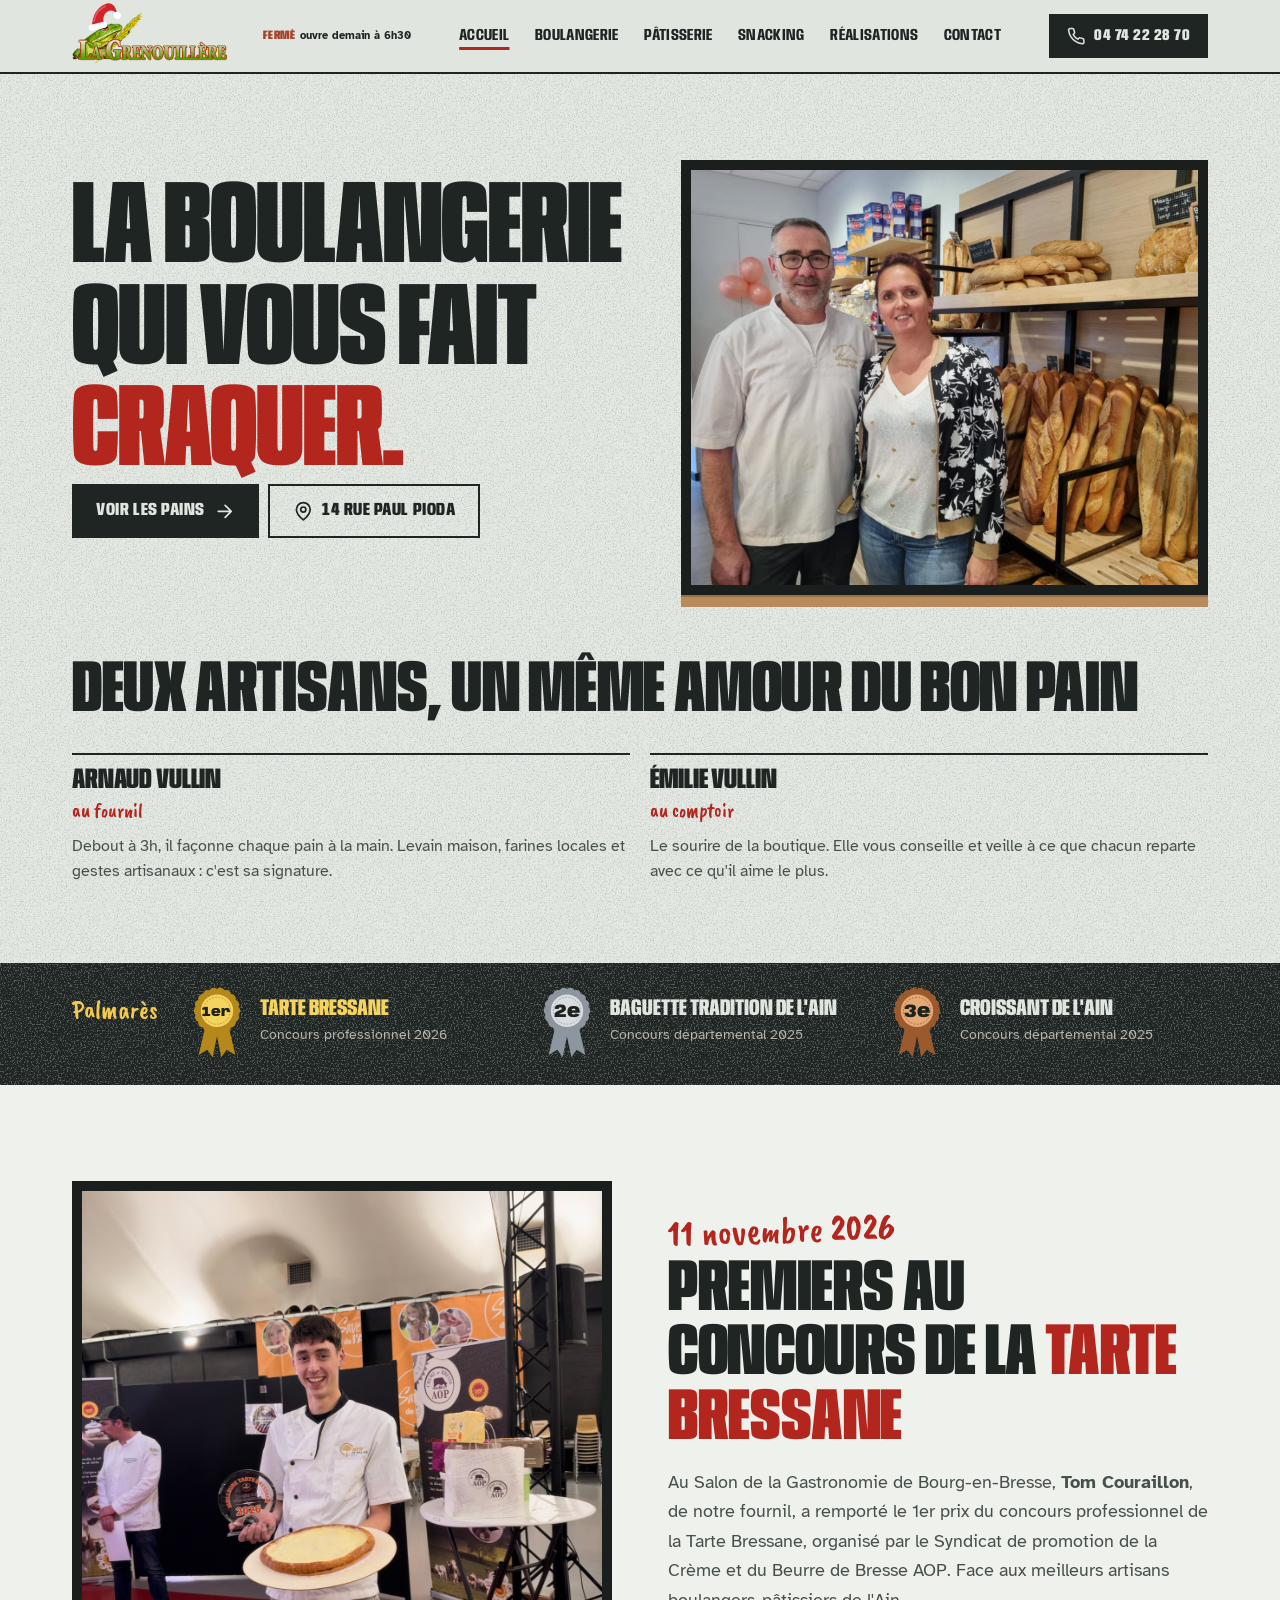
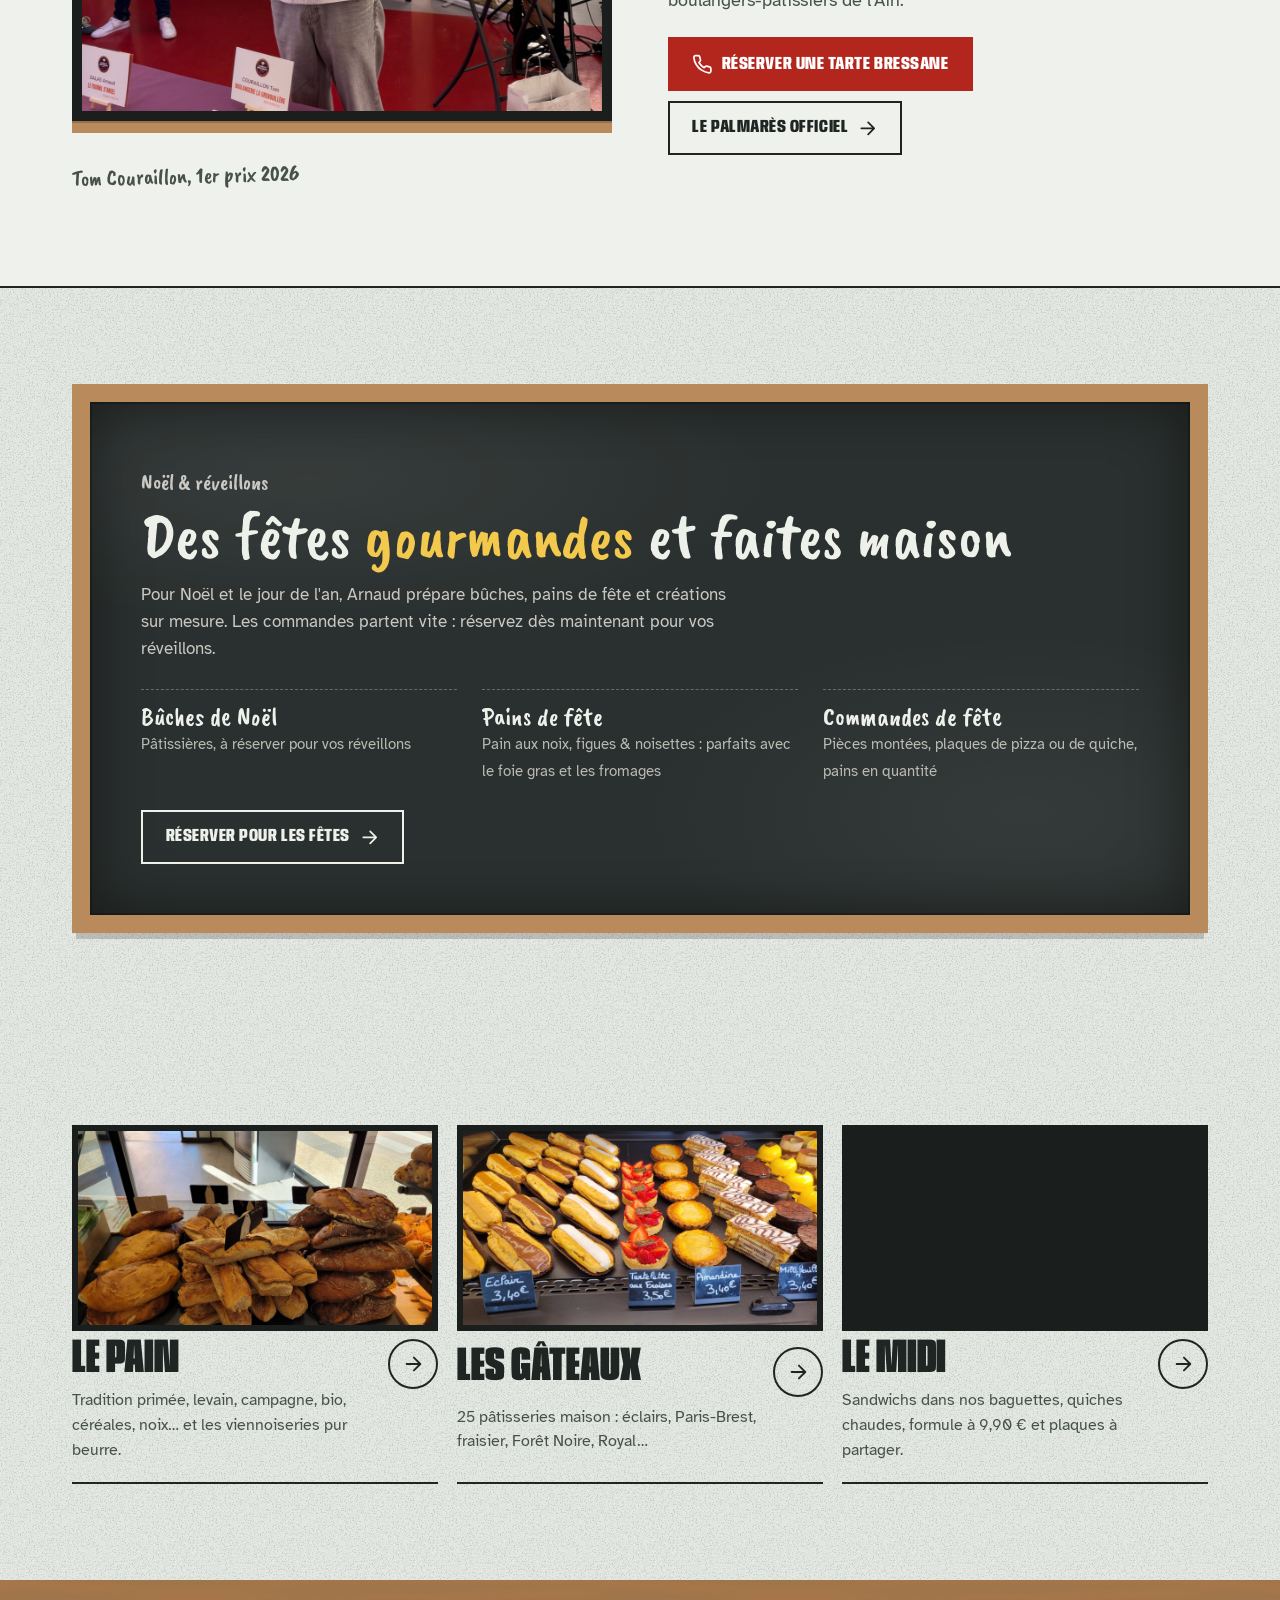
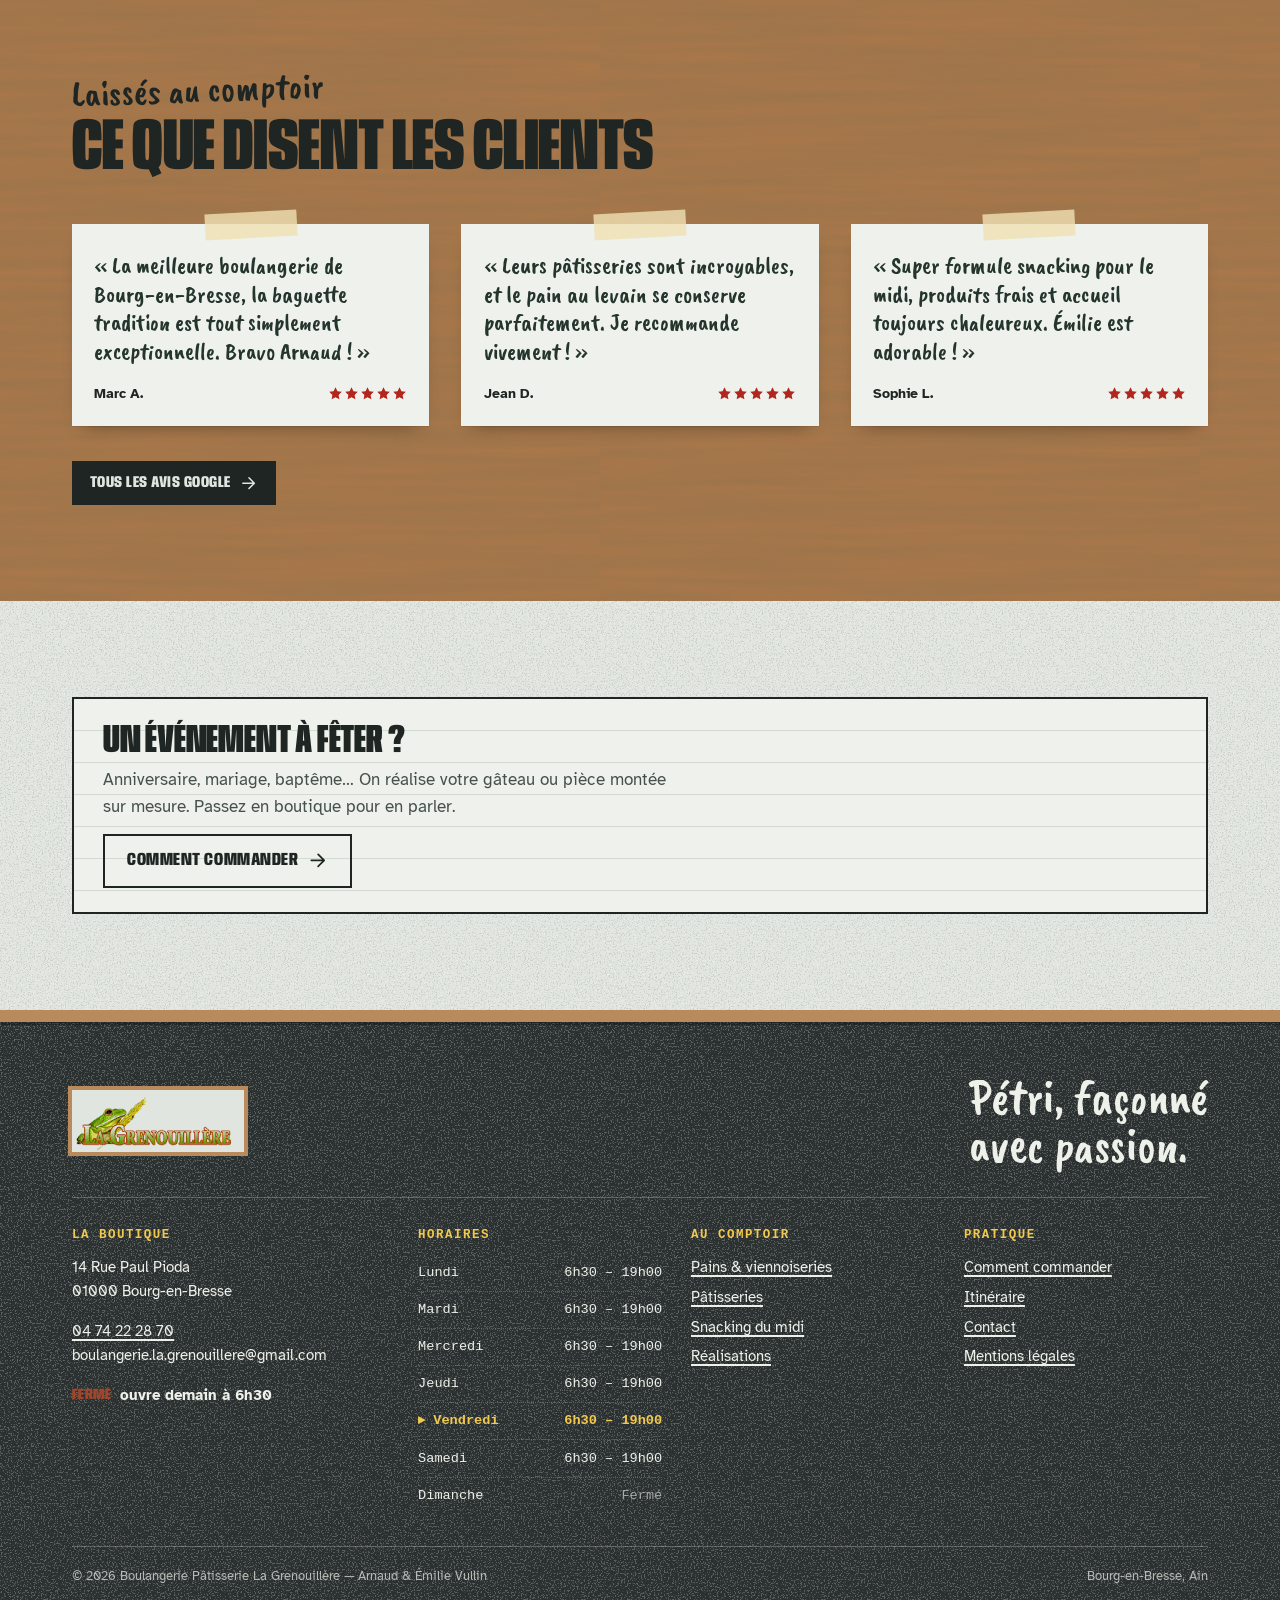
<file: index.html>
<!DOCTYPE html>
<html lang="fr" class="sans-js">

<head>
  <meta charset="UTF-8">
  <meta name="viewport" content="width=device-width, initial-scale=1, viewport-fit=cover">
  <title>Boulangerie Pâtisserie La Grenouillère — Artisan boulanger à Bourg-en-Bresse</title>
  <meta name="description"
    content="Boulangerie pâtisserie artisanale à Bourg-en-Bresse, tenue par Arnaud et Émilie Vullin. 1er prix du concours de la Tarte Bressane 2026, 2ème Baguette Tradition et 3ème Croissant de l'Ain 2025.">
  <meta name="robots" content="index, follow">
  <link rel="canonical" href="https://boulangerie-bourgenbresse.fr/">
  <meta name="theme-color" content="#F2ECE0">
  <meta name="format-detection" content="telephone=no">
  <link rel="icon" href="images/logo-grenouille.png" type="image/png">
  <link rel="apple-touch-icon" href="images/logo-grenouille.png">
  <meta property="og:title" content="Boulangerie Pâtisserie La Grenouillère — Artisan boulanger à Bourg-en-Bresse">
  <meta property="og:description"
    content="Boulangerie pâtisserie artisanale à Bourg-en-Bresse, tenue par Arnaud et Émilie Vullin. 1er prix du concours de la Tarte Bressane 2026, 2ème Baguette Tradition et 3ème Croissant de l'Ain 2025.">
  <meta property="og:type" content="website">
  <meta property="og:url" content="https://boulangerie-bourgenbresse.fr/">
  <meta property="og:image" content="https://boulangerie-bourgenbresse.fr/images/patron.png">
  <meta property="og:locale" content="fr_FR">
  <meta name="twitter:card" content="summary_large_image">
  <link rel="preconnect" href="https://fonts.googleapis.com">
  <link rel="preconnect" href="https://fonts.gstatic.com" crossorigin>
  <link rel="stylesheet"
    href="https://fonts.googleapis.com/css2?family=Anybody:wdth,wght@50..150,700..900&family=Atkinson+Hyperlegible:ital,wght@0,400;0,700;1,400&family=Caveat+Brush&display=swap">
  <link rel="preload" as="image" href="images/patron.png" fetchpriority="high">
  <link rel="stylesheet" href="style.css">
  <script src="js/saisons.js"></script>
  <script type="application/ld+json">
{
  "@context": "https://schema.org",
  "@type": "Bakery",
  "name": "Boulangerie Pâtisserie La Grenouillère",
  "description": "Boulangerie pâtisserie artisanale tenue par Arnaud et Émilie Vullin à Bourg-en-Bresse. 1er prix du concours de la Tarte Bressane 2026, 2ème Baguette Tradition et 3ème Croissant de l'Ain 2025.",
  "url": "https://boulangerie-bourgenbresse.fr/",
  "telephone": "+33474222870",
  "email": "boulangerie.la.grenouillere@gmail.com",
  "image": "https://boulangerie-bourgenbresse.fr/images/patron.png",
  "logo": "https://boulangerie-bourgenbresse.fr/images/logo-grenouille.png",
  "priceRange": "€",
  "servesCuisine": ["Boulangerie", "Pâtisserie française"],
  "address": { "@type": "PostalAddress", "streetAddress": "14 Rue Paul Pioda", "addressLocality": "Bourg-en-Bresse", "postalCode": "01000", "addressRegion": "Ain", "addressCountry": "FR" },
  "geo": { "@type": "GeoCoordinates", "latitude": 46.2059, "longitude": 5.2263 },
  "openingHoursSpecification": [{ "@type": "OpeningHoursSpecification", "dayOfWeek": ["Monday","Tuesday","Wednesday","Thursday","Friday","Saturday"], "opens": "06:30", "closes": "19:00" }],
  "award": ["1er prix du concours professionnel de la Tarte Bressane 2026", "2ème Baguette Tradition de l'Ain 2025", "3ème Croissant de l'Ain 2025"]
}
</script>
</head>

<body>
  <svg width="0" height="0" style="position:absolute" aria-hidden="true">
    <symbol id="i-phone" viewBox="0 0 24 24">
      <path
        d="M22 16.9v3a2 2 0 0 1-2.2 2 19.8 19.8 0 0 1-8.6-3.1 19.5 19.5 0 0 1-6-6A19.8 19.8 0 0 1 2.1 4.2 2 2 0 0 1 4.1 2h3a2 2 0 0 1 2 1.7c.1 1 .4 1.9.7 2.8a2 2 0 0 1-.5 2.1L8.1 9.9a16 16 0 0 0 6 6l1.3-1.3a2 2 0 0 1 2.1-.4c.9.3 1.8.6 2.8.7a2 2 0 0 1 1.7 2z" />
    </symbol>
    <symbol id="i-pin" viewBox="0 0 24 24">
      <path d="M20 10c0 6-8 12-8 12s-8-6-8-12a8 8 0 0 1 16 0z" />
      <circle cx="12" cy="10" r="3" />
    </symbol>
    <symbol id="i-nav" viewBox="0 0 24 24">
      <path d="M3 11 22 2l-9 19-2-8-8-2z" />
    </symbol>
    <symbol id="i-mail" viewBox="0 0 24 24">
      <rect x="2" y="4" width="20" height="16" rx="2" />
      <path d="m22 7-10 6L2 7" />
    </symbol>
    <symbol id="i-fleche" viewBox="0 0 24 24">
      <path d="M5 12h14M13 5l7 7-7 7" />
    </symbol>
    <symbol id="i-etoile" viewBox="0 0 24 24">
      <path d="m12 2 3.1 6.3 6.9 1-5 4.9 1.2 6.8-6.2-3.2-6.2 3.2L7 14.2 2 9.3l6.9-1z" />
    </symbol>
    <symbol id="i-insta" viewBox="0 0 24 24">
      <rect x="2" y="2" width="20" height="20" rx="5" />
      <circle cx="12" cy="12" r="4" />
      <path d="M17.5 6.5h.01" />
    </symbol>
    <symbol id="i-fb" viewBox="0 0 24 24">
      <path d="M18 2h-3a5 5 0 0 0-5 5v3H7v4h3v8h4v-8h3l1-4h-4V7a1 1 0 0 1 1-1h3z" />
    </symbol>
    <symbol id="i-info" viewBox="0 0 24 24">
      <circle cx="12" cy="12" r="10" />
      <path d="M12 16v-4M12 8h.01" />
    </symbol>
    <symbol id="i-camera" viewBox="0 0 24 24">
      <path d="M14.5 4h-5L7 7H4a2 2 0 0 0-2 2v9a2 2 0 0 0 2 2h16a2 2 0 0 0 2-2V9a2 2 0 0 0-2-2h-3z" />
      <circle cx="12" cy="13" r="3.5" />
    </symbol>
    <symbol id="i-croix" viewBox="0 0 24 24">
      <path d="M18 6 6 18M6 6l12 12" />
    </symbol>
    <symbol id="i-crayon" viewBox="0 0 24 24">
      <path d="M17 3a2.8 2.8 0 1 1 4 4L7.5 20.5 2 22l1.5-5.5z" />
    </symbol>
  </svg>
  <a class="lien-evitement" href="#contenu">Aller au contenu</a>

  <header class="entete">
    <div class="conteneur entete__inner">
      <a class="logo" href="index.html" aria-label="La Grenouillère, retour à l'accueil">
        <span class="logo__image"><img src="images/logo-grenouille.png" alt="" width="225" height="225"></span>
        <span class="logo__texte">Boulangerie · Pâtisserie</span>
      </a>
      <div class="statut entete__statut" data-statut role="status">
        <span class="statut__mot">Lun – Sam</span>
        <span class="statut__texte">6h30 – 19h00</span>
      </div>
      <nav class="nav" aria-label="Navigation principale">
        <ul>
          <li><a href="index.html" aria-current="page">Accueil</a></li>
          <li><a href="boulangerie.html">Boulangerie</a></li>
          <li><a href="patisserie.html">Pâtisserie</a></li>
          <li><a href="snacking.html">Snacking</a></li>
          <li><a href="realisations.html">Réalisations</a></li>
          <li><a href="contact.html">Contact</a></li>
        </ul>
      </nav>
      <a class="bouton bouton--plein bouton--petit entete__cta" href="tel:+33474222870"><svg class="icone "
          aria-hidden="true">
          <use href="#i-phone" />
        </svg> 04 74 22 28 70</a>
      <button class="burger" type="button" aria-label="Ouvrir le menu" aria-expanded="false"
        aria-controls="menu-mobile"><span
          class="burger__traits"><span></span><span></span><span></span></span>Menu</button>
    </div>
  </header>

  <div class="menu-mobile" id="menu-mobile" aria-hidden="true">
    <nav aria-label="Navigation mobile">
      <ul>
        <li><a class="menu-mobile__lien" href="index.html" aria-current="page">Accueil</a></li>
        <li><a class="menu-mobile__lien" href="boulangerie.html">Boulangerie</a></li>
        <li><a class="menu-mobile__lien" href="patisserie.html">Pâtisserie</a></li>
        <li><a class="menu-mobile__lien" href="snacking.html">Snacking</a></li>
        <li><a class="menu-mobile__lien" href="realisations.html">Réalisations</a></li>
        <li><a class="menu-mobile__lien" href="contact.html">Contact</a></li>
      </ul>
    </nav>
    <div class="menu-mobile__bas">
      <span class="statut" data-statut><span class="statut__mot">Lun – Sam</span><span class="statut__texte">6h30 –
          19h00</span></span>
      <span>14 Rue Paul Pioda, 01000 Bourg-en-Bresse</span>
      <a class="bouton bouton--accent" href="tel:+33474222870"><svg class="icone " aria-hidden="true">
          <use href="#i-phone" />
        </svg> Appeler la boulangerie</a>
      <a class="menu-mobile__instagram" href="https://www.instagram.com/boulangerie_la_grenouillere/" target="_blank" rel="noopener noreferrer" aria-label="Suivez-nous sur Instagram">
        <svg class="icone" aria-hidden="true"><use href="#i-insta" /></svg> Instagram
      </a>
    </div>
  </div>

  <main id="contenu">

    <section class="heros" aria-label="Bienvenue">
      <div class="conteneur">
        <div class="heros__grille">
          <div>
            <h1>La boulangerie qui vous fait <span class="rouge">craquer.</span></h1>
            <div class="heros__actions">
              <a class="bouton bouton--plein" href="boulangerie.html">Voir les pains<svg class="icone "
                  aria-hidden="true">
                  <use href="#i-fleche" />
                </svg></a>
              <a class="bouton bouton--contour"
                href="https://www.google.com/maps/dir/?api=1&destination=14+Rue+Paul+Pioda+01000+Bourg-en-Bresse"
                target="_blank" rel="noopener"><svg class="icone " aria-hidden="true">
                  <use href="#i-pin" />
                </svg> 14 rue Paul Pioda</a>
            </div>
          </div>
          <div class="heros__photo">
            <div class="cadre">
              <img src="images/patron.png"
                alt="Arnaud et Émilie Vullin dans leur boutique, devant les étagères de baguettes" width="1600"
                height="1200" fetchpriority="high" decoding="async">
            </div>
          </div>
          <div class="revele">
            <h2 class="titre" id="equipe-titre">Deux artisans, un même amour du
              bon pain</h2>
            <div class="duo">
              <div class="personne">
                <h3>Arnaud Vullin</h3>
                <span class="personne__role">au fournil</span>
                <p>Debout à 3h, il façonne chaque pain à la main. Levain maison, farines locales et gestes artisanaux :
                  c'est sa signature.</p>
              </div>
              <div class="personne">
                <h3>Émilie Vullin</h3>
                <span class="personne__role">au comptoir</span>
                <p>Le sourire de la boutique. Elle vous conseille et veille à ce que chacun reparte avec ce qu'il aime
                  le plus.</p>
              </div>
            </div>
          </div>
        </div>
      </div>
    </section>

    <section class="palmares" aria-label="Nos récompenses">
      <div class="conteneur palmares__inner">
        <p class="palmares__titre">Palmarès</p>
        <div class="palmares__item palmares__item--or"><svg class="rosette" viewBox="0 0 100 130" aria-hidden="true">
            <path d="M30 66 16 126l16-10 10 14 12-58z" fill="#B4881A" />
            <path d="M70 66l14 60-16-10-10 14-12-58z" fill="#B4881A" />
            <g fill="#B4881A">
              <circle cx="84.0" cy="44.0" r="9" />
              <circle cx="81.9" cy="55.6" r="9" />
              <circle cx="76.0" cy="65.9" r="9" />
              <circle cx="67.0" cy="73.4" r="9" />
              <circle cx="55.9" cy="77.5" r="9" />
              <circle cx="44.1" cy="77.5" r="9" />
              <circle cx="33.0" cy="73.4" r="9" />
              <circle cx="24.0" cy="65.9" r="9" />
              <circle cx="18.1" cy="55.6" r="9" />
              <circle cx="16.0" cy="44.0" r="9" />
              <circle cx="18.1" cy="32.4" r="9" />
              <circle cx="24.0" cy="22.1" r="9" />
              <circle cx="33.0" cy="14.6" r="9" />
              <circle cx="44.1" cy="10.5" r="9" />
              <circle cx="55.9" cy="10.5" r="9" />
              <circle cx="67.0" cy="14.6" r="9" />
              <circle cx="76.0" cy="22.1" r="9" />
              <circle cx="81.9" cy="32.4" r="9" />
            </g>
            <circle cx="50" cy="44" r="36" fill="#B4881A" />
            <circle cx="50" cy="44" r="30" fill="#F4D35E" />
            <circle cx="50" cy="44" r="25" fill="none" stroke="#B4881A" stroke-width="1.5" stroke-dasharray="3 3" />
            <text x="50" y="53" text-anchor="middle" font-family="Anybody, Arial Narrow, sans-serif" font-weight="900"
              font-size="25" fill="#1B231C">1er</text>
          </svg>
          <div><strong>Tarte Bressane</strong><span>Concours professionnel 2026</span></div>
        </div>
        <div class="palmares__item"><svg class="rosette" viewBox="0 0 100 130" aria-hidden="true">
            <path d="M30 66 16 126l16-10 10 14 12-58z" fill="#8D959E" />
            <path d="M70 66l14 60-16-10-10 14-12-58z" fill="#8D959E" />
            <g fill="#8D959E">
              <circle cx="84.0" cy="44.0" r="9" />
              <circle cx="81.9" cy="55.6" r="9" />
              <circle cx="76.0" cy="65.9" r="9" />
              <circle cx="67.0" cy="73.4" r="9" />
              <circle cx="55.9" cy="77.5" r="9" />
              <circle cx="44.1" cy="77.5" r="9" />
              <circle cx="33.0" cy="73.4" r="9" />
              <circle cx="24.0" cy="65.9" r="9" />
              <circle cx="18.1" cy="55.6" r="9" />
              <circle cx="16.0" cy="44.0" r="9" />
              <circle cx="18.1" cy="32.4" r="9" />
              <circle cx="24.0" cy="22.1" r="9" />
              <circle cx="33.0" cy="14.6" r="9" />
              <circle cx="44.1" cy="10.5" r="9" />
              <circle cx="55.9" cy="10.5" r="9" />
              <circle cx="67.0" cy="14.6" r="9" />
              <circle cx="76.0" cy="22.1" r="9" />
              <circle cx="81.9" cy="32.4" r="9" />
            </g>
            <circle cx="50" cy="44" r="36" fill="#8D959E" />
            <circle cx="50" cy="44" r="30" fill="#D9DDE2" />
            <circle cx="50" cy="44" r="25" fill="none" stroke="#8D959E" stroke-width="1.5" stroke-dasharray="3 3" />
            <text x="50" y="56" text-anchor="middle" font-family="Anybody, Arial Narrow, sans-serif" font-weight="900"
              font-size="34" fill="#1B231C">2e</text>
          </svg>
          <div><strong>Baguette Tradition de l'Ain</strong><span>Concours départemental 2025</span></div>
        </div>
        <div class="palmares__item"><svg class="rosette" viewBox="0 0 100 130" aria-hidden="true">
            <path d="M30 66 16 126l16-10 10 14 12-58z" fill="#9A5A2E" />
            <path d="M70 66l14 60-16-10-10 14-12-58z" fill="#9A5A2E" />
            <g fill="#9A5A2E">
              <circle cx="84.0" cy="44.0" r="9" />
              <circle cx="81.9" cy="55.6" r="9" />
              <circle cx="76.0" cy="65.9" r="9" />
              <circle cx="67.0" cy="73.4" r="9" />
              <circle cx="55.9" cy="77.5" r="9" />
              <circle cx="44.1" cy="77.5" r="9" />
              <circle cx="33.0" cy="73.4" r="9" />
              <circle cx="24.0" cy="65.9" r="9" />
              <circle cx="18.1" cy="55.6" r="9" />
              <circle cx="16.0" cy="44.0" r="9" />
              <circle cx="18.1" cy="32.4" r="9" />
              <circle cx="24.0" cy="22.1" r="9" />
              <circle cx="33.0" cy="14.6" r="9" />
              <circle cx="44.1" cy="10.5" r="9" />
              <circle cx="55.9" cy="10.5" r="9" />
              <circle cx="67.0" cy="14.6" r="9" />
              <circle cx="76.0" cy="22.1" r="9" />
              <circle cx="81.9" cy="32.4" r="9" />
            </g>
            <circle cx="50" cy="44" r="36" fill="#9A5A2E" />
            <circle cx="50" cy="44" r="30" fill="#E4A974" />
            <circle cx="50" cy="44" r="25" fill="none" stroke="#9A5A2E" stroke-width="1.5" stroke-dasharray="3 3" />
            <text x="50" y="56" text-anchor="middle" font-family="Anybody, Arial Narrow, sans-serif" font-weight="900"
              font-size="34" fill="#1B231C">3e</text>
          </svg>
          <div><strong>Croissant de l'Ain</strong><span>Concours départemental 2025</span></div>
        </div>
      </div>
    </section>

    <section class="section victoire" aria-labelledby="victoire-titre">
      <div class="conteneur victoire__grille">
        <figure class="victoire__photo revele" style="margin:0">
          <div class="cadre"><img src="images/tarte-bressane-primee.jpg"
              alt="Tom Couraillon présente sa tarte bressane et son trophée du concours 2026" width="1200" height="1600"
              loading="lazy" decoding="async"></div>
          <figcaption class="legende-main">Tom Couraillon, 1er prix 2026</figcaption>
        </figure>
        <div class="revele">
          <h2 class="titre" id="victoire-titre"><span class="craie">11 novembre 2026</span>Premiers au concours de la
            <span class="rouge">tarte bressane</span>
          </h2>
          <p class="chapo">Au Salon de la Gastronomie de Bourg-en-Bresse, <strong>Tom Couraillon</strong>, de notre
            fournil, a remporté le 1er prix du concours professionnel de la Tarte Bressane, organisé par le Syndicat de
            promotion de la Crème et du Beurre de Bresse AOP. Face aux meilleurs artisans boulangers-pâtissiers de
            l'Ain.</p>
          <div class="heros__actions" style="margin-top:1.4rem">
            <a class="bouton bouton--accent" href="tel:+33474222870"><svg class="icone " aria-hidden="true">
                <use href="#i-phone" />
              </svg> Réserver une tarte bressane</a>
            <a class="bouton bouton--contour" href="https://aoc-creme-beurre-bresse.fr/concours-tarte-bressane-2026/"
              target="_blank" rel="noopener">Le palmarès officiel <svg class="icone " aria-hidden="true">
                <use href="#i-fleche" />
              </svg></a>
          </div>
        </div>
      </div>
    </section>

    <section class="section" id="vedette-saison" hidden aria-labelledby="vedette-titre">
      <div class="conteneur">
        <div class="ardoise revele">
          <p class="ardoise__surtitre" data-v="surtitre"></p>
          <h2 class="ardoise__titre" id="vedette-titre" data-v="titre"></h2>
          <p data-v="texte"></p>
          <ul class="ardoise__liste" data-v="produits"></ul>
          <a class="bouton bouton--craie" data-v="cta" href="contact.html"><span></span> <svg class="icone "
              aria-hidden="true">
              <use href="#i-fleche" />
            </svg></a>
        </div>
      </div>
    </section>

    <section class="section" aria-labelledby="rayons-titre">
      <div class="conteneur">
        <h2 class="visually-hidden" id="rayons-titre">Nos rayons</h2>
        <nav class="rayons" aria-label="Nos rayons">
          <a class="rayon revele" href="boulangerie.html"><span class="rayon__photo"><img src="images/vitrine-pain.jpg"
                alt="" width="1600" height="1200" loading="lazy" decoding="async"></span><span class="rayon__nom">Le
              pain</span><span class="rayon__desc">Tradition primée, levain, campagne, bio, céréales, noix… et les
              viennoiseries pur beurre.</span><span class="rayon__fleche"><svg class="icone " aria-hidden="true">
                <use href="#i-fleche" />
              </svg></span></a>
          <a class="rayon revele" href="patisserie.html"><span class="rayon__photo"><img
                src="images/vitrine-patisserie.jpg" alt="" width="1600" height="1200" loading="lazy"
                decoding="async"></span><span class="rayon__nom">Les gâteaux</span><span class="rayon__desc">25
              pâtisseries maison : éclairs, Paris-Brest, fraisier, Forêt Noire, Royal…</span><span
              class="rayon__fleche"><svg class="icone " aria-hidden="true">
                <use href="#i-fleche" />
              </svg></span></a>
          <a class="rayon revele" href="snacking.html"><span class="rayon__photo"><img src="images/vitrine-snacking.jpg"
                alt="" width="1600" height="1200" loading="lazy" decoding="async"></span><span class="rayon__nom">Le
              midi</span><span class="rayon__desc">Sandwichs dans nos baguettes, quiches chaudes, formule à 9,90&nbsp;€
              et plaques à partager.</span><span class="rayon__fleche"><svg class="icone " aria-hidden="true">
                <use href="#i-fleche" />
              </svg></span></a>
        </nav>
      </div>
    </section>

    <section class="section section--kraft" aria-labelledby="avis-titre">
      <div class="conteneur">
        <div class="entete-section revele">
          <h2 class="titre" id="avis-titre"><span class="craie" style="color:var(--encre)">Laissés au comptoir</span>Ce
            que disent les clients</h2>
        </div>
        <div class="mots">
          <figure class="mot revele">
            <blockquote>« La meilleure boulangerie de Bourg-en-Bresse, la baguette tradition est tout simplement
              exceptionnelle. Bravo Arnaud ! »</blockquote>
            <figcaption>Marc A. <span class="etoiles" role="img" aria-label="5 étoiles sur 5"><svg
                  class="icone icone--plein" aria-hidden="true">
                  <use href="#i-etoile" />
                </svg><svg class="icone icone--plein" aria-hidden="true">
                  <use href="#i-etoile" />
                </svg><svg class="icone icone--plein" aria-hidden="true">
                  <use href="#i-etoile" />
                </svg><svg class="icone icone--plein" aria-hidden="true">
                  <use href="#i-etoile" />
                </svg><svg class="icone icone--plein" aria-hidden="true">
                  <use href="#i-etoile" />
                </svg></span></figcaption>
          </figure>
          <figure class="mot revele">
            <blockquote>« Leurs pâtisseries sont incroyables, et le pain au levain se conserve parfaitement. Je
              recommande vivement ! »</blockquote>
            <figcaption>Jean D. <span class="etoiles" role="img" aria-label="5 étoiles sur 5"><svg
                  class="icone icone--plein" aria-hidden="true">
                  <use href="#i-etoile" />
                </svg><svg class="icone icone--plein" aria-hidden="true">
                  <use href="#i-etoile" />
                </svg><svg class="icone icone--plein" aria-hidden="true">
                  <use href="#i-etoile" />
                </svg><svg class="icone icone--plein" aria-hidden="true">
                  <use href="#i-etoile" />
                </svg><svg class="icone icone--plein" aria-hidden="true">
                  <use href="#i-etoile" />
                </svg></span></figcaption>
          </figure>
          <figure class="mot revele">
            <blockquote>« Super formule snacking pour le midi, produits frais et accueil toujours chaleureux. Émilie est
              adorable ! »</blockquote>
            <figcaption>Sophie L. <span class="etoiles" role="img" aria-label="5 étoiles sur 5"><svg
                  class="icone icone--plein" aria-hidden="true">
                  <use href="#i-etoile" />
                </svg><svg class="icone icone--plein" aria-hidden="true">
                  <use href="#i-etoile" />
                </svg><svg class="icone icone--plein" aria-hidden="true">
                  <use href="#i-etoile" />
                </svg><svg class="icone icone--plein" aria-hidden="true">
                  <use href="#i-etoile" />
                </svg><svg class="icone icone--plein" aria-hidden="true">
                  <use href="#i-etoile" />
                </svg></span></figcaption>
          </figure>
        </div>
        <div class="avis-google"><a class="bouton bouton--plein bouton--petit"
            href="https://www.google.com/maps/search/?api=1&query=Boulangerie+La+Grenouill%C3%A8re+14+Rue+Paul+Pioda+01000+Bourg-en-Bresse"
            target="_blank" rel="noopener">Tous les avis Google <svg class="icone " aria-hidden="true">
              <use href="#i-fleche" />
            </svg></a></div>
      </div>
    </section>

    <section class="section">
      <div class="conteneur">
        <div class="bon revele">
          <h2>Un événement à fêter ?</h2>
          <p>Anniversaire, mariage, baptême… On réalise votre gâteau ou pièce montée sur mesure. Passez en boutique
            pour en parler.</p>
          <div class="bon__actions">
            <a class="bouton bouton--contour" href="contact.html#commander">Comment commander <svg class="icone "
                aria-hidden="true">
                <use href="#i-fleche" />
              </svg></a>
          </div>
        </div>
      </div>
    </section>
  </main>

  <footer class="pied">
    <div class="conteneur">
      <div class="pied__haut">
        <span class="logo__image"><img src="images/logo-grenouille.png" alt="" width="225" height="225"
            loading="lazy"></span>
        <p class="pied__devise">Pétri, façonné<br>avec passion.</p>
      </div>
      <div class="pied__grille">
        <div>
          <h4>La boutique</h4>
          <p>14 Rue Paul Pioda<br>01000 Bourg-en-Bresse</p>
          <p><a href="tel:+33474222870">04 74 22 28 70</a><br><span
              style="overflow-wrap:anywhere">boulangerie.la.grenouillere@gmail.com</span></p>
          <span class="statut" data-statut><span class="statut__mot">Lun – Sam</span><span class="statut__texte">6h30 –
              19h00</span></span>
        </div>
        <div>
          <h4>Horaires</h4>
          <table class="horaires">
            <caption class="visually-hidden">Horaires d'ouverture</caption>
            <tbody>
              <tr data-jour="1">
                <td>Lundi</td>
                <td>6h30 – 19h00</td>
              </tr>
              <tr data-jour="2">
                <td>Mardi</td>
                <td>6h30 – 19h00</td>
              </tr>
              <tr data-jour="3">
                <td>Mercredi</td>
                <td>6h30 – 19h00</td>
              </tr>
              <tr data-jour="4">
                <td>Jeudi</td>
                <td>6h30 – 19h00</td>
              </tr>
              <tr data-jour="5">
                <td>Vendredi</td>
                <td>6h30 – 19h00</td>
              </tr>
              <tr data-jour="6">
                <td>Samedi</td>
                <td>6h30 – 19h00</td>
              </tr>
              <tr data-jour="0">
                <td>Dimanche</td>
                <td class="ferme">Fermé</td>
              </tr>
            </tbody>
          </table>
        </div>
        <div>
          <h4>Au comptoir</h4>
          <ul>
            <li><a href="boulangerie.html">Pains & viennoiseries</a></li>
            <li><a href="patisserie.html">Pâtisseries</a></li>
            <li><a href="snacking.html">Snacking du midi</a></li>
            <li><a href="realisations.html">Réalisations</a></li>
          </ul>
        </div>
        <div>
          <h4>Pratique</h4>
          <ul>
            <li><a href="contact.html#commander">Comment commander</a></li>
            <li><a href="https://www.google.com/maps/dir/?api=1&destination=14+Rue+Paul+Pioda+01000+Bourg-en-Bresse"
                target="_blank" rel="noopener">Itinéraire</a></li>
            <li><a href="contact.html">Contact</a></li>
            <li><a href="mentions-legales.html">Mentions légales</a></li>
          </ul>
        </div>
      </div>
      <div class="pied__bas">
        <span>© <span data-annee>2026</span> Boulangerie Pâtisserie La Grenouillère — Arnaud &amp; Émilie Vullin</span>
        <span>Bourg-en-Bresse, Ain</span>
      </div>
    </div>
  </footer>

  <nav class="barre-mobile" aria-label="Actions rapides">
    <a href="https://www.google.com/maps/dir/?api=1&destination=14+Rue+Paul+Pioda+01000+Bourg-en-Bresse" target="_blank"
      rel="noopener"><svg class="icone " aria-hidden="true">
        <use href="#i-nav" />
      </svg>Y aller</a>
    <a href="contact.html"><svg class="icone " aria-hidden="true">
        <use href="#i-pin" />
      </svg>Contact</a>
    <a class="barre-mobile__principal" href="tel:+33474222870"><svg class="icone " aria-hidden="true">
        <use href="#i-phone" />
      </svg>Appeler</a>
  </nav>

  <script src="js/main.js" defer></script>
</body>

</html>
</file>
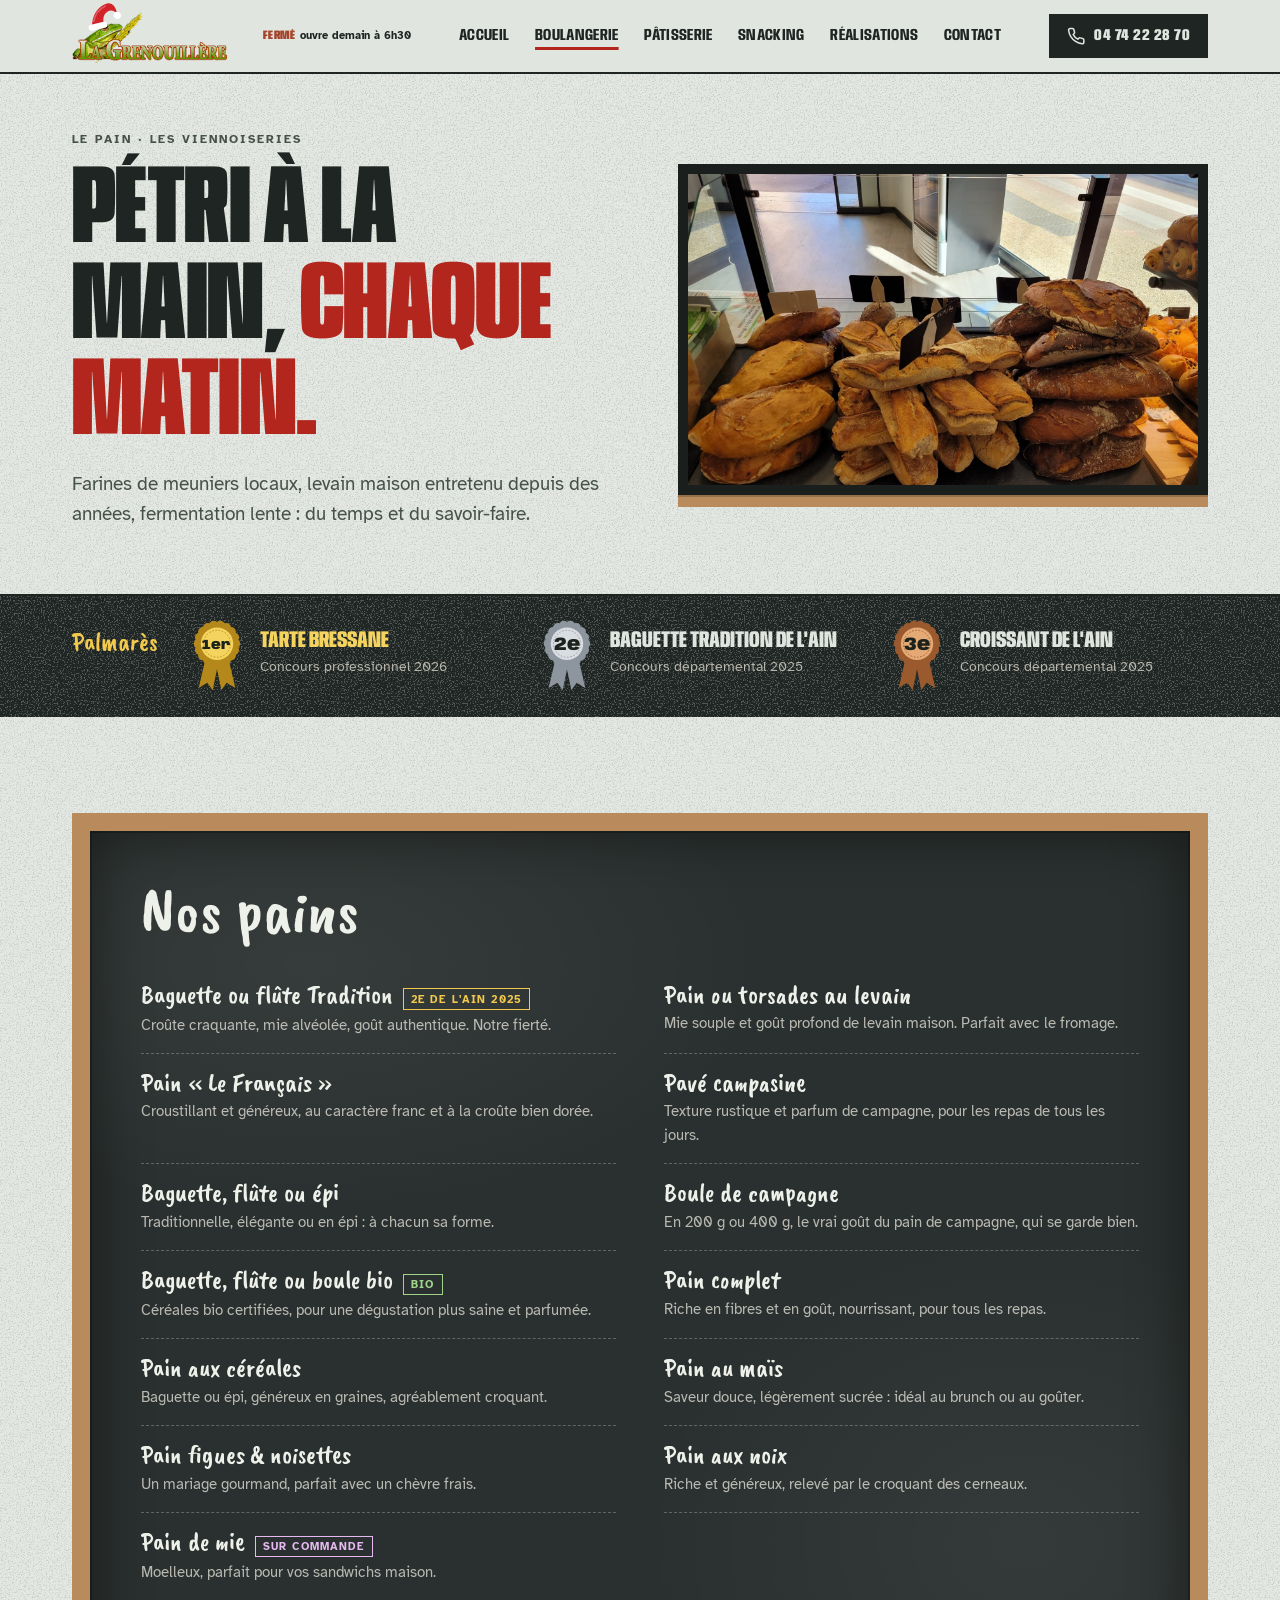
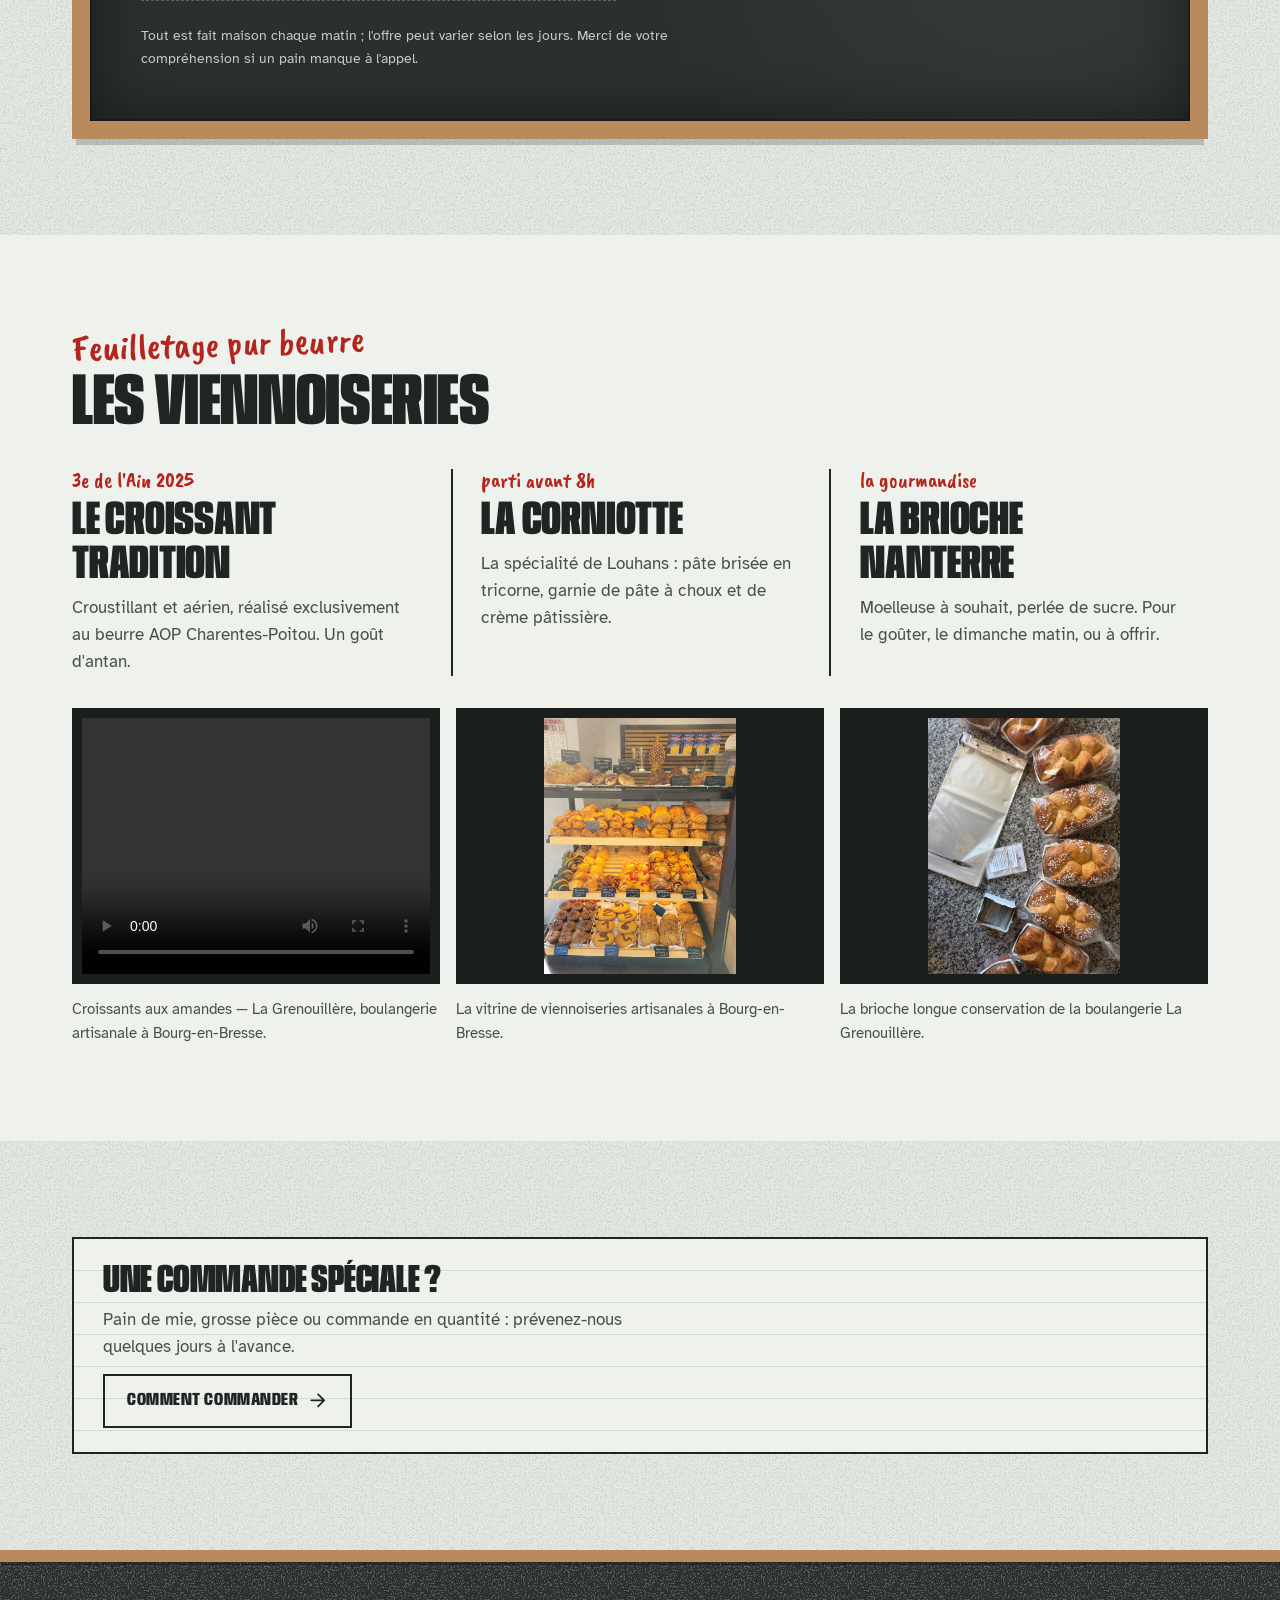
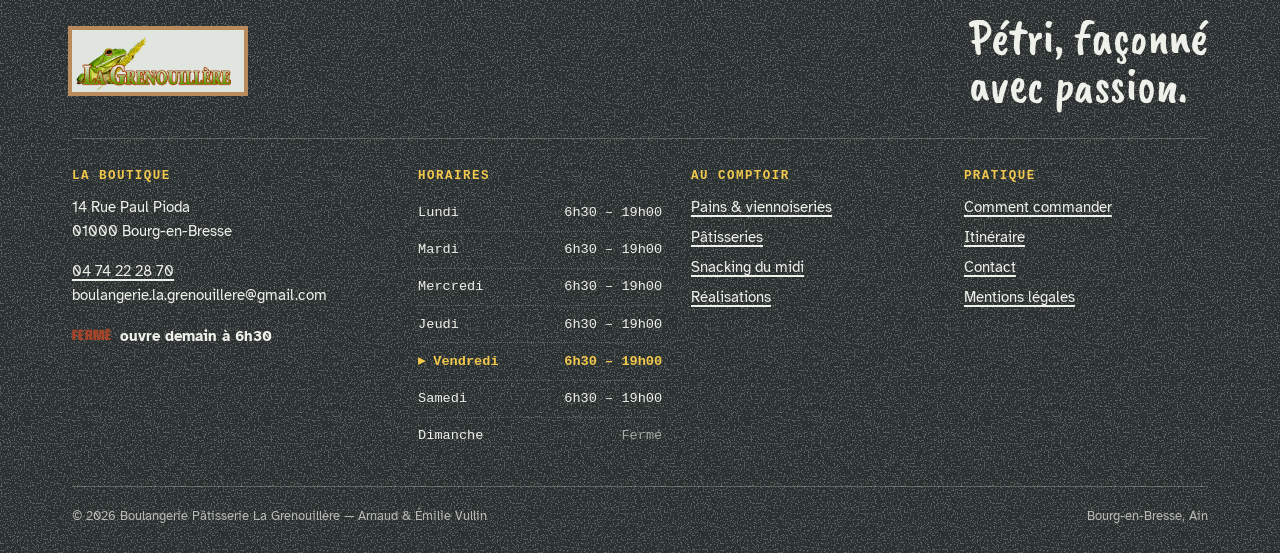
<file: boulangerie.html>
<!DOCTYPE html>
<html lang="fr" class="sans-js">

<head>
  <meta charset="UTF-8">
  <meta name="viewport" content="width=device-width, initial-scale=1, viewport-fit=cover">
  <title>Nos pains & viennoiseries — La Grenouillère, Bourg-en-Bresse</title>
  <meta name="description"
    content="Boulangerie artisanale à Bourg-en-Bresse : baguette tradition primée, pains au levain et viennoiseries pur beurre, croissants aux amandes et brioche longue conservation.">
  <meta name="robots" content="index, follow">
  <link rel="canonical" href="https://boulangerie-bourgenbresse.fr/boulangerie.html">
  <meta name="theme-color" content="#F2ECE0">
  <meta name="format-detection" content="telephone=no">
  <link rel="icon" href="images/logo-grenouille.png" type="image/png">
  <link rel="apple-touch-icon" href="images/logo-grenouille.png">
  <meta property="og:title" content="Nos pains & viennoiseries — La Grenouillère, Bourg-en-Bresse">
  <meta property="og:description"
    content="Boulangerie artisanale à Bourg-en-Bresse : baguette tradition primée, pains au levain et viennoiseries pur beurre, croissants aux amandes et brioche longue conservation.">
  <meta property="og:type" content="website">
  <meta property="og:url" content="https://boulangerie-bourgenbresse.fr/boulangerie.html">
  <meta property="og:image" content="https://boulangerie-bourgenbresse.fr/images/patron.png">
  <meta property="og:locale" content="fr_FR">
  <meta name="twitter:card" content="summary_large_image">
  <link rel="preconnect" href="https://fonts.googleapis.com">
  <link rel="preconnect" href="https://fonts.gstatic.com" crossorigin>
  <link rel="stylesheet"
    href="https://fonts.googleapis.com/css2?family=Anybody:wdth,wght@50..150,700..900&family=Atkinson+Hyperlegible:ital,wght@0,400;0,700;1,400&family=Caveat+Brush&display=swap">
  <link rel="stylesheet" href="style.css">
  <script src="js/saisons.js"></script>

</head>

<body>
  <svg width="0" height="0" style="position:absolute" aria-hidden="true">
    <symbol id="i-phone" viewBox="0 0 24 24">
      <path
        d="M22 16.9v3a2 2 0 0 1-2.2 2 19.8 19.8 0 0 1-8.6-3.1 19.5 19.5 0 0 1-6-6A19.8 19.8 0 0 1 2.1 4.2 2 2 0 0 1 4.1 2h3a2 2 0 0 1 2 1.7c.1 1 .4 1.9.7 2.8a2 2 0 0 1-.5 2.1L8.1 9.9a16 16 0 0 0 6 6l1.3-1.3a2 2 0 0 1 2.1-.4c.9.3 1.8.6 2.8.7a2 2 0 0 1 1.7 2z" />
    </symbol>
    <symbol id="i-pin" viewBox="0 0 24 24">
      <path d="M20 10c0 6-8 12-8 12s-8-6-8-12a8 8 0 0 1 16 0z" />
      <circle cx="12" cy="10" r="3" />
    </symbol>
    <symbol id="i-nav" viewBox="0 0 24 24">
      <path d="M3 11 22 2l-9 19-2-8-8-2z" />
    </symbol>
    <symbol id="i-mail" viewBox="0 0 24 24">
      <rect x="2" y="4" width="20" height="16" rx="2" />
      <path d="m22 7-10 6L2 7" />
    </symbol>
    <symbol id="i-fleche" viewBox="0 0 24 24">
      <path d="M5 12h14M13 5l7 7-7 7" />
    </symbol>
    <symbol id="i-etoile" viewBox="0 0 24 24">
      <path d="m12 2 3.1 6.3 6.9 1-5 4.9 1.2 6.8-6.2-3.2-6.2 3.2L7 14.2 2 9.3l6.9-1z" />
    </symbol>
    <symbol id="i-insta" viewBox="0 0 24 24">
      <rect x="2" y="2" width="20" height="20" rx="5" />
      <circle cx="12" cy="12" r="4" />
      <path d="M17.5 6.5h.01" />
    </symbol>
    <symbol id="i-fb" viewBox="0 0 24 24">
      <path d="M18 2h-3a5 5 0 0 0-5 5v3H7v4h3v8h4v-8h3l1-4h-4V7a1 1 0 0 1 1-1h3z" />
    </symbol>
    <symbol id="i-info" viewBox="0 0 24 24">
      <circle cx="12" cy="12" r="10" />
      <path d="M12 16v-4M12 8h.01" />
    </symbol>
    <symbol id="i-camera" viewBox="0 0 24 24">
      <path d="M14.5 4h-5L7 7H4a2 2 0 0 0-2 2v9a2 2 0 0 0 2 2h16a2 2 0 0 0 2-2V9a2 2 0 0 0-2-2h-3z" />
      <circle cx="12" cy="13" r="3.5" />
    </symbol>
    <symbol id="i-croix" viewBox="0 0 24 24">
      <path d="M18 6 6 18M6 6l12 12" />
    </symbol>
    <symbol id="i-crayon" viewBox="0 0 24 24">
      <path d="M17 3a2.8 2.8 0 1 1 4 4L7.5 20.5 2 22l1.5-5.5z" />
    </symbol>
  </svg>
  <a class="lien-evitement" href="#contenu">Aller au contenu</a>

  <header class="entete">
    <div class="conteneur entete__inner">
      <a class="logo" href="index.html" aria-label="La Grenouillère, retour à l'accueil">
        <span class="logo__image"><img src="images/logo-grenouille.png" alt="" width="225" height="225"></span>
        <span class="logo__texte">Boulangerie · Pâtisserie</span>
      </a>
      <div class="statut entete__statut" data-statut role="status">
        <span class="statut__mot">Lun – Sam</span>
        <span class="statut__texte">6h30 – 19h00</span>
      </div>
      <nav class="nav" aria-label="Navigation principale">
        <ul>
          <li><a href="index.html">Accueil</a></li>
          <li><a href="boulangerie.html" aria-current="page">Boulangerie</a></li>
          <li><a href="patisserie.html">Pâtisserie</a></li>
          <li><a href="snacking.html">Snacking</a></li>
          <li><a href="realisations.html">Réalisations</a></li>
          <li><a href="contact.html">Contact</a></li>
        </ul>
      </nav>
      <a class="bouton bouton--plein bouton--petit entete__cta" href="tel:+33474222870"><svg class="icone "
          aria-hidden="true">
          <use href="#i-phone" />
        </svg> 04 74 22 28 70</a>
      <button class="burger" type="button" aria-label="Ouvrir le menu" aria-expanded="false"
        aria-controls="menu-mobile"><span
          class="burger__traits"><span></span><span></span><span></span></span>Menu</button>
    </div>
  </header>

  <div class="menu-mobile" id="menu-mobile" aria-hidden="true">
    <nav aria-label="Navigation mobile">
      <ul>
        <li><a class="menu-mobile__lien" href="index.html">Accueil</a></li>
        <li><a class="menu-mobile__lien" href="boulangerie.html" aria-current="page">Boulangerie</a></li>
        <li><a class="menu-mobile__lien" href="patisserie.html">Pâtisserie</a></li>
        <li><a class="menu-mobile__lien" href="snacking.html">Snacking</a></li>
        <li><a class="menu-mobile__lien" href="realisations.html">Réalisations</a></li>
        <li><a class="menu-mobile__lien" href="contact.html">Contact</a></li>
      </ul>
    </nav>
    <div class="menu-mobile__bas">
      <span class="statut" data-statut><span class="statut__mot">Lun – Sam</span><span
          class="statut__texte">6h30 – 19h00</span></span>
      <span>14 Rue Paul Pioda, 01000 Bourg-en-Bresse</span>
      <a class="bouton bouton--accent" href="tel:+33474222870"><svg class="icone " aria-hidden="true">
          <use href="#i-phone" />
        </svg> Appeler la boulangerie</a>
      <a class="menu-mobile__instagram" href="https://www.instagram.com/boulangerie_la_grenouillere/" target="_blank" rel="noopener noreferrer" aria-label="Suivez-nous sur Instagram">
        <svg class="icone" aria-hidden="true"><use href="#i-insta" /></svg> Instagram
      </a>
    </div>
  </div>

  <main id="contenu">


    <section class="page-heros page-heros--photo">
      <div class="conteneur">
        <div class="page-heros__contenu">
          <span class="page-heros__surtitre">Le pain · Les viennoiseries</span>
          <h1>Pétri à la main, <span class="rouge">chaque matin.</span></h1>
          <p>Farines de meuniers locaux, levain maison entretenu depuis des années, fermentation lente : du temps et du
            savoir-faire.</p>
        </div>
        <figure class="page-heros__image page-heros__image--pain cadre">
          <img src="images/vitrine-pain.jpg" alt="Pains artisanaux présentés dans la vitrine de la boulangerie" width="1600" height="1200" fetchpriority="high" decoding="async">
        </figure>
      </div>
    </section>

    <section class="palmares" aria-label="Nos récompenses">
      <div class="conteneur palmares__inner">
        <p class="palmares__titre">Palmarès</p>
        <div class="palmares__item palmares__item--or"><svg class="rosette" viewBox="0 0 100 130" aria-hidden="true">
            <path d="M30 66 16 126l16-10 10 14 12-58z" fill="#B4881A" />
            <path d="M70 66l14 60-16-10-10 14-12-58z" fill="#B4881A" />
            <g fill="#B4881A">
              <circle cx="84.0" cy="44.0" r="9" />
              <circle cx="81.9" cy="55.6" r="9" />
              <circle cx="76.0" cy="65.9" r="9" />
              <circle cx="67.0" cy="73.4" r="9" />
              <circle cx="55.9" cy="77.5" r="9" />
              <circle cx="44.1" cy="77.5" r="9" />
              <circle cx="33.0" cy="73.4" r="9" />
              <circle cx="24.0" cy="65.9" r="9" />
              <circle cx="18.1" cy="55.6" r="9" />
              <circle cx="16.0" cy="44.0" r="9" />
              <circle cx="18.1" cy="32.4" r="9" />
              <circle cx="24.0" cy="22.1" r="9" />
              <circle cx="33.0" cy="14.6" r="9" />
              <circle cx="44.1" cy="10.5" r="9" />
              <circle cx="55.9" cy="10.5" r="9" />
              <circle cx="67.0" cy="14.6" r="9" />
              <circle cx="76.0" cy="22.1" r="9" />
              <circle cx="81.9" cy="32.4" r="9" />
            </g>
            <circle cx="50" cy="44" r="36" fill="#B4881A" />
            <circle cx="50" cy="44" r="30" fill="#F4D35E" />
            <circle cx="50" cy="44" r="25" fill="none" stroke="#B4881A" stroke-width="1.5" stroke-dasharray="3 3" />
            <text x="50" y="53" text-anchor="middle" font-family="Anybody, Arial Narrow, sans-serif" font-weight="900"
              font-size="25" fill="#1B231C">1er</text>
          </svg>
          <div><strong>Tarte Bressane</strong><span>Concours professionnel 2026</span></div>
        </div>
        <div class="palmares__item"><svg class="rosette" viewBox="0 0 100 130" aria-hidden="true">
            <path d="M30 66 16 126l16-10 10 14 12-58z" fill="#8D959E" />
            <path d="M70 66l14 60-16-10-10 14-12-58z" fill="#8D959E" />
            <g fill="#8D959E">
              <circle cx="84.0" cy="44.0" r="9" />
              <circle cx="81.9" cy="55.6" r="9" />
              <circle cx="76.0" cy="65.9" r="9" />
              <circle cx="67.0" cy="73.4" r="9" />
              <circle cx="55.9" cy="77.5" r="9" />
              <circle cx="44.1" cy="77.5" r="9" />
              <circle cx="33.0" cy="73.4" r="9" />
              <circle cx="24.0" cy="65.9" r="9" />
              <circle cx="18.1" cy="55.6" r="9" />
              <circle cx="16.0" cy="44.0" r="9" />
              <circle cx="18.1" cy="32.4" r="9" />
              <circle cx="24.0" cy="22.1" r="9" />
              <circle cx="33.0" cy="14.6" r="9" />
              <circle cx="44.1" cy="10.5" r="9" />
              <circle cx="55.9" cy="10.5" r="9" />
              <circle cx="67.0" cy="14.6" r="9" />
              <circle cx="76.0" cy="22.1" r="9" />
              <circle cx="81.9" cy="32.4" r="9" />
            </g>
            <circle cx="50" cy="44" r="36" fill="#8D959E" />
            <circle cx="50" cy="44" r="30" fill="#D9DDE2" />
            <circle cx="50" cy="44" r="25" fill="none" stroke="#8D959E" stroke-width="1.5" stroke-dasharray="3 3" />
            <text x="50" y="56" text-anchor="middle" font-family="Anybody, Arial Narrow, sans-serif" font-weight="900"
              font-size="34" fill="#1B231C">2e</text>
          </svg>
          <div><strong>Baguette Tradition de l'Ain</strong><span>Concours départemental 2025</span></div>
        </div>
        <div class="palmares__item"><svg class="rosette" viewBox="0 0 100 130" aria-hidden="true">
            <path d="M30 66 16 126l16-10 10 14 12-58z" fill="#9A5A2E" />
            <path d="M70 66l14 60-16-10-10 14-12-58z" fill="#9A5A2E" />
            <g fill="#9A5A2E">
              <circle cx="84.0" cy="44.0" r="9" />
              <circle cx="81.9" cy="55.6" r="9" />
              <circle cx="76.0" cy="65.9" r="9" />
              <circle cx="67.0" cy="73.4" r="9" />
              <circle cx="55.9" cy="77.5" r="9" />
              <circle cx="44.1" cy="77.5" r="9" />
              <circle cx="33.0" cy="73.4" r="9" />
              <circle cx="24.0" cy="65.9" r="9" />
              <circle cx="18.1" cy="55.6" r="9" />
              <circle cx="16.0" cy="44.0" r="9" />
              <circle cx="18.1" cy="32.4" r="9" />
              <circle cx="24.0" cy="22.1" r="9" />
              <circle cx="33.0" cy="14.6" r="9" />
              <circle cx="44.1" cy="10.5" r="9" />
              <circle cx="55.9" cy="10.5" r="9" />
              <circle cx="67.0" cy="14.6" r="9" />
              <circle cx="76.0" cy="22.1" r="9" />
              <circle cx="81.9" cy="32.4" r="9" />
            </g>
            <circle cx="50" cy="44" r="36" fill="#9A5A2E" />
            <circle cx="50" cy="44" r="30" fill="#E4A974" />
            <circle cx="50" cy="44" r="25" fill="none" stroke="#9A5A2E" stroke-width="1.5" stroke-dasharray="3 3" />
            <text x="50" y="56" text-anchor="middle" font-family="Anybody, Arial Narrow, sans-serif" font-weight="900"
              font-size="34" fill="#1B231C">3e</text>
          </svg>
          <div><strong>Croissant de l'Ain</strong><span>Concours départemental 2025</span></div>
        </div>
      </div>
    </section>

    <section class="section" aria-labelledby="pains-titre">
      <div class="conteneur">
        <div class="ardoise revele">
          <h2 class="ardoise__titre" id="pains-titre">Nos pains</h2>
          <ul class="carte-pains" style="margin-top:1.4rem">
            <li><span class="carte-pains__nom">Baguette ou flûte Tradition <span class="mention mention--prime">2e de
                  l'Ain 2025</span></span><span class="carte-pains__desc">Croûte craquante, mie alvéolée, goût
                authentique. Notre fierté.</span></li>
            <li><span class="carte-pains__nom">Pain ou torsades au levain</span><span class="carte-pains__desc">Mie
                souple et goût profond de levain maison. Parfait avec le fromage.</span></li>
            <li><span class="carte-pains__nom">Pain « Le Français »</span><span class="carte-pains__desc">Croustillant
                et généreux, au caractère franc et à la croûte bien dorée.</span></li>
            <li><span class="carte-pains__nom">Pavé campasine</span><span class="carte-pains__desc">Texture rustique et
                parfum de campagne, pour les repas de tous les jours.</span></li>
            <li><span class="carte-pains__nom">Baguette, flûte ou épi</span><span
                class="carte-pains__desc">Traditionnelle, élégante ou en épi : à chacun sa forme.</span></li>
            <li><span class="carte-pains__nom">Boule de campagne</span><span class="carte-pains__desc">En 200 g ou 400
                g, le vrai goût du pain de campagne, qui se garde bien.</span></li>
            <li><span class="carte-pains__nom">Baguette, flûte ou boule bio <span
                  class="mention mention--bio">Bio</span></span><span class="carte-pains__desc">Céréales bio certifiées,
                pour une dégustation plus saine et parfumée.</span></li>
            <li><span class="carte-pains__nom">Pain complet</span><span class="carte-pains__desc">Riche en fibres et en
                goût, nourrissant, pour tous les repas.</span></li>
            <li><span class="carte-pains__nom">Pain aux céréales</span><span class="carte-pains__desc">Baguette ou épi,
                généreux en graines, agréablement croquant.</span></li>
            <li><span class="carte-pains__nom">Pain au maïs</span><span class="carte-pains__desc">Saveur douce,
                légèrement sucrée : idéal au brunch ou au goûter.</span></li>
            <li><span class="carte-pains__nom">Pain figues & noisettes</span><span class="carte-pains__desc">Un mariage
                gourmand, parfait avec un chèvre frais.</span></li>
            <li><span class="carte-pains__nom">Pain aux noix</span><span class="carte-pains__desc">Riche et généreux,
                relevé par le croquant des cerneaux.</span></li>
            <li><span class="carte-pains__nom">Pain de mie <span class="mention mention--commande">Sur
                  commande</span></span><span class="carte-pains__desc">Moelleux, parfait pour vos sandwichs
                maison.</span></li>
          </ul>
          <p style="margin-top:1.4rem;font-size:.9rem">Tout est fait maison chaque matin ; l'offre peut varier selon les
            jours. Merci de votre compréhension si un pain manque à l'appel.</p>
        </div>
      </div>
    </section>

    <section class="section section--blanc" aria-labelledby="vien-titre">
      <div class="conteneur">
        <div class="entete-section revele">
          <h2 class="titre" id="vien-titre"><span class="craie">Feuilletage pur beurre</span>Les viennoiseries</h2>
        </div>
        <div class="trio">
          <article class="trio__item revele"><span class="craie">3e de l'Ain 2025</span>
            <h3>Le croissant tradition</h3>
            <p>Croustillant et aérien, réalisé exclusivement au beurre AOP Charentes-Poitou. Un goût d'antan.</p>
          </article>
          <article class="trio__item revele"><span class="craie">parti avant 8h</span>
            <h3>La corniotte</h3>
            <p>La spécialité de Louhans : pâte brisée en tricorne, garnie de pâte à choux et de crème pâtissière.</p>
          </article>
          <article class="trio__item revele"><span class="craie">la gourmandise</span>
            <h3>La brioche Nanterre</h3>
            <p>Moelleuse à souhait, perlée de sucre. Pour le goûter, le dimanche matin, ou à offrir.</p>
          </article>
        </div>
        <div class="viennoiseries-medias" aria-label="Photos et vidéo des viennoiseries">
          <figure class="viennoiserie-media">
            <div class="cadre viennoiserie-media__cadre">
              <video controls playsinline preload="metadata"
                aria-label="Vidéo de croissants aux amandes de la boulangerie La Grenouillère à Bourg-en-Bresse">
                <source src="video/croissants-aux-amandes.mp4?v=2" type="video/mp4">
                Votre navigateur ne prend pas en charge la vidéo.
                <a href="video/croissants-aux-amandes.mp4?v=2">Voir la vidéo des croissants aux amandes</a>.
              </video>
            </div>
            <figcaption>Croissants aux amandes — La Grenouillère, boulangerie artisanale à Bourg-en-Bresse.</figcaption>
          </figure>
          <figure class="viennoiserie-media">
            <div class="cadre viennoiserie-media__cadre">
              <img src="images/vitrine-viennoiserie.JPEG"
                alt="Vitrine de viennoiseries de la boulangerie La Grenouillère à Bourg-en-Bresse"
                width="1512" height="2016" loading="lazy" decoding="async">
            </div>
            <figcaption>La vitrine de viennoiseries artisanales à Bourg-en-Bresse.</figcaption>
          </figure>
          <figure class="viennoiserie-media">
            <div class="cadre viennoiserie-media__cadre">
              <img src="images/brioche-longue-conservation.jpg"
                alt="Brioche longue conservation proposée par la boulangerie La Grenouillère à Bourg-en-Bresse"
                width="1600" height="1200" loading="lazy" decoding="async">
            </div>
            <figcaption>La brioche longue conservation de la boulangerie La Grenouillère.</figcaption>
          </figure>
        </div>
      </div>
    </section>

    <section class="section">
      <div class="conteneur">
        <div class="bon revele">
          <h2>Une commande spéciale ?</h2>
          <p>Pain de mie, grosse pièce ou commande en quantité : prévenez-nous quelques jours à l'avance.</p>
          <div class="bon__actions">
            <a class="bouton bouton--contour" href="contact.html#commander">Comment commander <svg class="icone "
                aria-hidden="true">
                <use href="#i-fleche" />
              </svg></a>
          </div>
        </div>
      </div>
    </section>
  </main>

  <footer class="pied">
    <div class="conteneur">
      <div class="pied__haut">
        <span class="logo__image"><img src="images/logo-grenouille.png" alt="" width="225" height="225"
            loading="lazy"></span>
        <p class="pied__devise">Pétri, façonné<br>avec passion.</p>
      </div>
      <div class="pied__grille">
        <div>
          <h4>La boutique</h4>
          <p>14 Rue Paul Pioda<br>01000 Bourg-en-Bresse</p>
          <p><a href="tel:+33474222870">04 74 22 28 70</a><br><span
              style="overflow-wrap:anywhere">boulangerie.la.grenouillere@gmail.com</span></p>
          <span class="statut" data-statut><span class="statut__mot">Lun – Sam</span><span
              class="statut__texte">6h30 – 19h00</span></span>
        </div>
        <div>
          <h4>Horaires</h4>
          <table class="horaires">
            <caption class="visually-hidden">Horaires d'ouverture</caption>
            <tbody>
              <tr data-jour="1">
                <td>Lundi</td>
                <td>6h30 – 19h00</td>
              </tr>
              <tr data-jour="2">
                <td>Mardi</td>
                <td>6h30 – 19h00</td>
              </tr>
              <tr data-jour="3">
                <td>Mercredi</td>
                <td>6h30 – 19h00</td>
              </tr>
              <tr data-jour="4">
                <td>Jeudi</td>
                <td>6h30 – 19h00</td>
              </tr>
              <tr data-jour="5">
                <td>Vendredi</td>
                <td>6h30 – 19h00</td>
              </tr>
              <tr data-jour="6">
                <td>Samedi</td>
                <td>6h30 – 19h00</td>
              </tr>
              <tr data-jour="0">
                <td>Dimanche</td>
                <td class="ferme">Fermé</td>
              </tr>
            </tbody>
          </table>
        </div>
        <div>
          <h4>Au comptoir</h4>
          <ul>
            <li><a href="boulangerie.html">Pains & viennoiseries</a></li>
            <li><a href="patisserie.html">Pâtisseries</a></li>
            <li><a href="snacking.html">Snacking du midi</a></li>
            <li><a href="realisations.html">Réalisations</a></li>
          </ul>
        </div>
        <div>
          <h4>Pratique</h4>
          <ul>
            <li><a href="contact.html#commander">Comment commander</a></li>
            <li><a href="https://www.google.com/maps/dir/?api=1&destination=14+Rue+Paul+Pioda+01000+Bourg-en-Bresse"
                target="_blank" rel="noopener">Itinéraire</a></li>
            <li><a href="contact.html">Contact</a></li>
            <li><a href="mentions-legales.html">Mentions légales</a></li>
          </ul>
        </div>
      </div>
      <div class="pied__bas">
        <span>© <span data-annee>2026</span> Boulangerie Pâtisserie La Grenouillère — Arnaud &amp; Émilie Vullin</span>
        <span>Bourg-en-Bresse, Ain</span>
      </div>
    </div>
  </footer>

  <nav class="barre-mobile" aria-label="Actions rapides">
    <a href="https://www.google.com/maps/dir/?api=1&destination=14+Rue+Paul+Pioda+01000+Bourg-en-Bresse" target="_blank"
      rel="noopener"><svg class="icone " aria-hidden="true">
        <use href="#i-nav" />
      </svg>Y aller</a>
    <a href="contact.html"><svg class="icone " aria-hidden="true">
        <use href="#i-pin" />
      </svg>Contact</a>
    <a class="barre-mobile__principal" href="tel:+33474222870"><svg class="icone " aria-hidden="true">
        <use href="#i-phone" />
      </svg>Appeler</a>
  </nav>

  <script src="js/main.js" defer></script>
</body>

</html>
</file>
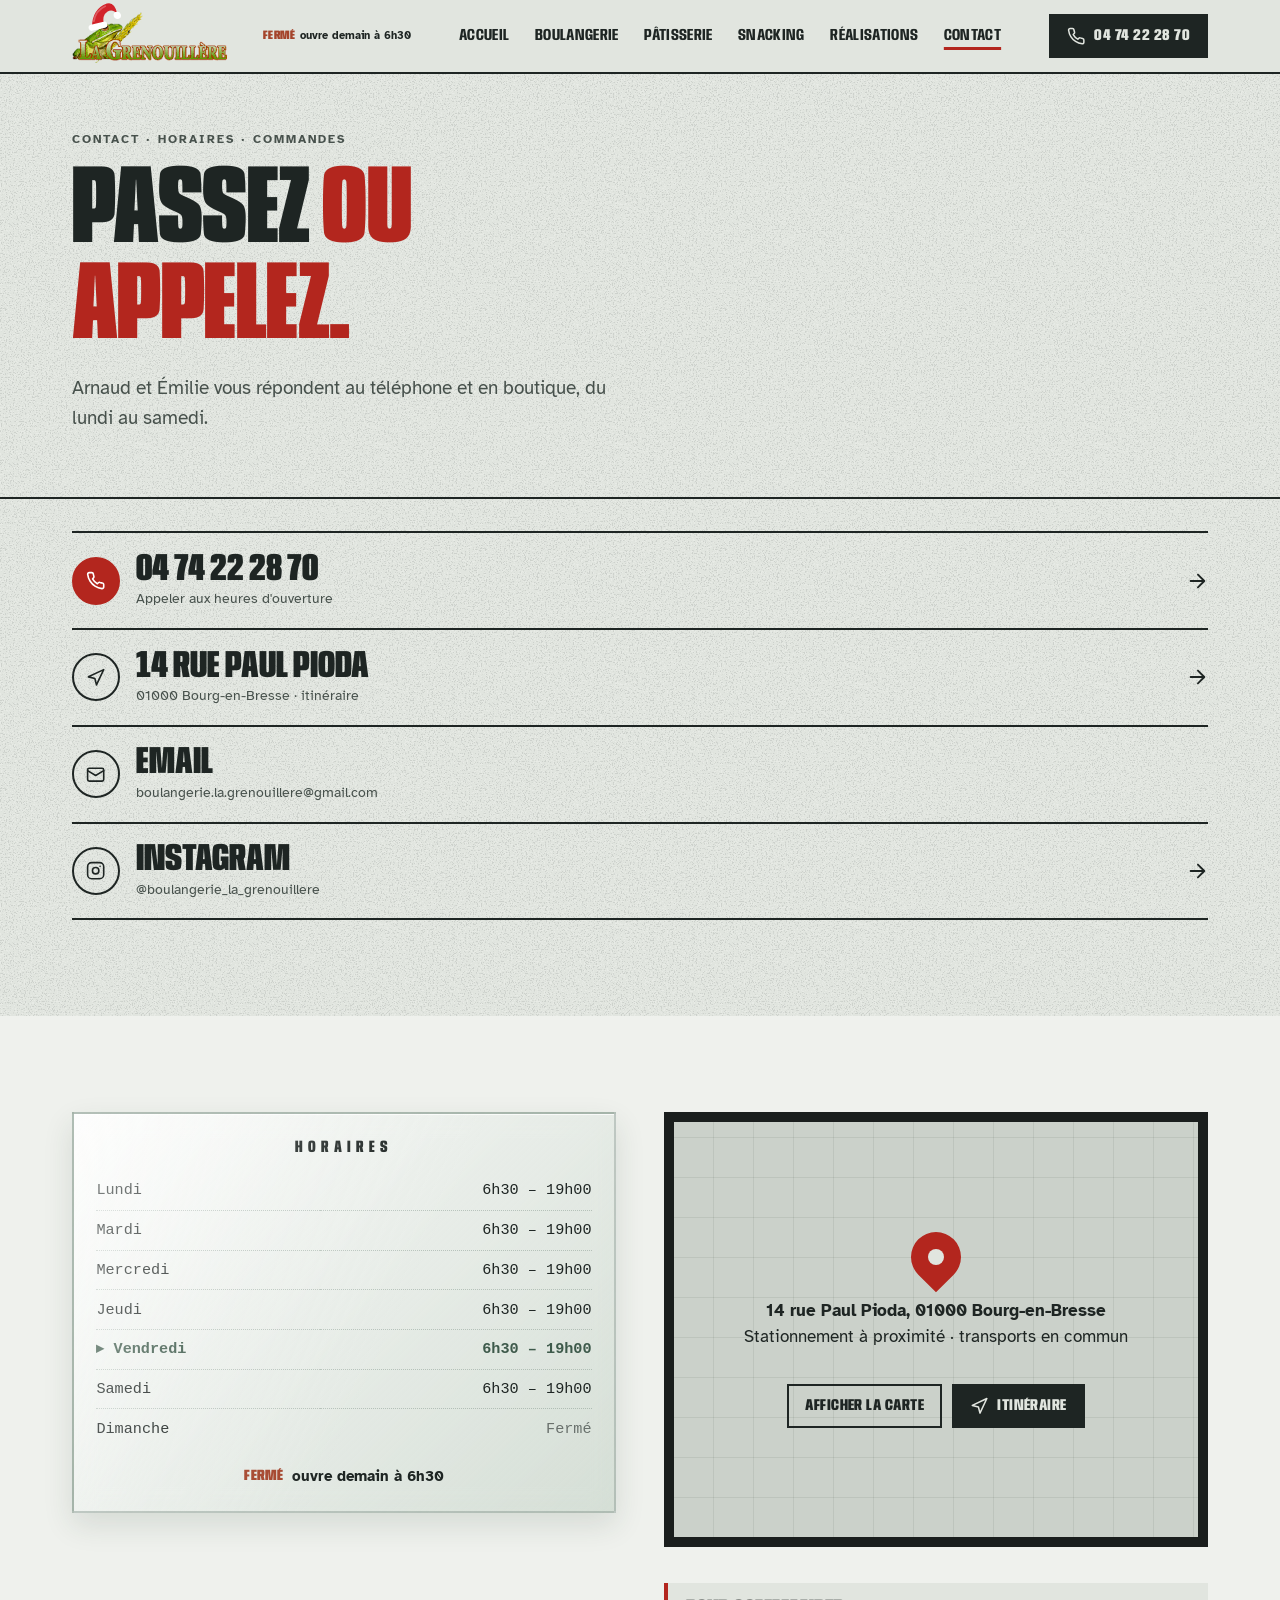
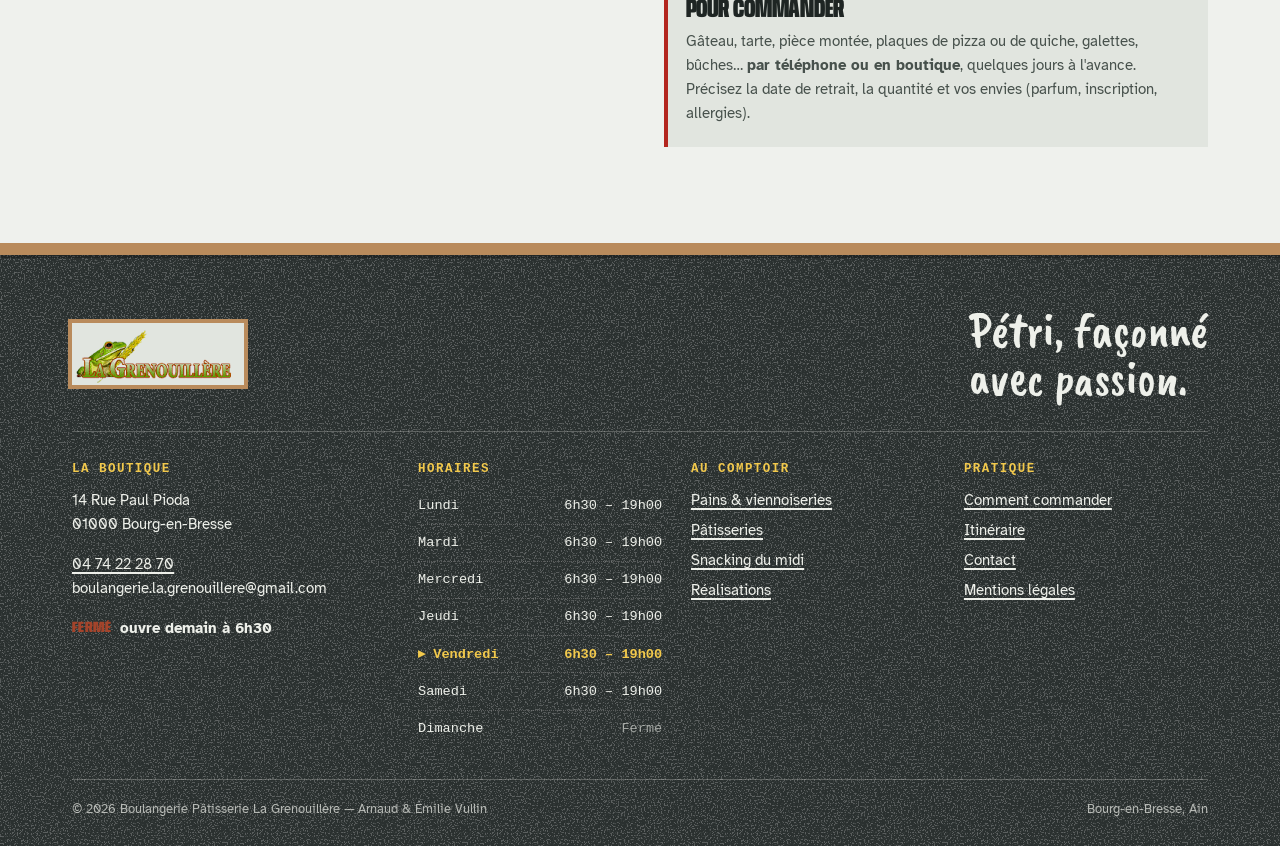
<file: contact.html>
<!DOCTYPE html>
<html lang="fr" class="sans-js">
<head>
  <meta charset="UTF-8">
  <meta name="viewport" content="width=device-width, initial-scale=1, viewport-fit=cover">
  <title>Contact, horaires & commandes — La Grenouillère, Bourg-en-Bresse</title>
  <meta name="description" content="14 Rue Paul Pioda à Bourg-en-Bresse. Ouvert du lundi au samedi de 6h30 à 19h. Tél. 04 74 22 28 70. Commandez gâteaux, tartes, pièces montées et plaques salées.">
  <meta name="robots" content="index, follow">
  <link rel="canonical" href="https://boulangerie-bourgenbresse.fr/contact.html">
  <meta name="theme-color" content="#F2ECE0">
  <meta name="format-detection" content="telephone=no">
  <link rel="icon" href="images/logo-grenouille.png" type="image/png">
  <link rel="apple-touch-icon" href="images/logo-grenouille.png">
  <meta property="og:title" content="Contact, horaires & commandes — La Grenouillère, Bourg-en-Bresse">
  <meta property="og:description" content="14 Rue Paul Pioda à Bourg-en-Bresse. Ouvert du lundi au samedi de 6h30 à 19h. Tél. 04 74 22 28 70. Commandez gâteaux, tartes, pièces montées et plaques salées.">
  <meta property="og:type" content="website">
  <meta property="og:url" content="https://boulangerie-bourgenbresse.fr/contact.html">
  <meta property="og:image" content="https://boulangerie-bourgenbresse.fr/images/patron.png">
  <meta property="og:locale" content="fr_FR">
  <meta name="twitter:card" content="summary_large_image">
  <link rel="preconnect" href="https://fonts.googleapis.com">
  <link rel="preconnect" href="https://fonts.gstatic.com" crossorigin>
  <link rel="stylesheet" href="https://fonts.googleapis.com/css2?family=Anybody:wdth,wght@50..150,700..900&family=Atkinson+Hyperlegible:ital,wght@0,400;0,700;1,400&family=Caveat+Brush&display=swap">
  <link rel="stylesheet" href="style.css">
  <script src="js/saisons.js"></script>
  <script type="application/ld+json">
{
  "@context": "https://schema.org",
  "@type": "Bakery",
  "name": "Boulangerie Pâtisserie La Grenouillère",
  "description": "Boulangerie pâtisserie artisanale tenue par Arnaud et Émilie Vullin à Bourg-en-Bresse. 1er prix du concours de la Tarte Bressane 2026, 2ème Baguette Tradition et 3ème Croissant de l'Ain 2025.",
  "url": "https://boulangerie-bourgenbresse.fr/",
  "telephone": "+33474222870",
  "email": "boulangerie.la.grenouillere@gmail.com",
  "image": "https://boulangerie-bourgenbresse.fr/images/patron.png",
  "logo": "https://boulangerie-bourgenbresse.fr/images/logo-grenouille.png",
  "priceRange": "€",
  "servesCuisine": ["Boulangerie", "Pâtisserie française"],
  "address": { "@type": "PostalAddress", "streetAddress": "14 Rue Paul Pioda", "addressLocality": "Bourg-en-Bresse", "postalCode": "01000", "addressRegion": "Ain", "addressCountry": "FR" },
  "geo": { "@type": "GeoCoordinates", "latitude": 46.2059, "longitude": 5.2263 },
  "openingHoursSpecification": [{ "@type": "OpeningHoursSpecification", "dayOfWeek": ["Monday","Tuesday","Wednesday","Thursday","Friday","Saturday"], "opens": "06:30", "closes": "19:00" }],
  "award": ["1er prix du concours professionnel de la Tarte Bressane 2026", "2ème Baguette Tradition de l'Ain 2025", "3ème Croissant de l'Ain 2025"]
}
</script>
</head>
<body>
<svg width="0" height="0" style="position:absolute" aria-hidden="true">
<symbol id="i-phone" viewBox="0 0 24 24"><path d="M22 16.9v3a2 2 0 0 1-2.2 2 19.8 19.8 0 0 1-8.6-3.1 19.5 19.5 0 0 1-6-6A19.8 19.8 0 0 1 2.1 4.2 2 2 0 0 1 4.1 2h3a2 2 0 0 1 2 1.7c.1 1 .4 1.9.7 2.8a2 2 0 0 1-.5 2.1L8.1 9.9a16 16 0 0 0 6 6l1.3-1.3a2 2 0 0 1 2.1-.4c.9.3 1.8.6 2.8.7a2 2 0 0 1 1.7 2z"/></symbol>
<symbol id="i-pin" viewBox="0 0 24 24"><path d="M20 10c0 6-8 12-8 12s-8-6-8-12a8 8 0 0 1 16 0z"/><circle cx="12" cy="10" r="3"/></symbol>
<symbol id="i-nav" viewBox="0 0 24 24"><path d="M3 11 22 2l-9 19-2-8-8-2z"/></symbol>
<symbol id="i-mail" viewBox="0 0 24 24"><rect x="2" y="4" width="20" height="16" rx="2"/><path d="m22 7-10 6L2 7"/></symbol>
<symbol id="i-fleche" viewBox="0 0 24 24"><path d="M5 12h14M13 5l7 7-7 7"/></symbol>
<symbol id="i-etoile" viewBox="0 0 24 24"><path d="m12 2 3.1 6.3 6.9 1-5 4.9 1.2 6.8-6.2-3.2-6.2 3.2L7 14.2 2 9.3l6.9-1z"/></symbol>
<symbol id="i-insta" viewBox="0 0 24 24"><rect x="2" y="2" width="20" height="20" rx="5"/><circle cx="12" cy="12" r="4"/><path d="M17.5 6.5h.01"/></symbol>
<symbol id="i-fb" viewBox="0 0 24 24"><path d="M18 2h-3a5 5 0 0 0-5 5v3H7v4h3v8h4v-8h3l1-4h-4V7a1 1 0 0 1 1-1h3z"/></symbol>
<symbol id="i-info" viewBox="0 0 24 24"><circle cx="12" cy="12" r="10"/><path d="M12 16v-4M12 8h.01"/></symbol>
<symbol id="i-camera" viewBox="0 0 24 24"><path d="M14.5 4h-5L7 7H4a2 2 0 0 0-2 2v9a2 2 0 0 0 2 2h16a2 2 0 0 0 2-2V9a2 2 0 0 0-2-2h-3z"/><circle cx="12" cy="13" r="3.5"/></symbol>
<symbol id="i-croix" viewBox="0 0 24 24"><path d="M18 6 6 18M6 6l12 12"/></symbol>
<symbol id="i-crayon" viewBox="0 0 24 24"><path d="M17 3a2.8 2.8 0 1 1 4 4L7.5 20.5 2 22l1.5-5.5z"/></symbol>
</svg>
<a class="lien-evitement" href="#contenu">Aller au contenu</a>

<header class="entete">
  <div class="conteneur entete__inner">
    <a class="logo" href="index.html" aria-label="La Grenouillère, retour à l'accueil">
      <span class="logo__image"><img src="images/logo-grenouille.png" alt="" width="225" height="225"></span>
      <span class="logo__texte">Boulangerie · Pâtisserie</span>
    </a>
    <div class="statut entete__statut" data-statut role="status">
      <span class="statut__mot">Lun – Sam</span>
      <span class="statut__texte">6h30 – 19h00</span>
    </div>
    <nav class="nav" aria-label="Navigation principale"><ul><li><a href="index.html">Accueil</a></li><li><a href="boulangerie.html">Boulangerie</a></li><li><a href="patisserie.html">Pâtisserie</a></li><li><a href="snacking.html">Snacking</a></li><li><a href="realisations.html">Réalisations</a></li><li><a href="contact.html" aria-current="page">Contact</a></li></ul></nav>
    <a class="bouton bouton--plein bouton--petit entete__cta" href="tel:+33474222870"><svg class="icone " aria-hidden="true"><use href="#i-phone"/></svg> 04 74 22 28 70</a>
    <button class="burger" type="button" aria-label="Ouvrir le menu" aria-expanded="false" aria-controls="menu-mobile"><span class="burger__traits"><span></span><span></span><span></span></span>Menu</button>
  </div>
</header>

<div class="menu-mobile" id="menu-mobile" aria-hidden="true">
  <nav aria-label="Navigation mobile">
    <ul>
      <li><a class="menu-mobile__lien" href="index.html">Accueil</a></li>
      <li><a class="menu-mobile__lien" href="boulangerie.html">Boulangerie</a></li>
      <li><a class="menu-mobile__lien" href="patisserie.html">Pâtisserie</a></li>
      <li><a class="menu-mobile__lien" href="snacking.html">Snacking</a></li>
      <li><a class="menu-mobile__lien" href="realisations.html">Réalisations</a></li>
      <li><a class="menu-mobile__lien" href="contact.html" aria-current="page">Contact</a></li>
    </ul>
  </nav>
  <div class="menu-mobile__bas">
    <span class="statut" data-statut><span class="statut__mot">Lun – Sam</span><span class="statut__texte">6h30 – 19h00</span></span>
    <span>14 Rue Paul Pioda, 01000 Bourg-en-Bresse</span>
    <a class="bouton bouton--accent" href="tel:+33474222870"><svg class="icone " aria-hidden="true"><use href="#i-phone"/></svg> Appeler la boulangerie</a>
    <a class="menu-mobile__instagram" href="https://www.instagram.com/boulangerie_la_grenouillere/" target="_blank" rel="noopener noreferrer" aria-label="Suivez-nous sur Instagram"><svg class="icone" aria-hidden="true"><use href="#i-insta"/></svg> Instagram</a>
  </div>
</div>

<main id="contenu">


<section class="page-heros">
  <div class="conteneur">
    <span class="page-heros__surtitre">Contact · horaires · commandes</span>
    <h1>Passez <span class="rouge">ou appelez.</span></h1>
    <p>Arnaud et Émilie vous répondent au téléphone et en boutique, du lundi au samedi.</p>
  </div>
  
</section>

<section class="section" style="padding-top:2rem">
  <div class="conteneur">
    <div class="coordonnees">
      <a class="tuile tuile--appel" href="tel:+33474222870"><span class="tuile__icone"><svg class="icone " aria-hidden="true"><use href="#i-phone"/></svg></span><span><strong>04 74 22 28 70</strong><span class="tuile__sous">Appeler aux heures d'ouverture</span></span><svg class="icone " aria-hidden="true"><use href="#i-fleche"/></svg></a>
      <a class="tuile" href="https://www.google.com/maps/dir/?api=1&destination=14+Rue+Paul+Pioda+01000+Bourg-en-Bresse" target="_blank" rel="noopener"><span class="tuile__icone"><svg class="icone " aria-hidden="true"><use href="#i-nav"/></svg></span><span><strong>14 rue Paul Pioda</strong><span class="tuile__sous">01000 Bourg-en-Bresse · itinéraire</span></span><svg class="icone " aria-hidden="true"><use href="#i-fleche"/></svg></a>
      <div class="tuile"><span class="tuile__icone"><svg class="icone " aria-hidden="true"><use href="#i-mail"/></svg></span><span><strong>Email</strong><span class="tuile__sous">boulangerie.la.grenouillere@gmail.com</span></span></div>
      <a class="tuile" href="https://www.instagram.com/boulangerie_la_grenouillere/" target="_blank" rel="noopener noreferrer"><span class="tuile__icone"><svg class="icone " aria-hidden="true"><use href="#i-insta"/></svg></span><span><strong>Instagram</strong><span class="tuile__sous">@boulangerie_la_grenouillere</span></span><svg class="icone " aria-hidden="true"><use href="#i-fleche"/></svg></a>
    </div>
  </div>
</section>

<section class="section section--blanc" id="commander" aria-labelledby="horaires-titre">
  <div class="conteneur infos">
    <div class="porte revele">
      <h2 class="porte__titre" id="horaires-titre">Horaires</h2>
      <table class="horaires">
  <caption class="visually-hidden">Horaires d'ouverture</caption>
  <tbody>
    <tr data-jour="1"><td>Lundi</td><td>6h30 – 19h00</td></tr>
    <tr data-jour="2"><td>Mardi</td><td>6h30 – 19h00</td></tr>
    <tr data-jour="3"><td>Mercredi</td><td>6h30 – 19h00</td></tr>
    <tr data-jour="4"><td>Jeudi</td><td>6h30 – 19h00</td></tr>
    <tr data-jour="5"><td>Vendredi</td><td>6h30 – 19h00</td></tr>
    <tr data-jour="6"><td>Samedi</td><td>6h30 – 19h00</td></tr>
    <tr data-jour="0"><td>Dimanche</td><td class="ferme">Fermé</td></tr>
  </tbody>
</table>
      <span class="statut" data-statut><span class="statut__mot">Lun – Sam</span><span class="statut__texte">6h30 – 19h00</span></span>
    </div>
    <div class="revele">
      <div class="carte-plan">
        <div class="carte-plan__charger">
          <span class="repere" aria-hidden="true"><span></span></span>
          <p><strong>14 rue Paul Pioda, 01000 Bourg-en-Bresse</strong><br>Stationnement à proximité · transports en commun</p>
          <div class="boutons">
            <button class="bouton bouton--contour bouton--petit" type="button" data-charger-carte>Afficher la carte</button>
            <a class="bouton bouton--plein bouton--petit" href="https://www.google.com/maps/dir/?api=1&destination=14+Rue+Paul+Pioda+01000+Bourg-en-Bresse" target="_blank" rel="noopener"><svg class="icone " aria-hidden="true"><use href="#i-nav"/></svg> Itinéraire</a>
          </div>
        </div>
      </div>
      <div class="pour-commander">
        <h3>Pour commander</h3>
        <p>Gâteau, tarte, pièce montée, plaques de pizza ou de quiche, galettes, bûches… <strong>par téléphone ou en boutique</strong>, quelques jours à l'avance. Précisez la date de retrait, la quantité et vos envies (parfum, inscription, allergies).</p>
      </div>
    </div>
  </div>
</section>
</main>

<footer class="pied">
  <div class="conteneur">
    <div class="pied__haut">
      <span class="logo__image"><img src="images/logo-grenouille.png" alt="" width="225" height="225" loading="lazy"></span>
      <p class="pied__devise">Pétri, façonné<br>avec passion.</p>
    </div>
    <div class="pied__grille">
      <div>
        <h4>La boutique</h4>
        <p>14 Rue Paul Pioda<br>01000 Bourg-en-Bresse</p>
        <p><a href="tel:+33474222870">04 74 22 28 70</a><br><span style="overflow-wrap:anywhere">boulangerie.la.grenouillere@gmail.com</span></p>
        <span class="statut" data-statut><span class="statut__mot">Lun – Sam</span><span class="statut__texte">6h30 – 19h00</span></span>
      </div>
      <div>
        <h4>Horaires</h4>
        <table class="horaires">
  <caption class="visually-hidden">Horaires d'ouverture</caption>
  <tbody>
    <tr data-jour="1"><td>Lundi</td><td>6h30 – 19h00</td></tr>
    <tr data-jour="2"><td>Mardi</td><td>6h30 – 19h00</td></tr>
    <tr data-jour="3"><td>Mercredi</td><td>6h30 – 19h00</td></tr>
    <tr data-jour="4"><td>Jeudi</td><td>6h30 – 19h00</td></tr>
    <tr data-jour="5"><td>Vendredi</td><td>6h30 – 19h00</td></tr>
    <tr data-jour="6"><td>Samedi</td><td>6h30 – 19h00</td></tr>
    <tr data-jour="0"><td>Dimanche</td><td class="ferme">Fermé</td></tr>
  </tbody>
</table>
      </div>
      <div>
        <h4>Au comptoir</h4>
        <ul>
          <li><a href="boulangerie.html">Pains & viennoiseries</a></li>
          <li><a href="patisserie.html">Pâtisseries</a></li>
          <li><a href="snacking.html">Snacking du midi</a></li>
          <li><a href="realisations.html">Réalisations</a></li>
        </ul>
      </div>
      <div>
        <h4>Pratique</h4>
        <ul>
          <li><a href="contact.html#commander">Comment commander</a></li>
          <li><a href="https://www.google.com/maps/dir/?api=1&destination=14+Rue+Paul+Pioda+01000+Bourg-en-Bresse" target="_blank" rel="noopener">Itinéraire</a></li>
          <li><a href="contact.html">Contact</a></li>
          <li><a href="mentions-legales.html">Mentions légales</a></li>
        </ul>
      </div>
    </div>
    <div class="pied__bas">
      <span>© <span data-annee>2026</span> Boulangerie Pâtisserie La Grenouillère — Arnaud &amp; Émilie Vullin</span>
      <span>Bourg-en-Bresse, Ain</span>
    </div>
  </div>
</footer>

<nav class="barre-mobile" aria-label="Actions rapides">
  <a href="https://www.google.com/maps/dir/?api=1&destination=14+Rue+Paul+Pioda+01000+Bourg-en-Bresse" target="_blank" rel="noopener"><svg class="icone " aria-hidden="true"><use href="#i-nav"/></svg>Y aller</a>
  <a href="contact.html"><svg class="icone " aria-hidden="true"><use href="#i-pin"/></svg>Contact</a>
  <a class="barre-mobile__principal" href="tel:+33474222870"><svg class="icone " aria-hidden="true"><use href="#i-phone"/></svg>Appeler</a>
</nav>

<script src="js/main.js" defer></script>
</body>
</html>
</file>
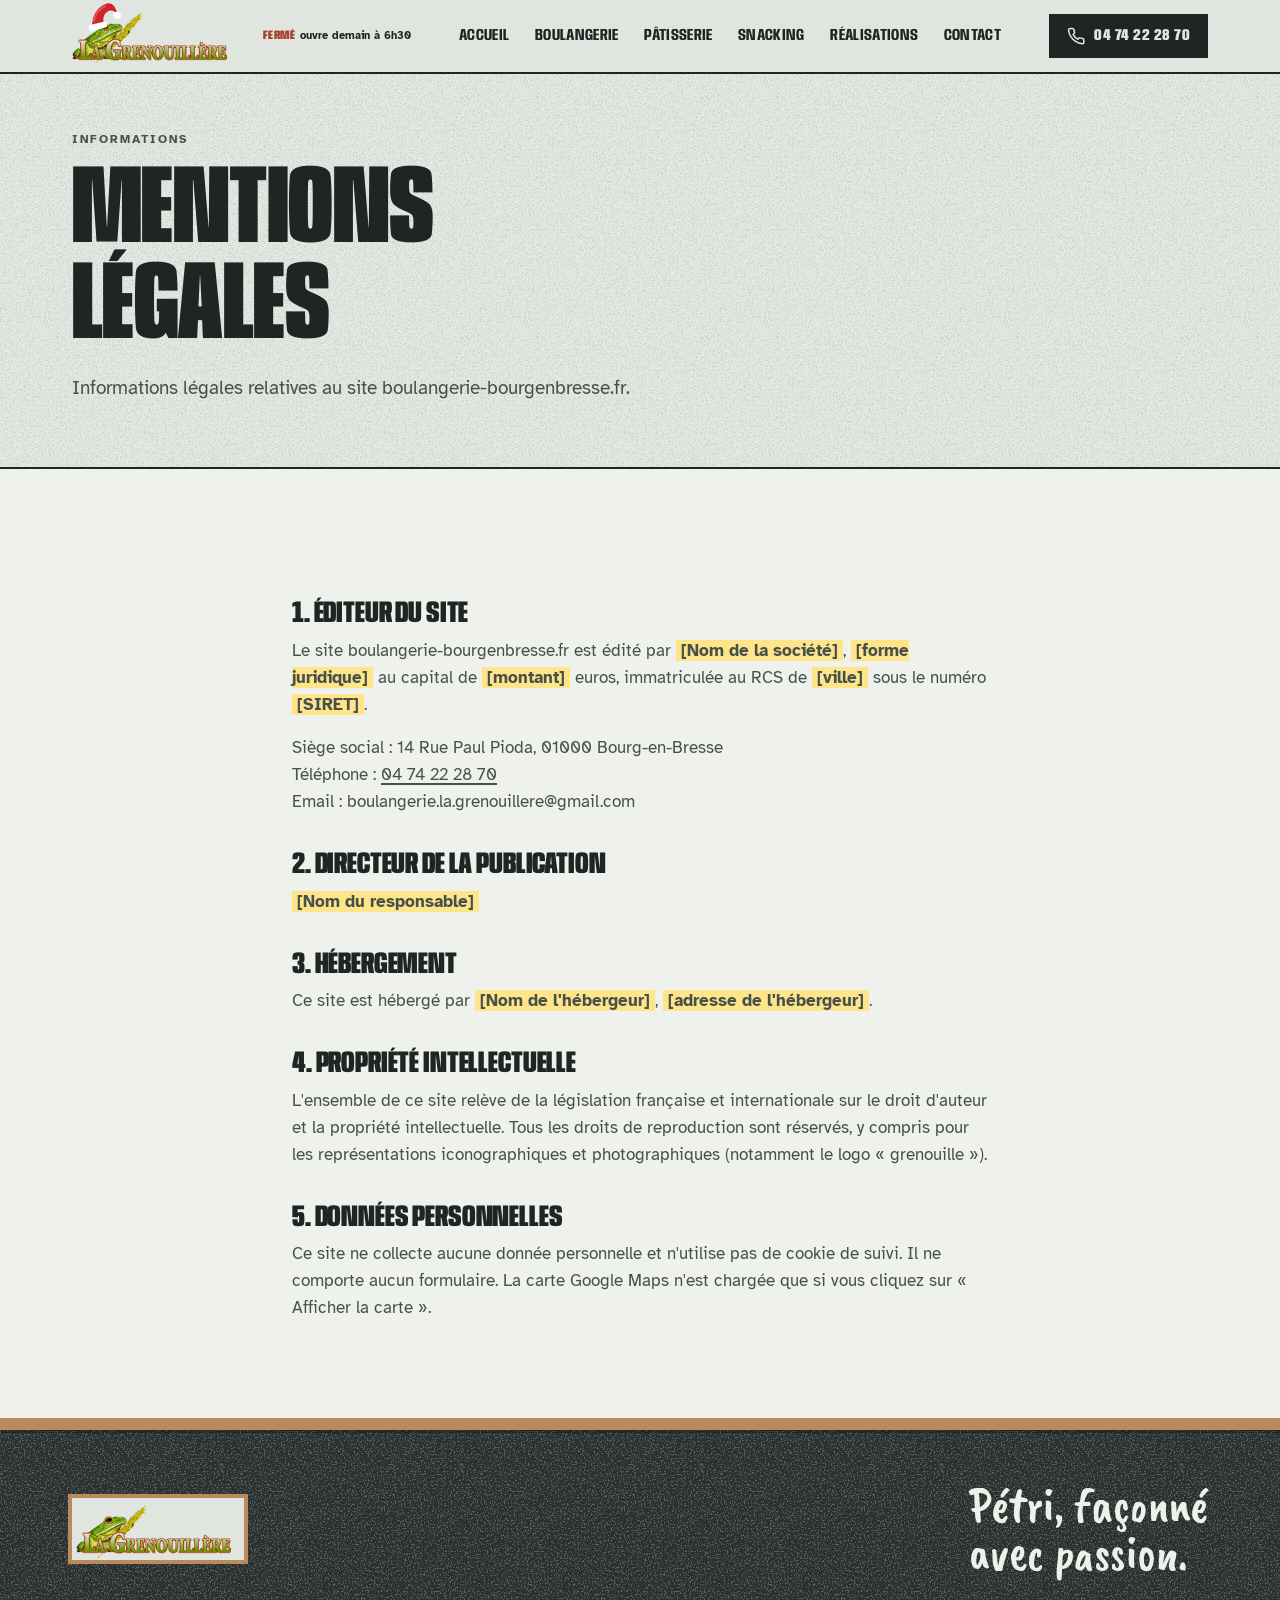
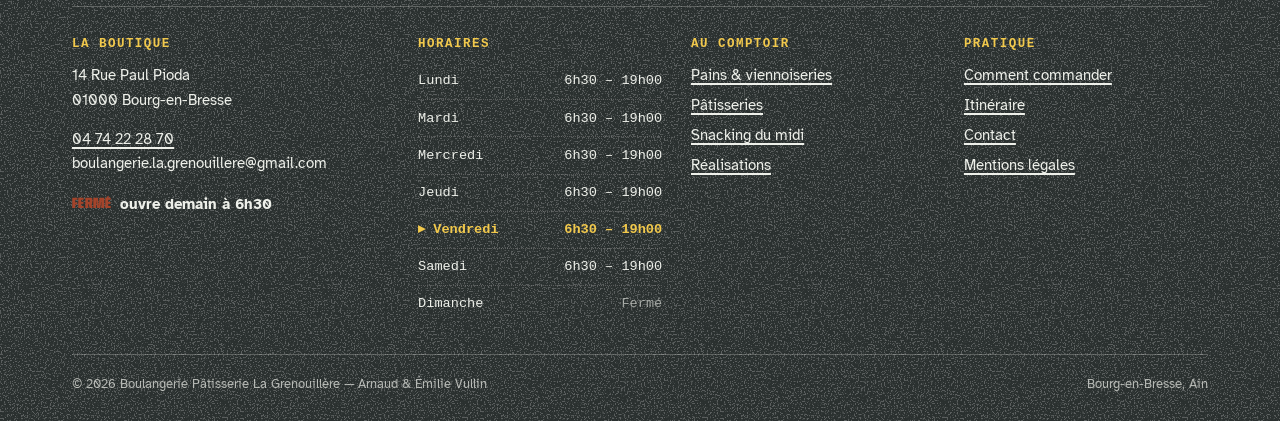
<file: mentions-legales.html>
<!DOCTYPE html>
<html lang="fr" class="sans-js">
<head>
  <meta charset="UTF-8">
  <meta name="viewport" content="width=device-width, initial-scale=1, viewport-fit=cover">
  <title>Mentions légales — La Grenouillère</title>
  <meta name="description" content="Mentions légales du site de la boulangerie pâtisserie La Grenouillère à Bourg-en-Bresse.">
  <meta name="robots" content="index, follow">
  <link rel="canonical" href="https://boulangerie-bourgenbresse.fr/mentions-legales.html">
  <meta name="theme-color" content="#F2ECE0">
  <meta name="format-detection" content="telephone=no">
  <link rel="icon" href="images/logo-grenouille.png" type="image/png">
  <link rel="apple-touch-icon" href="images/logo-grenouille.png">
  <meta property="og:title" content="Mentions légales — La Grenouillère">
  <meta property="og:description" content="Mentions légales du site de la boulangerie pâtisserie La Grenouillère à Bourg-en-Bresse.">
  <meta property="og:type" content="website">
  <meta property="og:url" content="https://boulangerie-bourgenbresse.fr/mentions-legales.html">
  <meta property="og:image" content="https://boulangerie-bourgenbresse.fr/images/patron.png">
  <meta property="og:locale" content="fr_FR">
  <meta name="twitter:card" content="summary_large_image">
  <link rel="preconnect" href="https://fonts.googleapis.com">
  <link rel="preconnect" href="https://fonts.gstatic.com" crossorigin>
  <link rel="stylesheet" href="https://fonts.googleapis.com/css2?family=Anybody:wdth,wght@50..150,700..900&family=Atkinson+Hyperlegible:ital,wght@0,400;0,700;1,400&family=Caveat+Brush&display=swap">
  <link rel="stylesheet" href="style.css">
  <script src="js/saisons.js"></script>
  
</head>
<body>
<svg width="0" height="0" style="position:absolute" aria-hidden="true">
<symbol id="i-phone" viewBox="0 0 24 24"><path d="M22 16.9v3a2 2 0 0 1-2.2 2 19.8 19.8 0 0 1-8.6-3.1 19.5 19.5 0 0 1-6-6A19.8 19.8 0 0 1 2.1 4.2 2 2 0 0 1 4.1 2h3a2 2 0 0 1 2 1.7c.1 1 .4 1.9.7 2.8a2 2 0 0 1-.5 2.1L8.1 9.9a16 16 0 0 0 6 6l1.3-1.3a2 2 0 0 1 2.1-.4c.9.3 1.8.6 2.8.7a2 2 0 0 1 1.7 2z"/></symbol>
<symbol id="i-pin" viewBox="0 0 24 24"><path d="M20 10c0 6-8 12-8 12s-8-6-8-12a8 8 0 0 1 16 0z"/><circle cx="12" cy="10" r="3"/></symbol>
<symbol id="i-nav" viewBox="0 0 24 24"><path d="M3 11 22 2l-9 19-2-8-8-2z"/></symbol>
<symbol id="i-mail" viewBox="0 0 24 24"><rect x="2" y="4" width="20" height="16" rx="2"/><path d="m22 7-10 6L2 7"/></symbol>
<symbol id="i-fleche" viewBox="0 0 24 24"><path d="M5 12h14M13 5l7 7-7 7"/></symbol>
<symbol id="i-etoile" viewBox="0 0 24 24"><path d="m12 2 3.1 6.3 6.9 1-5 4.9 1.2 6.8-6.2-3.2-6.2 3.2L7 14.2 2 9.3l6.9-1z"/></symbol>
<symbol id="i-insta" viewBox="0 0 24 24"><rect x="2" y="2" width="20" height="20" rx="5"/><circle cx="12" cy="12" r="4"/><path d="M17.5 6.5h.01"/></symbol>
<symbol id="i-fb" viewBox="0 0 24 24"><path d="M18 2h-3a5 5 0 0 0-5 5v3H7v4h3v8h4v-8h3l1-4h-4V7a1 1 0 0 1 1-1h3z"/></symbol>
<symbol id="i-info" viewBox="0 0 24 24"><circle cx="12" cy="12" r="10"/><path d="M12 16v-4M12 8h.01"/></symbol>
<symbol id="i-camera" viewBox="0 0 24 24"><path d="M14.5 4h-5L7 7H4a2 2 0 0 0-2 2v9a2 2 0 0 0 2 2h16a2 2 0 0 0 2-2V9a2 2 0 0 0-2-2h-3z"/><circle cx="12" cy="13" r="3.5"/></symbol>
<symbol id="i-croix" viewBox="0 0 24 24"><path d="M18 6 6 18M6 6l12 12"/></symbol>
<symbol id="i-crayon" viewBox="0 0 24 24"><path d="M17 3a2.8 2.8 0 1 1 4 4L7.5 20.5 2 22l1.5-5.5z"/></symbol>
</svg>
<a class="lien-evitement" href="#contenu">Aller au contenu</a>

<header class="entete">
  <div class="conteneur entete__inner">
    <a class="logo" href="index.html" aria-label="La Grenouillère, retour à l'accueil">
      <span class="logo__image"><img src="images/logo-grenouille.png" alt="" width="225" height="225"></span>
      <span class="logo__texte">Boulangerie · Pâtisserie</span>
    </a>
    <div class="statut entete__statut" data-statut role="status">
      <span class="statut__mot">Lun – Sam</span>
      <span class="statut__texte">6h30 – 19h00</span>
    </div>
    <nav class="nav" aria-label="Navigation principale"><ul><li><a href="index.html">Accueil</a></li><li><a href="boulangerie.html">Boulangerie</a></li><li><a href="patisserie.html">Pâtisserie</a></li><li><a href="snacking.html">Snacking</a></li><li><a href="realisations.html">Réalisations</a></li><li><a href="contact.html">Contact</a></li></ul></nav>
    <a class="bouton bouton--plein bouton--petit entete__cta" href="tel:+33474222870"><svg class="icone " aria-hidden="true"><use href="#i-phone"/></svg> 04 74 22 28 70</a>
    <button class="burger" type="button" aria-label="Ouvrir le menu" aria-expanded="false" aria-controls="menu-mobile"><span class="burger__traits"><span></span><span></span><span></span></span>Menu</button>
  </div>
</header>

<div class="menu-mobile" id="menu-mobile" aria-hidden="true">
  <nav aria-label="Navigation mobile">
    <ul>
      <li><a class="menu-mobile__lien" href="index.html">Accueil</a></li>
      <li><a class="menu-mobile__lien" href="boulangerie.html">Boulangerie</a></li>
      <li><a class="menu-mobile__lien" href="patisserie.html">Pâtisserie</a></li>
      <li><a class="menu-mobile__lien" href="snacking.html">Snacking</a></li>
      <li><a class="menu-mobile__lien" href="realisations.html">Réalisations</a></li>
      <li><a class="menu-mobile__lien" href="contact.html">Contact</a></li>
    </ul>
  </nav>
  <div class="menu-mobile__bas">
    <span class="statut" data-statut><span class="statut__mot">Lun – Sam</span><span class="statut__texte">6h30 – 19h00</span></span>
    <span>14 Rue Paul Pioda, 01000 Bourg-en-Bresse</span>
    <a class="bouton bouton--accent" href="tel:+33474222870"><svg class="icone " aria-hidden="true"><use href="#i-phone"/></svg> Appeler la boulangerie</a>
    <a class="menu-mobile__instagram" href="https://www.instagram.com/boulangerie_la_grenouillere/" target="_blank" rel="noopener noreferrer" aria-label="Suivez-nous sur Instagram"><svg class="icone" aria-hidden="true"><use href="#i-insta"/></svg> Instagram</a>
  </div>
</div>

<main id="contenu">


<section class="page-heros">
  <div class="conteneur">
    <span class="page-heros__surtitre">Informations</span>
    <h1>Mentions légales</h1>
    <p>Informations légales relatives au site boulangerie-bourgenbresse.fr.</p>
  </div>
  
</section>
<section class="section section--blanc">
  <div class="conteneur etroit legal">
    <h2>1. Éditeur du site</h2>
    <p>Le site boulangerie-bourgenbresse.fr est édité par <span class="a-completer">[Nom de la société]</span>, <span class="a-completer">[forme juridique]</span> au capital de <span class="a-completer">[montant]</span> euros, immatriculée au RCS de <span class="a-completer">[ville]</span> sous le numéro <span class="a-completer">[SIRET]</span>.</p>
    <p>Siège social : 14 Rue Paul Pioda, 01000 Bourg-en-Bresse<br>Téléphone : <a href="tel:+33474222870">04 74 22 28 70</a><br>Email : boulangerie.la.grenouillere@gmail.com</p>
    <h2>2. Directeur de la publication</h2>
    <p><span class="a-completer">[Nom du responsable]</span></p>
    <h2>3. Hébergement</h2>
    <p>Ce site est hébergé par <span class="a-completer">[Nom de l'hébergeur]</span>, <span class="a-completer">[adresse de l'hébergeur]</span>.</p>
    <h2>4. Propriété intellectuelle</h2>
    <p>L'ensemble de ce site relève de la législation française et internationale sur le droit d'auteur et la propriété intellectuelle. Tous les droits de reproduction sont réservés, y compris pour les représentations iconographiques et photographiques (notamment le logo « grenouille »).</p>
    <h2>5. Données personnelles</h2>
    <p>Ce site ne collecte aucune donnée personnelle et n'utilise pas de cookie de suivi. Il ne comporte aucun formulaire. La carte Google Maps n'est chargée que si vous cliquez sur « Afficher la carte ».</p>
  </div>
</section>
</main>

<footer class="pied">
  <div class="conteneur">
    <div class="pied__haut">
      <span class="logo__image"><img src="images/logo-grenouille.png" alt="" width="225" height="225" loading="lazy"></span>
      <p class="pied__devise">Pétri, façonné<br>avec passion.</p>
    </div>
    <div class="pied__grille">
      <div>
        <h4>La boutique</h4>
        <p>14 Rue Paul Pioda<br>01000 Bourg-en-Bresse</p>
        <p><a href="tel:+33474222870">04 74 22 28 70</a><br><span style="overflow-wrap:anywhere">boulangerie.la.grenouillere@gmail.com</span></p>
        <span class="statut" data-statut><span class="statut__mot">Lun – Sam</span><span class="statut__texte">6h30 – 19h00</span></span>
      </div>
      <div>
        <h4>Horaires</h4>
        <table class="horaires">
  <caption class="visually-hidden">Horaires d'ouverture</caption>
  <tbody>
    <tr data-jour="1"><td>Lundi</td><td>6h30 – 19h00</td></tr>
    <tr data-jour="2"><td>Mardi</td><td>6h30 – 19h00</td></tr>
    <tr data-jour="3"><td>Mercredi</td><td>6h30 – 19h00</td></tr>
    <tr data-jour="4"><td>Jeudi</td><td>6h30 – 19h00</td></tr>
    <tr data-jour="5"><td>Vendredi</td><td>6h30 – 19h00</td></tr>
    <tr data-jour="6"><td>Samedi</td><td>6h30 – 19h00</td></tr>
    <tr data-jour="0"><td>Dimanche</td><td class="ferme">Fermé</td></tr>
  </tbody>
</table>
      </div>
      <div>
        <h4>Au comptoir</h4>
        <ul>
          <li><a href="boulangerie.html">Pains & viennoiseries</a></li>
          <li><a href="patisserie.html">Pâtisseries</a></li>
          <li><a href="snacking.html">Snacking du midi</a></li>
          <li><a href="realisations.html">Réalisations</a></li>
        </ul>
      </div>
      <div>
        <h4>Pratique</h4>
        <ul>
          <li><a href="contact.html#commander">Comment commander</a></li>
          <li><a href="https://www.google.com/maps/dir/?api=1&destination=14+Rue+Paul+Pioda+01000+Bourg-en-Bresse" target="_blank" rel="noopener">Itinéraire</a></li>
          <li><a href="contact.html">Contact</a></li>
          <li><a href="mentions-legales.html">Mentions légales</a></li>
        </ul>
      </div>
    </div>
    <div class="pied__bas">
      <span>© <span data-annee>2026</span> Boulangerie Pâtisserie La Grenouillère — Arnaud &amp; Émilie Vullin</span>
      <span>Bourg-en-Bresse, Ain</span>
    </div>
  </div>
</footer>

<nav class="barre-mobile" aria-label="Actions rapides">
  <a href="https://www.google.com/maps/dir/?api=1&destination=14+Rue+Paul+Pioda+01000+Bourg-en-Bresse" target="_blank" rel="noopener"><svg class="icone " aria-hidden="true"><use href="#i-nav"/></svg>Y aller</a>
  <a href="contact.html"><svg class="icone " aria-hidden="true"><use href="#i-pin"/></svg>Contact</a>
  <a class="barre-mobile__principal" href="tel:+33474222870"><svg class="icone " aria-hidden="true"><use href="#i-phone"/></svg>Appeler</a>
</nav>

<script src="js/main.js" defer></script>
</body>
</html>
</file>
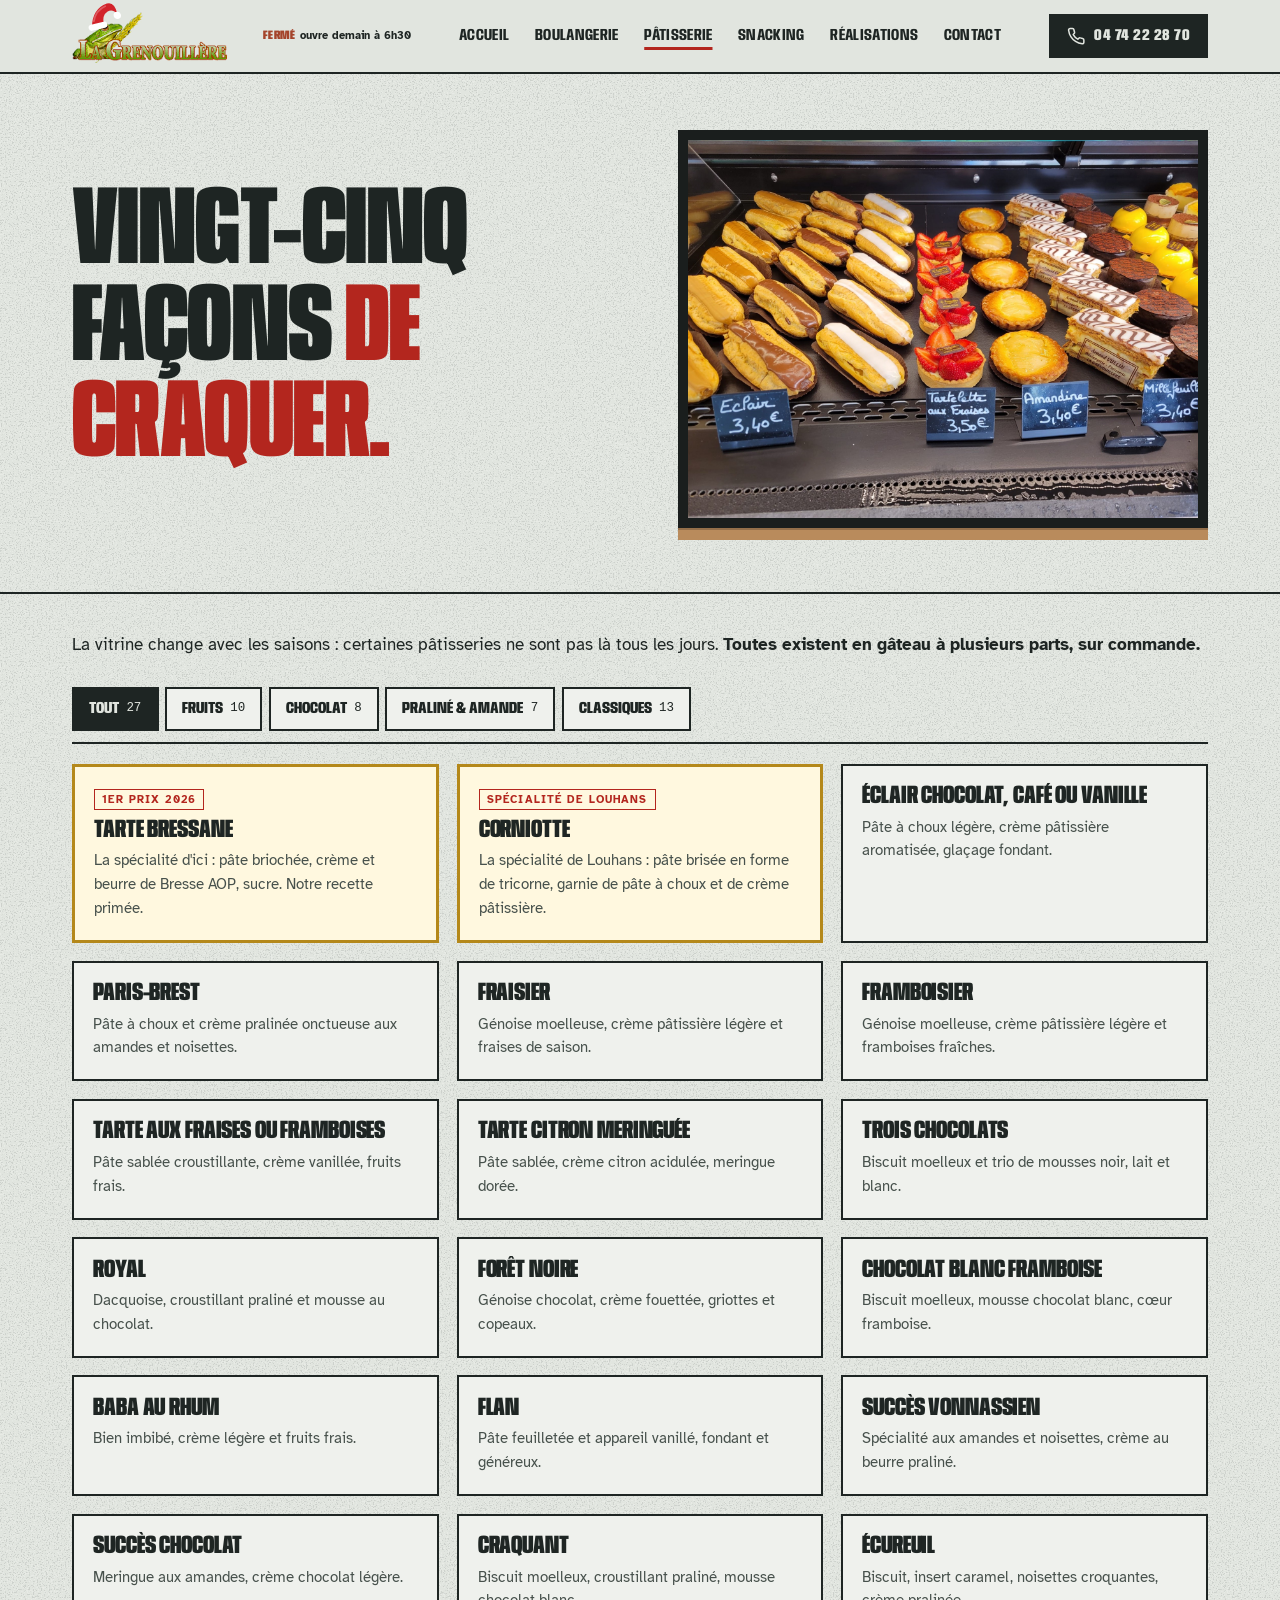
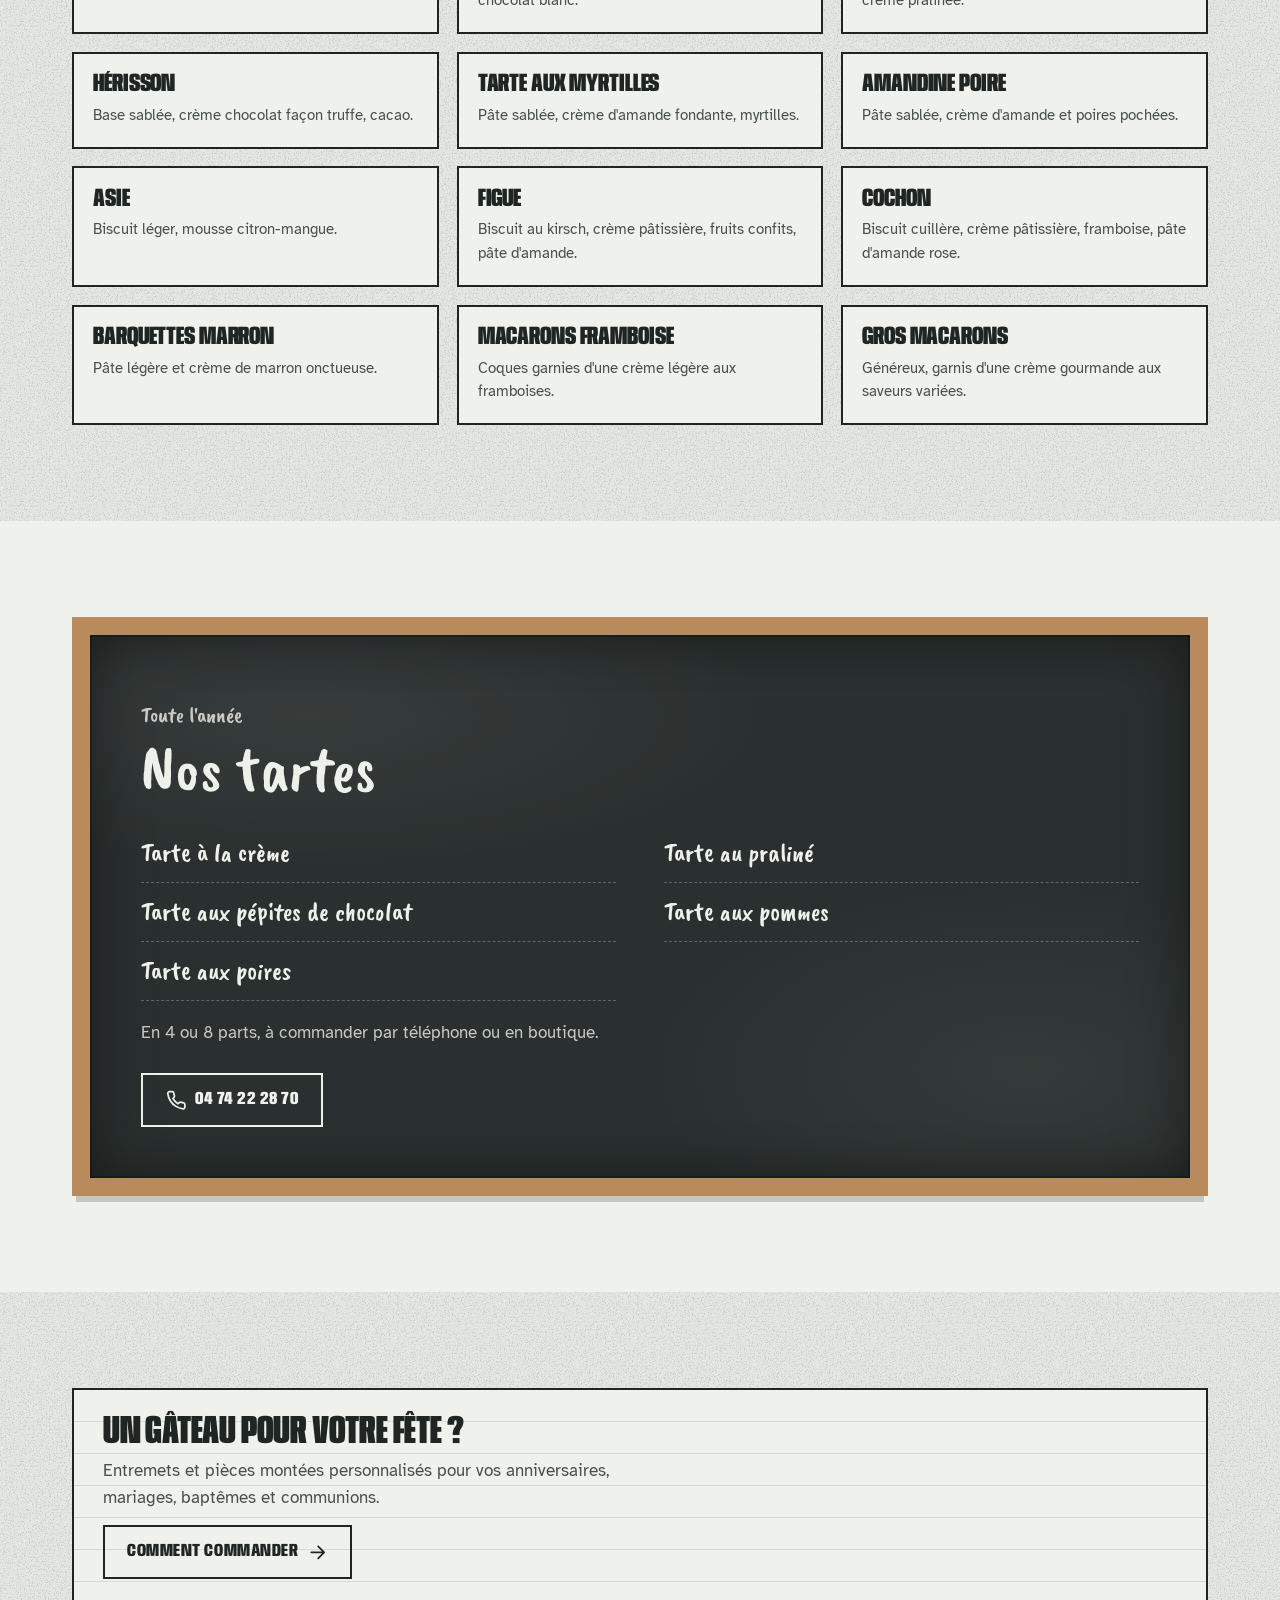
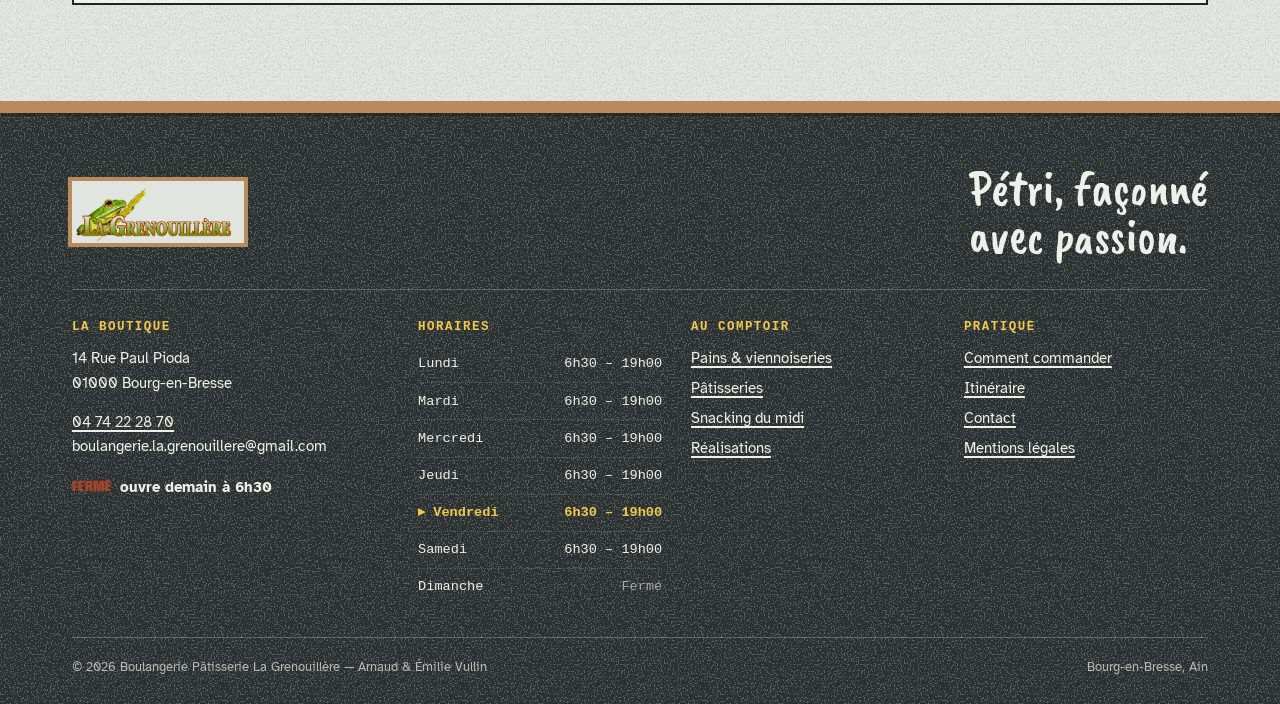
<file: patisserie.html>
<!DOCTYPE html>
<html lang="fr" class="sans-js">

<head>
  <meta charset="UTF-8">
  <meta name="viewport" content="width=device-width, initial-scale=1, viewport-fit=cover">
  <title>Pâtisseries artisanales — La Grenouillère, Bourg-en-Bresse</title>
  <meta name="description"
    content="Tarte bressane 1er prix 2026, éclairs, Paris-Brest, fraisier, entremets chocolat, tartes de saison : 25 pâtisseries faites maison et gâteaux sur commande à Bourg-en-Bresse.">
  <meta name="robots" content="index, follow">
  <link rel="canonical" href="https://boulangerie-bourgenbresse.fr/patisserie.html">
  <meta name="theme-color" content="#F2ECE0">
  <meta name="format-detection" content="telephone=no">
  <link rel="icon" href="images/logo-grenouille.png" type="image/png">
  <link rel="apple-touch-icon" href="images/logo-grenouille.png">
  <meta property="og:title" content="Pâtisseries artisanales — La Grenouillère, Bourg-en-Bresse">
  <meta property="og:description"
    content="Tarte bressane 1er prix 2026, éclairs, Paris-Brest, fraisier, entremets chocolat, tartes de saison : 25 pâtisseries faites maison et gâteaux sur commande à Bourg-en-Bresse.">
  <meta property="og:type" content="website">
  <meta property="og:url" content="https://boulangerie-bourgenbresse.fr/patisserie.html">
  <meta property="og:image" content="https://boulangerie-bourgenbresse.fr/images/patron.png">
  <meta property="og:locale" content="fr_FR">
  <meta name="twitter:card" content="summary_large_image">
  <link rel="preconnect" href="https://fonts.googleapis.com">
  <link rel="preconnect" href="https://fonts.gstatic.com" crossorigin>
  <link rel="stylesheet"
    href="https://fonts.googleapis.com/css2?family=Anybody:wdth,wght@50..150,700..900&family=Atkinson+Hyperlegible:ital,wght@0,400;0,700;1,400&family=Caveat+Brush&display=swap">
  <link rel="stylesheet" href="style.css">
  <script src="js/saisons.js"></script>

</head>

<body>
  <svg width="0" height="0" style="position:absolute" aria-hidden="true">
    <symbol id="i-phone" viewBox="0 0 24 24">
      <path
        d="M22 16.9v3a2 2 0 0 1-2.2 2 19.8 19.8 0 0 1-8.6-3.1 19.5 19.5 0 0 1-6-6A19.8 19.8 0 0 1 2.1 4.2 2 2 0 0 1 4.1 2h3a2 2 0 0 1 2 1.7c.1 1 .4 1.9.7 2.8a2 2 0 0 1-.5 2.1L8.1 9.9a16 16 0 0 0 6 6l1.3-1.3a2 2 0 0 1 2.1-.4c.9.3 1.8.6 2.8.7a2 2 0 0 1 1.7 2z" />
    </symbol>
    <symbol id="i-pin" viewBox="0 0 24 24">
      <path d="M20 10c0 6-8 12-8 12s-8-6-8-12a8 8 0 0 1 16 0z" />
      <circle cx="12" cy="10" r="3" />
    </symbol>
    <symbol id="i-nav" viewBox="0 0 24 24">
      <path d="M3 11 22 2l-9 19-2-8-8-2z" />
    </symbol>
    <symbol id="i-mail" viewBox="0 0 24 24">
      <rect x="2" y="4" width="20" height="16" rx="2" />
      <path d="m22 7-10 6L2 7" />
    </symbol>
    <symbol id="i-fleche" viewBox="0 0 24 24">
      <path d="M5 12h14M13 5l7 7-7 7" />
    </symbol>
    <symbol id="i-etoile" viewBox="0 0 24 24">
      <path d="m12 2 3.1 6.3 6.9 1-5 4.9 1.2 6.8-6.2-3.2-6.2 3.2L7 14.2 2 9.3l6.9-1z" />
    </symbol>
    <symbol id="i-insta" viewBox="0 0 24 24">
      <rect x="2" y="2" width="20" height="20" rx="5" />
      <circle cx="12" cy="12" r="4" />
      <path d="M17.5 6.5h.01" />
    </symbol>
    <symbol id="i-fb" viewBox="0 0 24 24">
      <path d="M18 2h-3a5 5 0 0 0-5 5v3H7v4h3v8h4v-8h3l1-4h-4V7a1 1 0 0 1 1-1h3z" />
    </symbol>
    <symbol id="i-info" viewBox="0 0 24 24">
      <circle cx="12" cy="12" r="10" />
      <path d="M12 16v-4M12 8h.01" />
    </symbol>
    <symbol id="i-camera" viewBox="0 0 24 24">
      <path d="M14.5 4h-5L7 7H4a2 2 0 0 0-2 2v9a2 2 0 0 0 2 2h16a2 2 0 0 0 2-2V9a2 2 0 0 0-2-2h-3z" />
      <circle cx="12" cy="13" r="3.5" />
    </symbol>
    <symbol id="i-croix" viewBox="0 0 24 24">
      <path d="M18 6 6 18M6 6l12 12" />
    </symbol>
    <symbol id="i-crayon" viewBox="0 0 24 24">
      <path d="M17 3a2.8 2.8 0 1 1 4 4L7.5 20.5 2 22l1.5-5.5z" />
    </symbol>
  </svg>
  <a class="lien-evitement" href="#contenu">Aller au contenu</a>

  <header class="entete">
    <div class="conteneur entete__inner">
      <a class="logo" href="index.html" aria-label="La Grenouillère, retour à l'accueil">
        <span class="logo__image"><img src="images/logo-grenouille.png" alt="" width="225" height="225"></span>
        <span class="logo__texte">Boulangerie · Pâtisserie</span>
      </a>
      <div class="statut entete__statut" data-statut role="status">
        <span class="statut__mot">Lun – Sam</span>
        <span class="statut__texte">6h30 – 19h00</span>
      </div>
      <nav class="nav" aria-label="Navigation principale">
        <ul>
          <li><a href="index.html">Accueil</a></li>
          <li><a href="boulangerie.html">Boulangerie</a></li>
          <li><a href="patisserie.html" aria-current="page">Pâtisserie</a></li>
          <li><a href="snacking.html">Snacking</a></li>
          <li><a href="realisations.html">Réalisations</a></li>
          <li><a href="contact.html">Contact</a></li>
        </ul>
      </nav>
      <a class="bouton bouton--plein bouton--petit entete__cta" href="tel:+33474222870"><svg class="icone "
          aria-hidden="true">
          <use href="#i-phone" />
        </svg> 04 74 22 28 70</a>
      <button class="burger" type="button" aria-label="Ouvrir le menu" aria-expanded="false"
        aria-controls="menu-mobile"><span
          class="burger__traits"><span></span><span></span><span></span></span>Menu</button>
    </div>
  </header>

  <div class="menu-mobile" id="menu-mobile" aria-hidden="true">
    <nav aria-label="Navigation mobile">
      <ul>
        <li><a class="menu-mobile__lien" href="index.html">Accueil</a></li>
        <li><a class="menu-mobile__lien" href="boulangerie.html">Boulangerie</a></li>
        <li><a class="menu-mobile__lien" href="patisserie.html" aria-current="page">Pâtisserie</a></li>
        <li><a class="menu-mobile__lien" href="snacking.html">Snacking</a></li>
        <li><a class="menu-mobile__lien" href="realisations.html">Réalisations</a></li>
        <li><a class="menu-mobile__lien" href="contact.html">Contact</a></li>
      </ul>
    </nav>
    <div class="menu-mobile__bas">
      <span class="statut" data-statut><span class="statut__mot">Lun – Sam</span><span class="statut__texte">6h30 –
          19h00</span></span>
      <span>14 Rue Paul Pioda, 01000 Bourg-en-Bresse</span>
      <a class="bouton bouton--accent" href="tel:+33474222870"><svg class="icone " aria-hidden="true">
          <use href="#i-phone" />
        </svg> Appeler la boulangerie</a>
      <a class="menu-mobile__instagram" href="https://www.instagram.com/boulangerie_la_grenouillere/" target="_blank" rel="noopener noreferrer" aria-label="Suivez-nous sur Instagram">
        <svg class="icone" aria-hidden="true"><use href="#i-insta" /></svg> Instagram
      </a>
    </div>
  </div>

  <main id="contenu">


    <section class="page-heros page-heros--photo">
      <div class="conteneur">
        <div class="page-heros__contenu">
          <h1>Vingt-cinq façons <span class="rouge">de craquer.</span></h1>
        </div>
        <figure class="page-heros__image cadre">
          <img src="images/vitrine-patisserie.jpg"
            alt="Éclairs, tartes aux fruits et autres pâtisseries dans la vitrine" width="1600" height="1200"
            fetchpriority="high" decoding="async">
        </figure>
      </div>
    </section>

    <section class="section" aria-labelledby="carte-titre" style="padding-top:2.4rem">
      <div class="conteneur">
        <h2 class="visually-hidden" id="carte-titre">Notre carte pâtisserie</h2>
        <p class=""><span>La vitrine change avec les saisons : certaines pâtisseries ne sont pas là tous les jours.
            <strong>Toutes existent en gâteau à plusieurs parts, sur commande.</strong></span></p>
        <div class="onglets" role="toolbar" aria-label="Filtrer les pâtisseries">
          <div class="onglets__liste">
            <button class="filtre" type="button" data-filtre="tout" aria-pressed="true">Tout <span></span></button>
            <button class="filtre" type="button" data-filtre="fruits" aria-pressed="false">Fruits <span></span></button>
            <button class="filtre" type="button" data-filtre="chocolat" aria-pressed="false">Chocolat
              <span></span></button>
            <button class="filtre" type="button" data-filtre="praline" aria-pressed="false">Praliné &amp; amande
              <span></span></button>
            <button class="filtre" type="button" data-filtre="classiques" aria-pressed="false">Classiques
              <span></span></button>
          </div>
        </div>
        <div class="etiquettes" aria-live="polite">
          <article class="etiquette etiquette--primee" data-cat="classiques"><span class="mention">1er prix 2026</span>
            <h3>Tarte bressane</h3>
            <p>La spécialité d'ici : pâte briochée, crème et beurre de Bresse AOP, sucre. Notre recette primée.</p>
          </article>
          <article class="etiquette etiquette--primee" data-cat="classiques"><span class="mention">Spécialité de
              Louhans</span>
            <h3>Corniotte</h3>
            <p>La spécialité de Louhans : pâte brisée en forme de tricorne, garnie de pâte à choux et de crème
              pâtissière.</p>
          </article>
          <article class="etiquette" data-cat="classiques chocolat">
            <h3>Éclair chocolat, café ou vanille</h3>
            <p>Pâte à choux légère, crème pâtissière aromatisée, glaçage fondant.</p>
          </article>
          <article class="etiquette" data-cat="classiques praline">
            <h3>Paris-Brest</h3>
            <p>Pâte à choux et crème pralinée onctueuse aux amandes et noisettes.</p>
          </article>
          <article class="etiquette" data-cat="fruits">
            <h3>Fraisier</h3>
            <p>Génoise moelleuse, crème pâtissière légère et fraises de saison.</p>
          </article>
          <article class="etiquette" data-cat="fruits">
            <h3>Framboisier</h3>
            <p>Génoise moelleuse, crème pâtissière légère et framboises fraîches.</p>
          </article>
          <article class="etiquette" data-cat="fruits">
            <h3>Tarte aux fraises ou framboises</h3>
            <p>Pâte sablée croustillante, crème vanillée, fruits frais.</p>
          </article>
          <article class="etiquette" data-cat="fruits classiques">
            <h3>Tarte citron meringuée</h3>
            <p>Pâte sablée, crème citron acidulée, meringue dorée.</p>
          </article>
          <article class="etiquette" data-cat="chocolat">
            <h3>Trois chocolats</h3>
            <p>Biscuit moelleux et trio de mousses noir, lait et blanc.</p>
          </article>
          <article class="etiquette" data-cat="chocolat praline">
            <h3>Royal</h3>
            <p>Dacquoise, croustillant praliné et mousse au chocolat.</p>
          </article>
          <article class="etiquette" data-cat="chocolat classiques">
            <h3>Forêt Noire</h3>
            <p>Génoise chocolat, crème fouettée, griottes et copeaux.</p>
          </article>
          <article class="etiquette" data-cat="fruits chocolat">
            <h3>Chocolat blanc framboise</h3>
            <p>Biscuit moelleux, mousse chocolat blanc, cœur framboise.</p>
          </article>
          <article class="etiquette" data-cat="classiques">
            <h3>Baba au rhum</h3>
            <p>Bien imbibé, crème légère et fruits frais.</p>
          </article>
          <article class="etiquette" data-cat="classiques">
            <h3>Flan</h3>
            <p>Pâte feuilletée et appareil vanillé, fondant et généreux.</p>
          </article>
          <article class="etiquette" data-cat="praline classiques">
            <h3>Succès vonnassien</h3>
            <p>Spécialité aux amandes et noisettes, crème au beurre praliné.</p>
          </article>
          <article class="etiquette" data-cat="chocolat praline">
            <h3>Succès chocolat</h3>
            <p>Meringue aux amandes, crème chocolat légère.</p>
          </article>
          <article class="etiquette" data-cat="chocolat praline">
            <h3>Craquant</h3>
            <p>Biscuit moelleux, croustillant praliné, mousse chocolat blanc.</p>
          </article>
          <article class="etiquette" data-cat="praline">
            <h3>Écureuil</h3>
            <p>Biscuit, insert caramel, noisettes croquantes, crème pralinée.</p>
          </article>
          <article class="etiquette" data-cat="chocolat">
            <h3>Hérisson</h3>
            <p>Base sablée, crème chocolat façon truffe, cacao.</p>
          </article>
          <article class="etiquette" data-cat="fruits">
            <h3>Tarte aux myrtilles</h3>
            <p>Pâte sablée, crème d'amande fondante, myrtilles.</p>
          </article>
          <article class="etiquette" data-cat="fruits praline">
            <h3>Amandine poire</h3>
            <p>Pâte sablée, crème d'amande et poires pochées.</p>
          </article>
          <article class="etiquette" data-cat="fruits">
            <h3>Asie</h3>
            <p>Biscuit léger, mousse citron-mangue.</p>
          </article>
          <article class="etiquette" data-cat="classiques">
            <h3>Figue</h3>
            <p>Biscuit au kirsch, crème pâtissière, fruits confits, pâte d'amande.</p>
          </article>
          <article class="etiquette" data-cat="fruits classiques">
            <h3>Cochon</h3>
            <p>Biscuit cuillère, crème pâtissière, framboise, pâte d'amande rose.</p>
          </article>
          <article class="etiquette" data-cat="classiques">
            <h3>Barquettes marron</h3>
            <p>Pâte légère et crème de marron onctueuse.</p>
          </article>
          <article class="etiquette" data-cat="fruits">
            <h3>Macarons framboise</h3>
            <p>Coques garnies d'une crème légère aux framboises.</p>
          </article>
          <article class="etiquette" data-cat="classiques">
            <h3>Gros macarons</h3>
            <p>Généreux, garnis d'une crème gourmande aux saveurs variées.</p>
          </article>
        </div>
      </div>
    </section>
    <section class="section section--blanc" aria-labelledby="tartes-titre">
      <div class="conteneur">
        <div class="ardoise revele">
          <p class="ardoise__surtitre">Toute l'année</p>
          <h2 class="ardoise__titre" id="tartes-titre">Nos tartes</h2>
          <ul class="carte-pains" style="margin-top:1.4rem">
            <li><span class="carte-pains__nom">Tarte à la crème</span></li>
            <li><span class="carte-pains__nom">Tarte au praliné</span></li>
            <li><span class="carte-pains__nom">Tarte aux pépites de chocolat</span></li>
            <li><span class="carte-pains__nom">Tarte aux pommes</span></li>
            <li><span class="carte-pains__nom">Tarte aux poires</span></li>
          </ul>
          <p style="margin-top:1.2rem">En 4 ou 8 parts, à commander par téléphone ou en boutique.</p>
          <a class="bouton bouton--craie" href="tel:+33474222870" style="margin-top:.6rem"><svg class="icone "
              aria-hidden="true">
              <use href="#i-phone" />
            </svg> 04 74 22 28 70</a>
        </div>
      </div>
    </section>

    <section class="section">
      <div class="conteneur">
        <div class="bon revele">
          <h2>Un gâteau pour votre fête ?</h2>
          <p>Entremets et pièces montées personnalisés pour vos anniversaires, mariages, baptêmes et communions.</p>
          <div class="bon__actions">
            <a class="bouton bouton--contour" href="contact.html#commander">Comment commander <svg class="icone "
                aria-hidden="true">
                <use href="#i-fleche" />
              </svg></a>
          </div>
        </div>
      </div>
    </section>
  </main>

  <footer class="pied">
    <div class="conteneur">
      <div class="pied__haut">
        <span class="logo__image"><img src="images/logo-grenouille.png" alt="" width="225" height="225"
            loading="lazy"></span>
        <p class="pied__devise">Pétri, façonné<br>avec passion.</p>
      </div>
      <div class="pied__grille">
        <div>
          <h4>La boutique</h4>
          <p>14 Rue Paul Pioda<br>01000 Bourg-en-Bresse</p>
          <p><a href="tel:+33474222870">04 74 22 28 70</a><br><span
              style="overflow-wrap:anywhere">boulangerie.la.grenouillere@gmail.com</span></p>
          <span class="statut" data-statut><span class="statut__mot">Lun – Sam</span><span class="statut__texte">6h30 –
              19h00</span></span>
        </div>
        <div>
          <h4>Horaires</h4>
          <table class="horaires">
            <caption class="visually-hidden">Horaires d'ouverture</caption>
            <tbody>
              <tr data-jour="1">
                <td>Lundi</td>
                <td>6h30 – 19h00</td>
              </tr>
              <tr data-jour="2">
                <td>Mardi</td>
                <td>6h30 – 19h00</td>
              </tr>
              <tr data-jour="3">
                <td>Mercredi</td>
                <td>6h30 – 19h00</td>
              </tr>
              <tr data-jour="4">
                <td>Jeudi</td>
                <td>6h30 – 19h00</td>
              </tr>
              <tr data-jour="5">
                <td>Vendredi</td>
                <td>6h30 – 19h00</td>
              </tr>
              <tr data-jour="6">
                <td>Samedi</td>
                <td>6h30 – 19h00</td>
              </tr>
              <tr data-jour="0">
                <td>Dimanche</td>
                <td class="ferme">Fermé</td>
              </tr>
            </tbody>
          </table>
        </div>
        <div>
          <h4>Au comptoir</h4>
          <ul>
            <li><a href="boulangerie.html">Pains & viennoiseries</a></li>
            <li><a href="patisserie.html">Pâtisseries</a></li>
            <li><a href="snacking.html">Snacking du midi</a></li>
            <li><a href="realisations.html">Réalisations</a></li>
          </ul>
        </div>
        <div>
          <h4>Pratique</h4>
          <ul>
            <li><a href="contact.html#commander">Comment commander</a></li>
            <li><a href="https://www.google.com/maps/dir/?api=1&destination=14+Rue+Paul+Pioda+01000+Bourg-en-Bresse"
                target="_blank" rel="noopener">Itinéraire</a></li>
            <li><a href="contact.html">Contact</a></li>
            <li><a href="mentions-legales.html">Mentions légales</a></li>
          </ul>
        </div>
      </div>
      <div class="pied__bas">
        <span>© <span data-annee>2026</span> Boulangerie Pâtisserie La Grenouillère — Arnaud &amp; Émilie Vullin</span>
        <span>Bourg-en-Bresse, Ain</span>
      </div>
    </div>
  </footer>

  <nav class="barre-mobile" aria-label="Actions rapides">
    <a href="https://www.google.com/maps/dir/?api=1&destination=14+Rue+Paul+Pioda+01000+Bourg-en-Bresse" target="_blank"
      rel="noopener"><svg class="icone " aria-hidden="true">
        <use href="#i-nav" />
      </svg>Y aller</a>
    <a href="contact.html"><svg class="icone " aria-hidden="true">
        <use href="#i-pin" />
      </svg>Contact</a>
    <a class="barre-mobile__principal" href="tel:+33474222870"><svg class="icone " aria-hidden="true">
        <use href="#i-phone" />
      </svg>Appeler</a>
  </nav>

  <script src="js/main.js" defer></script>
</body>

</html>
</file>
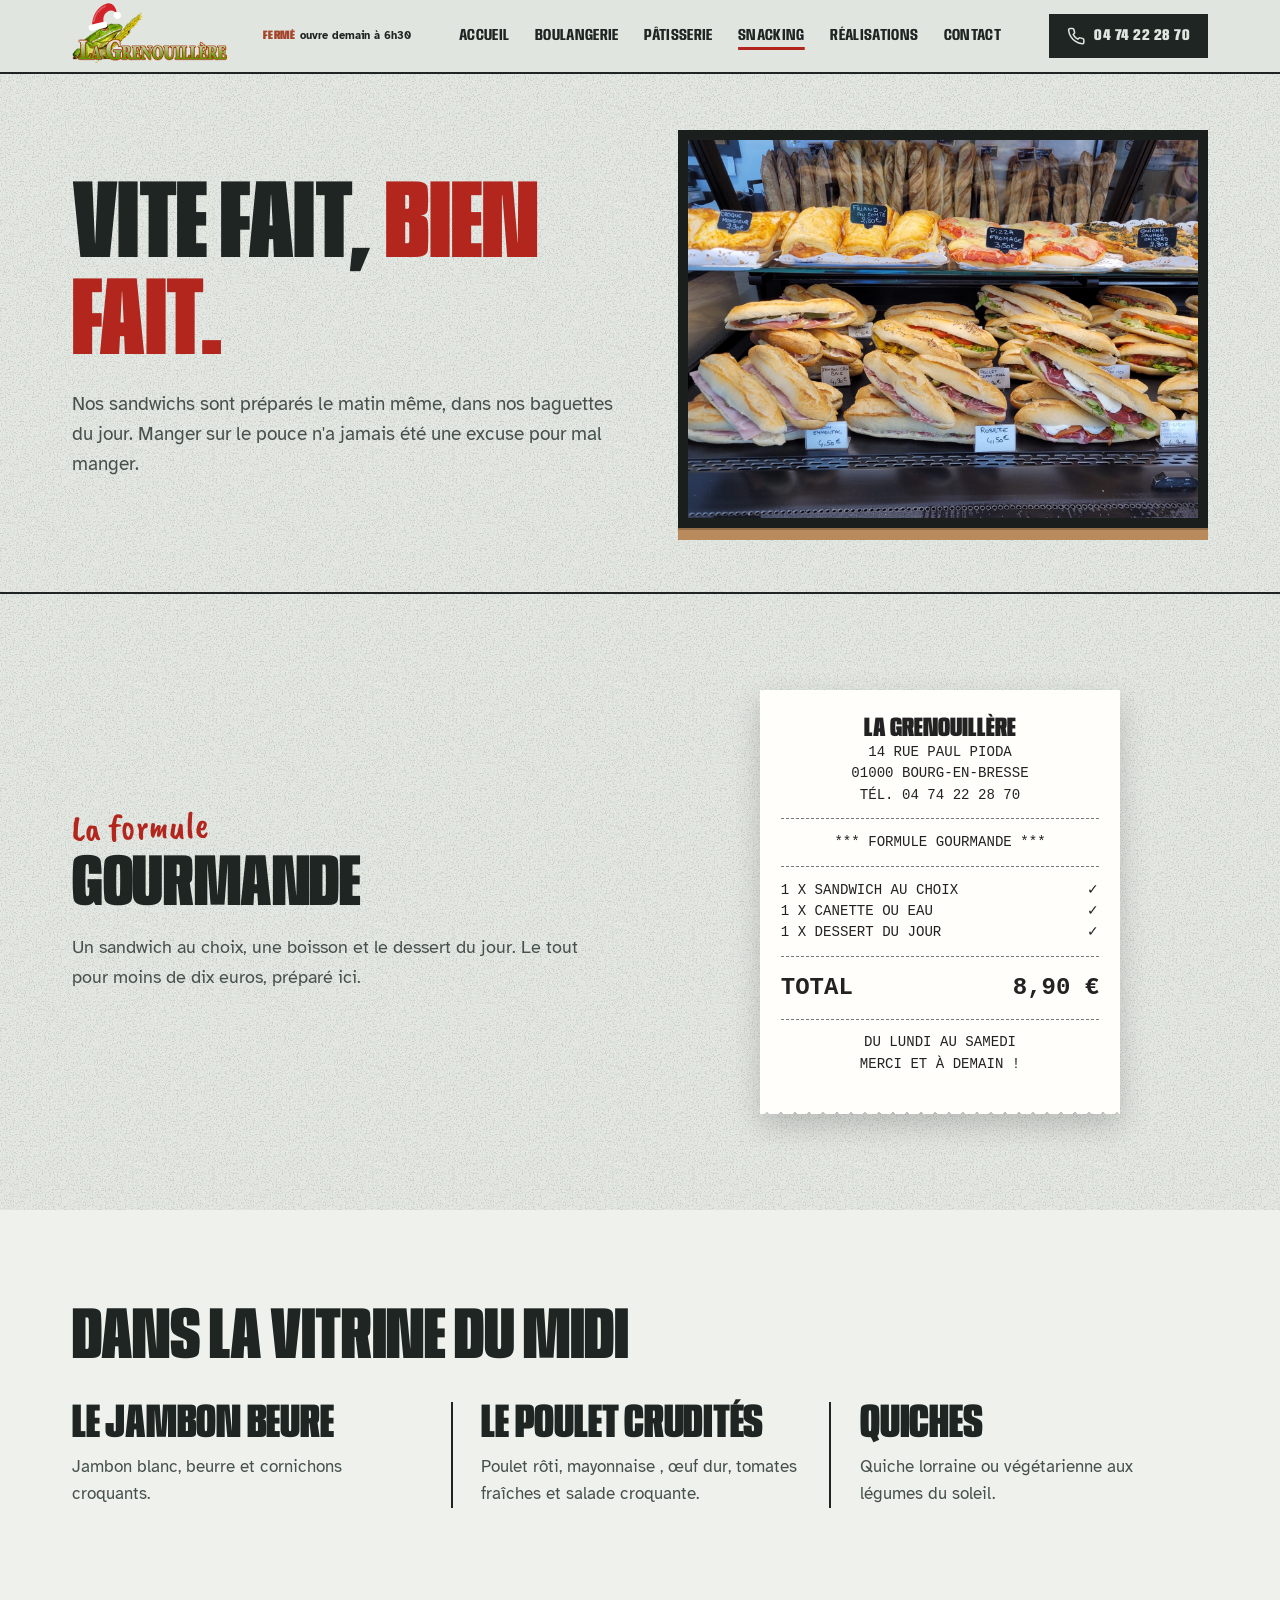
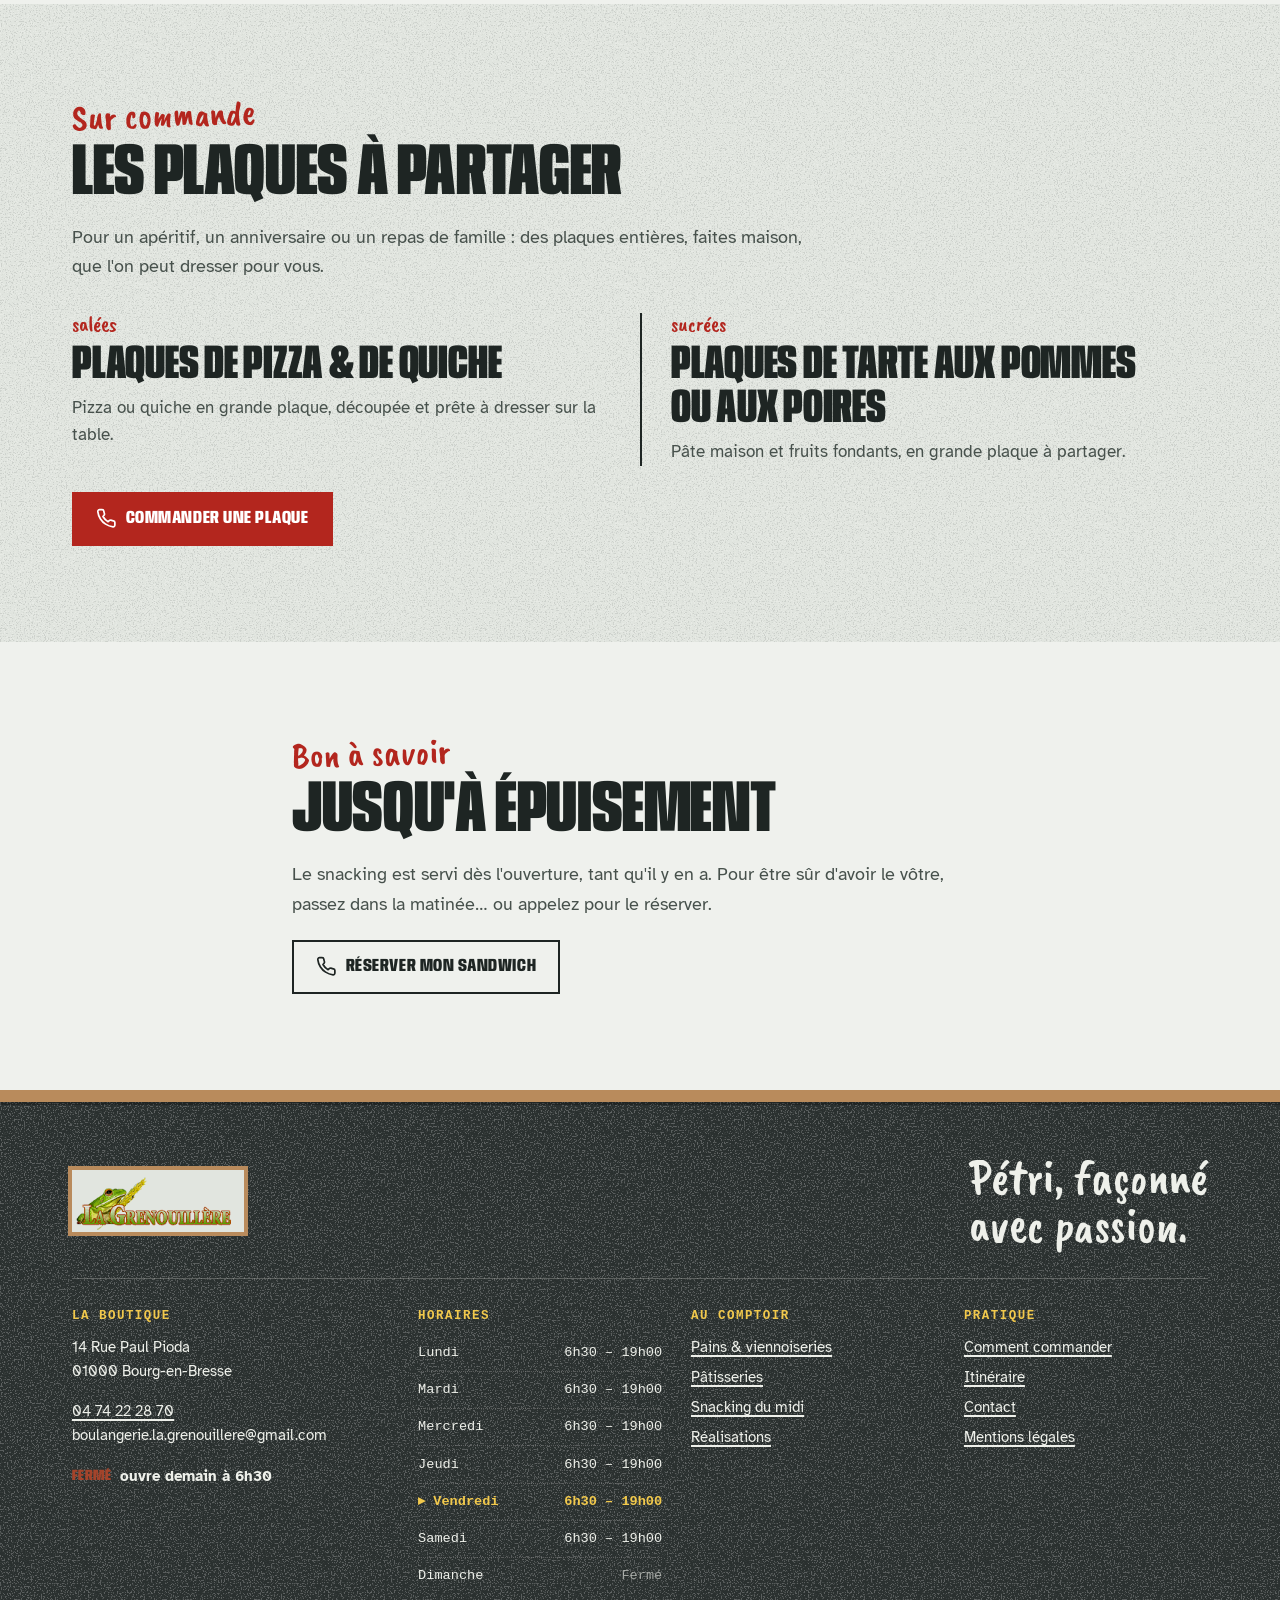
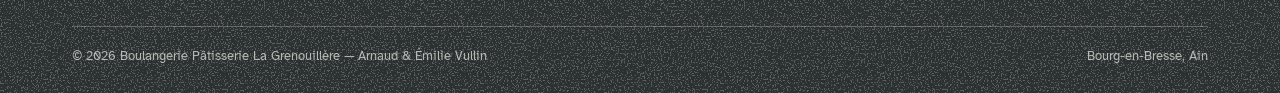
<file: snacking.html>
<!DOCTYPE html>
<html lang="fr" class="sans-js">

<head>
  <meta charset="UTF-8">
  <meta name="viewport" content="width=device-width, initial-scale=1, viewport-fit=cover">
  <title>Snacking & formule midi 9,90 € — La Grenouillère, Bourg-en-Bresse</title>
  <meta name="description"
    content="Sandwichs préparés chaque matin dans nos pains artisanaux, quiches chaudes, Formule Gourmande à 9,90 € et plaques de pizza, quiche ou tarte sur commande à Bourg-en-Bresse.">
  <meta name="robots" content="index, follow">
  <link rel="canonical" href="https://boulangerie-bourgenbresse.fr/snacking.html">
  <meta name="theme-color" content="#F2ECE0">
  <meta name="format-detection" content="telephone=no">
  <link rel="icon" href="images/logo-grenouille.png" type="image/png">
  <link rel="apple-touch-icon" href="images/logo-grenouille.png">
  <meta property="og:title" content="Snacking & formule midi 9,90 € — La Grenouillère, Bourg-en-Bresse">
  <meta property="og:description"
    content="Sandwichs préparés chaque matin dans nos pains artisanaux, quiches chaudes, Formule Gourmande à 9,90 € et plaques de pizza, quiche ou tarte sur commande à Bourg-en-Bresse.">
  <meta property="og:type" content="website">
  <meta property="og:url" content="https://boulangerie-bourgenbresse.fr/snacking.html">
  <meta property="og:image" content="https://boulangerie-bourgenbresse.fr/images/patron.png">
  <meta property="og:locale" content="fr_FR">
  <meta name="twitter:card" content="summary_large_image">
  <link rel="preconnect" href="https://fonts.googleapis.com">
  <link rel="preconnect" href="https://fonts.gstatic.com" crossorigin>
  <link rel="stylesheet"
    href="https://fonts.googleapis.com/css2?family=Anybody:wdth,wght@50..150,700..900&family=Atkinson+Hyperlegible:ital,wght@0,400;0,700;1,400&family=Caveat+Brush&display=swap">
  <link rel="stylesheet" href="style.css">
  <script src="js/saisons.js"></script>

</head>

<body>
  <svg width="0" height="0" style="position:absolute" aria-hidden="true">
    <symbol id="i-phone" viewBox="0 0 24 24">
      <path
        d="M22 16.9v3a2 2 0 0 1-2.2 2 19.8 19.8 0 0 1-8.6-3.1 19.5 19.5 0 0 1-6-6A19.8 19.8 0 0 1 2.1 4.2 2 2 0 0 1 4.1 2h3a2 2 0 0 1 2 1.7c.1 1 .4 1.9.7 2.8a2 2 0 0 1-.5 2.1L8.1 9.9a16 16 0 0 0 6 6l1.3-1.3a2 2 0 0 1 2.1-.4c.9.3 1.8.6 2.8.7a2 2 0 0 1 1.7 2z" />
    </symbol>
    <symbol id="i-pin" viewBox="0 0 24 24">
      <path d="M20 10c0 6-8 12-8 12s-8-6-8-12a8 8 0 0 1 16 0z" />
      <circle cx="12" cy="10" r="3" />
    </symbol>
    <symbol id="i-nav" viewBox="0 0 24 24">
      <path d="M3 11 22 2l-9 19-2-8-8-2z" />
    </symbol>
    <symbol id="i-mail" viewBox="0 0 24 24">
      <rect x="2" y="4" width="20" height="16" rx="2" />
      <path d="m22 7-10 6L2 7" />
    </symbol>
    <symbol id="i-fleche" viewBox="0 0 24 24">
      <path d="M5 12h14M13 5l7 7-7 7" />
    </symbol>
    <symbol id="i-etoile" viewBox="0 0 24 24">
      <path d="m12 2 3.1 6.3 6.9 1-5 4.9 1.2 6.8-6.2-3.2-6.2 3.2L7 14.2 2 9.3l6.9-1z" />
    </symbol>
    <symbol id="i-insta" viewBox="0 0 24 24">
      <rect x="2" y="2" width="20" height="20" rx="5" />
      <circle cx="12" cy="12" r="4" />
      <path d="M17.5 6.5h.01" />
    </symbol>
    <symbol id="i-fb" viewBox="0 0 24 24">
      <path d="M18 2h-3a5 5 0 0 0-5 5v3H7v4h3v8h4v-8h3l1-4h-4V7a1 1 0 0 1 1-1h3z" />
    </symbol>
    <symbol id="i-info" viewBox="0 0 24 24">
      <circle cx="12" cy="12" r="10" />
      <path d="M12 16v-4M12 8h.01" />
    </symbol>
    <symbol id="i-camera" viewBox="0 0 24 24">
      <path d="M14.5 4h-5L7 7H4a2 2 0 0 0-2 2v9a2 2 0 0 0 2 2h16a2 2 0 0 0 2-2V9a2 2 0 0 0-2-2h-3z" />
      <circle cx="12" cy="13" r="3.5" />
    </symbol>
    <symbol id="i-croix" viewBox="0 0 24 24">
      <path d="M18 6 6 18M6 6l12 12" />
    </symbol>
    <symbol id="i-crayon" viewBox="0 0 24 24">
      <path d="M17 3a2.8 2.8 0 1 1 4 4L7.5 20.5 2 22l1.5-5.5z" />
    </symbol>
  </svg>
  <a class="lien-evitement" href="#contenu">Aller au contenu</a>

  <header class="entete">
    <div class="conteneur entete__inner">
      <a class="logo" href="index.html" aria-label="La Grenouillère, retour à l'accueil">
        <span class="logo__image"><img src="images/logo-grenouille.png" alt="" width="225" height="225"></span>
        <span class="logo__texte">Boulangerie · Pâtisserie</span>
      </a>
      <div class="statut entete__statut" data-statut role="status">
        <span class="statut__mot">Lun – Sam</span>
        <span class="statut__texte">6h30 – 19h00</span>
      </div>
      <nav class="nav" aria-label="Navigation principale">
        <ul>
          <li><a href="index.html">Accueil</a></li>
          <li><a href="boulangerie.html">Boulangerie</a></li>
          <li><a href="patisserie.html">Pâtisserie</a></li>
          <li><a href="snacking.html" aria-current="page">Snacking</a></li>
          <li><a href="realisations.html">Réalisations</a></li>
          <li><a href="contact.html">Contact</a></li>
        </ul>
      </nav>
      <a class="bouton bouton--plein bouton--petit entete__cta" href="tel:+33474222870"><svg class="icone "
          aria-hidden="true">
          <use href="#i-phone" />
        </svg> 04 74 22 28 70</a>
      <button class="burger" type="button" aria-label="Ouvrir le menu" aria-expanded="false"
        aria-controls="menu-mobile"><span
          class="burger__traits"><span></span><span></span><span></span></span>Menu</button>
    </div>
  </header>

  <div class="menu-mobile" id="menu-mobile" aria-hidden="true">
    <nav aria-label="Navigation mobile">
      <ul>
        <li><a class="menu-mobile__lien" href="index.html">Accueil</a></li>
        <li><a class="menu-mobile__lien" href="boulangerie.html">Boulangerie</a></li>
        <li><a class="menu-mobile__lien" href="patisserie.html">Pâtisserie</a></li>
        <li><a class="menu-mobile__lien" href="snacking.html" aria-current="page">Snacking</a></li>
        <li><a class="menu-mobile__lien" href="realisations.html">Réalisations</a></li>
        <li><a class="menu-mobile__lien" href="contact.html">Contact</a></li>
      </ul>
    </nav>
    <div class="menu-mobile__bas">
      <span class="statut" data-statut><span class="statut__mot">Lun – Sam</span><span class="statut__texte">6h30 –
          19h00</span></span>
      <span>14 Rue Paul Pioda, 01000 Bourg-en-Bresse</span>
      <a class="bouton bouton--accent" href="tel:+33474222870"><svg class="icone " aria-hidden="true">
          <use href="#i-phone" />
        </svg> Appeler la boulangerie</a>
      <a class="menu-mobile__instagram" href="https://www.instagram.com/boulangerie_la_grenouillere/" target="_blank"
        rel="noopener noreferrer" aria-label="Suivez-nous sur Instagram">
        <svg class="icone" aria-hidden="true">
          <use href="#i-insta" />
        </svg> Instagram
      </a>
    </div>
  </div>

  <main id="contenu">


    <section class="page-heros page-heros--photo">
      <div class="conteneur">
        <div class="page-heros__contenu">
          <h1>Vite fait, <span class="rouge">bien fait.</span></h1>
          <p>Nos sandwichs sont préparés le matin même, dans nos baguettes du jour. Manger sur le pouce n'a jamais été
            une excuse pour mal manger.</p>
        </div>
        <figure class="page-heros__image cadre">
          <img src="images/vitrine-snacking.jpg" alt="Sandwichs préparés dans les baguettes de la boulangerie"
            width="1600" height="1200" fetchpriority="high" decoding="async">
        </figure>
      </div>
    </section>

    <section class="section" aria-labelledby="formule-titre">
      <div class="conteneur formule">
        <div class="revele">
          <h2 class="titre" id="formule-titre"><span class="craie">La formule</span>Gourmande</h2>
          <p class="chapo">Un sandwich au choix, une boisson et le dessert du jour. Le tout pour moins de dix euros,
            préparé ici.</p>
        </div>
        <div class="ticket revele"
          aria-label="Formule Gourmande : sandwich, boisson et dessert du jour pour 9,90 euros">
          <div class="ticket__centre">
            <div class="ticket__logo">La Grenouillère</div>14 rue Paul Pioda<br>01000 Bourg-en-Bresse<br>Tél. 04 74 22
            28 70
          </div>
          <hr class="ticket__sep">
          <div class="ticket__centre">*** Formule Gourmande ***</div>
          <hr class="ticket__sep">
          <ul>
            <li><span>1 x Sandwich au choix</span><span>✓</span></li>
            <li><span>1 x Canette ou eau</span><span>✓</span></li>
            <li><span>1 x Dessert du jour</span><span>✓</span></li>
          </ul>
          <hr class="ticket__sep">
          <div class="ticket__total"><span>Total</span><span>8,90 €</span></div>
          <hr class="ticket__sep">
          <div class="ticket__centre">Du lundi au samedi<br>Merci et à demain !</div>
        </div>
      </div>
    </section>

    <section class="section section--blanc" aria-labelledby="spe-titre">
      <div class="conteneur">
        <div class="entete-section revele">
          <h2 class="titre" id="spe-titre">Dans la vitrine du midi</h2>
        </div>
        <div class="trio">
          <article class="trio__item revele">
            <h3>Le Jambon Beure</h3>
            <p>Jambon blanc, beurre et cornichons croquants.</p>
          </article>
          <article class="trio__item revele">
            <h3>Le Poulet Crudités</h3>
            <p>Poulet rôti, mayonnaise , œuf dur, tomates fraîches et salade croquante.</p>
          </article>
          <article class="trio__item revele">
            <h3>Quiches</h3>
            <p>Quiche lorraine ou végétarienne aux légumes du soleil.</p>
          </article>
        </div>
      </div>
    </section>

    <section class="section" aria-labelledby="plaques-titre">
      <div class="conteneur">
        <div class="entete-section revele">
          <h2 class="titre" id="plaques-titre"><span class="craie">Sur commande</span>Les plaques à partager</h2>
          <p class="chapo">Pour un apéritif, un anniversaire ou un repas de famille : des plaques entières, faites
            maison, que l'on peut dresser pour vous.</p>
        </div>
        <div class="trio trio--deux">
          <article class="trio__item revele"><span class="craie">salées</span>
            <h3>Plaques de pizza &amp; de quiche</h3>
            <p>Pizza ou quiche en grande plaque, découpée et prête à dresser sur la table.</p>
          </article>
          <article class="trio__item revele"><span class="craie">sucrées</span>
            <h3>Plaques de tarte aux pommes ou aux poires</h3>
            <p>Pâte maison et fruits fondants, en grande plaque à partager.</p>
          </article>
        </div>
        <div class="adresse-bloc revele" style="margin-top:1.6rem">
          <div class="boutons"><a class="bouton bouton--accent" href="tel:+33474222870"><svg class="icone "
                aria-hidden="true">
                <use href="#i-phone" />
              </svg> Commander une plaque</a></div>
        </div>
      </div>
    </section>

    <section class="section section--blanc" aria-labelledby="bon-titre">
      <div class="conteneur etroit">
        <h2 class="titre revele" id="bon-titre"><span class="craie">Bon à savoir</span>Jusqu'à épuisement</h2>
        <p class="chapo revele">Le snacking est servi dès l'ouverture, tant qu'il y en a. Pour être sûr d'avoir le
          vôtre, passez dans la matinée… ou appelez pour le réserver.</p>
        <div class="adresse-bloc revele">
          <div class="boutons"><a class="bouton bouton--contour" href="tel:+33474222870"><svg class="icone "
                aria-hidden="true">
                <use href="#i-phone" />
              </svg> Réserver mon sandwich</a></div>
        </div>
      </div>
    </section>
  </main>

  <footer class="pied">
    <div class="conteneur">
      <div class="pied__haut">
        <span class="logo__image"><img src="images/logo-grenouille.png" alt="" width="225" height="225"
            loading="lazy"></span>
        <p class="pied__devise">Pétri, façonné<br>avec passion.</p>
      </div>
      <div class="pied__grille">
        <div>
          <h4>La boutique</h4>
          <p>14 Rue Paul Pioda<br>01000 Bourg-en-Bresse</p>
          <p><a href="tel:+33474222870">04 74 22 28 70</a><br><span
              style="overflow-wrap:anywhere">boulangerie.la.grenouillere@gmail.com</span></p>
          <span class="statut" data-statut><span class="statut__mot">Lun – Sam</span><span class="statut__texte">6h30 –
              19h00</span></span>
        </div>
        <div>
          <h4>Horaires</h4>
          <table class="horaires">
            <caption class="visually-hidden">Horaires d'ouverture</caption>
            <tbody>
              <tr data-jour="1">
                <td>Lundi</td>
                <td>6h30 – 19h00</td>
              </tr>
              <tr data-jour="2">
                <td>Mardi</td>
                <td>6h30 – 19h00</td>
              </tr>
              <tr data-jour="3">
                <td>Mercredi</td>
                <td>6h30 – 19h00</td>
              </tr>
              <tr data-jour="4">
                <td>Jeudi</td>
                <td>6h30 – 19h00</td>
              </tr>
              <tr data-jour="5">
                <td>Vendredi</td>
                <td>6h30 – 19h00</td>
              </tr>
              <tr data-jour="6">
                <td>Samedi</td>
                <td>6h30 – 19h00</td>
              </tr>
              <tr data-jour="0">
                <td>Dimanche</td>
                <td class="ferme">Fermé</td>
              </tr>
            </tbody>
          </table>
        </div>
        <div>
          <h4>Au comptoir</h4>
          <ul>
            <li><a href="boulangerie.html">Pains & viennoiseries</a></li>
            <li><a href="patisserie.html">Pâtisseries</a></li>
            <li><a href="snacking.html">Snacking du midi</a></li>
            <li><a href="realisations.html">Réalisations</a></li>
          </ul>
        </div>
        <div>
          <h4>Pratique</h4>
          <ul>
            <li><a href="contact.html#commander">Comment commander</a></li>
            <li><a href="https://www.google.com/maps/dir/?api=1&destination=14+Rue+Paul+Pioda+01000+Bourg-en-Bresse"
                target="_blank" rel="noopener">Itinéraire</a></li>
            <li><a href="contact.html">Contact</a></li>
            <li><a href="mentions-legales.html">Mentions légales</a></li>
          </ul>
        </div>
      </div>
      <div class="pied__bas">
        <span>© <span data-annee>2026</span> Boulangerie Pâtisserie La Grenouillère — Arnaud &amp; Émilie Vullin</span>
        <span>Bourg-en-Bresse, Ain</span>
      </div>
    </div>
  </footer>

  <nav class="barre-mobile" aria-label="Actions rapides">
    <a href="https://www.google.com/maps/dir/?api=1&destination=14+Rue+Paul+Pioda+01000+Bourg-en-Bresse" target="_blank"
      rel="noopener"><svg class="icone " aria-hidden="true">
        <use href="#i-nav" />
      </svg>Y aller</a>
    <a href="contact.html"><svg class="icone " aria-hidden="true">
        <use href="#i-pin" />
      </svg>Contact</a>
    <a class="barre-mobile__principal" href="tel:+33474222870"><svg class="icone " aria-hidden="true">
        <use href="#i-phone" />
      </svg>Appeler</a>
  </nav>

  <script src="js/main.js" defer></script>
</body>

</html>
</file>
<file: style.css>
/* ==========================================================================
   La Grenouillère — Boulangerie · Pâtisserie · Bourg-en-Bresse
   Direction artistique : la boutique elle-même.
   Ardoises à la craie, chêne clair et acier noir,
   papier de boulanger, ardoise, ticket de caisse.
   Mobile d'abord. Les couleurs de saison sont en bas de fichier.
   ========================================================================== */

:root {
  --papier: #E1E5DF;           /* granit clair */
  --papier-2: #CBD1CA;
  --blanc: #EFF1ED;            /* pierre claire */
  --encre: #1E2523;            /* ardoise noire */
  --encre-2: #47514C;
  --encre-3: #737E78;
  --vert: #3E5A4B;             /* vert-gris profond */
  --vert-clair: #5E7D6B;
  --vert-gris: #7D9185;
  --rouge: #A4442B;
  --bois: #A9774A;
  --bois-fonce: #7A5232;
  --ardoise: #2A302F;
  --craie: #EEF0EA;
  --chene: #B98B5C;
  --acier: #1A1E1D;
  --filet: rgba(30, 37, 35, .2);

  /* Saison : accent, craie colorée */
  --accent: #9A5B2E;           /* bois cuivré */
  --accent-texte: #FFFFFF;
  --craie-accent: #E9C46A;

  --f-enseigne: "Anybody", "Arial Narrow", "Roboto Condensed", sans-serif;
  --f-texte: "Atkinson Hyperlegible", system-ui, -apple-system, "Segoe UI", Roboto, sans-serif;
  --f-craie: "Caveat Brush", "Segoe Print", "Bradley Hand", cursive;
  --f-ticket: ui-monospace, "SFMono-Regular", Menlo, Consolas, "Courier New", monospace;

  --gouttiere: 1.1rem;
  --max: 1200px;
  --header-h: 62px;
  --barre-h: 0px;
  --ease: cubic-bezier(.2,.8,.2,1);
  --grain: url("data:image/svg+xml,%3Csvg xmlns='http://www.w3.org/2000/svg' width='240' height='240'%3E%3Cfilter id='a'%3E%3CfeTurbulence type='fractalNoise' baseFrequency='.75' numOctaves='2' seed='4'/%3E%3CfeColorMatrix values='0 0 0 0 .12 0 0 0 0 .14 0 0 0 0 .13 0 0 0 -14 5.9'/%3E%3C/filter%3E%3Cfilter id='b'%3E%3CfeTurbulence type='fractalNoise' baseFrequency='.7' numOctaves='2' seed='11'/%3E%3CfeColorMatrix values='0 0 0 0 1 0 0 0 0 1 0 0 0 0 1 0 0 0 -14 6'/%3E%3C/filter%3E%3Crect width='100%25' height='100%25' filter='url(%23a)' opacity='.16'/%3E%3Crect width='100%25' height='100%25' filter='url(%23b)' opacity='.22'/%3E%3C/svg%3E");
  --veinage: url("data:image/svg+xml,%3Csvg xmlns='http://www.w3.org/2000/svg' width='600' height='300'%3E%3Cfilter id='w'%3E%3CfeTurbulence type='fractalNoise' baseFrequency='.004 .09' numOctaves='3' seed='7'/%3E%3CfeColorMatrix values='0 0 0 0 .3 0 0 0 0 .17 0 0 0 0 .07 0 0 0 .9 -.15'/%3E%3C/filter%3E%3Crect width='100%25' height='100%25' filter='url(%23w)'/%3E%3C/svg%3E");
}
@media (min-width: 760px) { :root { --gouttiere: 2rem; --header-h: 72px; } }
@media (max-width: 899px) { :root { --barre-h: calc(60px + env(safe-area-inset-bottom, 0px)); } }

/* ---------- Base ---------- */
*, *::before, *::after { box-sizing: border-box; }
html { -webkit-text-size-adjust: 100%; scroll-behavior: smooth; scroll-padding-top: calc(var(--header-h) + 12px); }
@media (prefers-reduced-motion: reduce) { html { scroll-behavior: auto; } }
body {
  margin: 0; font-family: var(--f-texte); font-size: 1.05rem; line-height: 1.6;
  color: var(--encre); background: var(--papier) var(--grain);
  padding-bottom: var(--barre-h); overflow-x: hidden;
  -webkit-font-smoothing: antialiased;
}
img, svg { display: block; max-width: 100%; }
img { height: auto; }
a { color: inherit; text-decoration-thickness: 1.5px; text-underline-offset: 3px; }
button { font: inherit; color: inherit; }
[hidden] { display: none !important; }
h1, h2, h3, h4 { margin: 0; font-family: var(--f-enseigne); font-weight: 850; font-variation-settings: "wdth" 65; text-transform: uppercase; line-height: .92; letter-spacing: -.005em; }
p { margin: 0 0 1em; }
p:last-child { margin-bottom: 0; }
.visually-hidden { position: absolute !important; width: 1px; height: 1px; overflow: hidden; clip: rect(0 0 0 0); white-space: nowrap; }
:focus-visible { outline: 3px solid var(--accent); outline-offset: 3px; }
.icone { width: 1.15em; height: 1.15em; fill: none; stroke: currentColor; stroke-width: 2; stroke-linecap: round; stroke-linejoin: round; flex: none; }
.icone--plein { fill: currentColor; stroke: none; }
.conteneur { width: 100%; max-width: var(--max); margin: 0 auto; padding: 0 var(--gouttiere); }
.etroit { max-width: 760px; }
.lien-evitement { position: absolute; left: 1rem; top: -100px; z-index: 999; background: var(--encre); color: var(--papier); padding: .7rem 1rem; }
.lien-evitement:focus { top: 1rem; }
.craie { font-family: var(--f-craie); font-weight: 400; text-transform: none; letter-spacing: 0; font-variation-settings: normal; }

/* ---------- En-tête ---------- */
.entete { position: sticky; top: 0; z-index: 50; background: var(--papier); border-bottom: 2px solid var(--encre); }
.entete__inner { height: var(--header-h); display: flex; align-items: center; justify-content: space-between; gap: 1rem; }
.logo { position: relative; display: flex; flex-direction: column; align-items: flex-start; text-decoration: none; }
.logo__image { position: relative; display: block; width: 156px; height: 54px; overflow: hidden; background: var(--papier); }
.logo__image img { position: absolute; max-width: none; width: 225px; height: 225px; left: -34px; top: -70px; mix-blend-mode: multiply; }
.logo__texte { display: none; font-size: .64rem; font-weight: 700; letter-spacing: .22em; text-transform: uppercase; color: var(--encre-2); margin: -4px 0 0 40px; line-height: 1; }
.logo__ornement { position: absolute; pointer-events: none; z-index: 2; }

.nav { display: none; }
.nav ul { list-style: none; margin: 0; padding: 0; display: flex; }
.nav a { display: block; padding: .5rem .8rem; text-decoration: none; font-family: var(--f-enseigne); font-variation-settings: "wdth" 75; font-weight: 700; text-transform: uppercase; font-size: 1.02rem; letter-spacing: .02em; }
.nav a:hover { color: var(--vert-clair); }
.nav a[aria-current="page"] { text-decoration: underline; text-decoration-thickness: 3px; text-underline-offset: 7px; text-decoration-color: var(--accent); }
@media (min-width: 900px) { .nav { display: block; } }
.entete .entete__cta { display: none; }
@media (min-width: 1100px) { .entete .entete__cta { display: inline-flex; } }

.burger { position: relative; z-index: 80; width: 54px; height: 46px; border: 2px solid var(--encre); background: var(--blanc); cursor: pointer; display: flex; flex-direction: column; align-items: center; justify-content: center; gap: 3px; font-family: var(--f-enseigne); font-variation-settings: "wdth" 70; font-weight: 800; font-size: .66rem; letter-spacing: .08em; text-transform: uppercase; line-height: 1; }
.burger__traits { position: relative; width: 20px; height: 12px; }
.burger__traits span { position: absolute; left: 0; width: 20px; height: 2px; background: var(--encre); transition: transform .3s var(--ease), opacity .2s; }
.burger__traits span:nth-child(1) { top: 0; } .burger__traits span:nth-child(2) { top: 5px; } .burger__traits span:nth-child(3) { top: 10px; }
.burger[aria-expanded="true"] .burger__traits span:nth-child(1) { transform: translateY(5px) rotate(45deg); }
.burger[aria-expanded="true"] .burger__traits span:nth-child(2) { opacity: 0; }
.burger[aria-expanded="true"] .burger__traits span:nth-child(3) { transform: translateY(-5px) rotate(-45deg); }
@media (min-width: 900px) { .burger { display: none; } }

/* Menu mobile */
.menu-mobile { position: fixed; inset: 0; z-index: 70; background: var(--grain), var(--vert); color: var(--papier); display: flex; flex-direction: column; padding: calc(var(--header-h) + 1.4rem) var(--gouttiere) calc(1.4rem + env(safe-area-inset-bottom, 0px)); transform: translateY(-100%); visibility: hidden; transition: transform .5s var(--ease), visibility 0s .5s; overflow-y: auto; }
.menu-mobile.est-ouvert { transform: none; visibility: visible; transition: transform .5s var(--ease), visibility 0s; }
.menu-mobile ul { list-style: none; margin: 0; padding: 0; }
.menu-mobile a.menu-mobile__lien { display: block; padding: .3rem 0; font-family: var(--f-enseigne); font-variation-settings: "wdth" 60; font-weight: 850; text-transform: uppercase; font-size: clamp(2.6rem, 13vw, 3.4rem); line-height: 1; text-decoration: none; border-bottom: 1px solid rgba(242,236,224,.18); }
.menu-mobile a[aria-current="page"] { color: var(--craie-accent); }
.menu-mobile__bas { margin-top: auto; padding-top: 1.6rem; display: grid; gap: .8rem; font-size: .95rem; }
.menu-mobile .bouton { width: 100%; }
.menu-mobile__instagram { order: -1; display: inline-flex; align-items: center; gap: .65rem; width: max-content; max-width: 100%; min-height: 44px; color: var(--papier); font-size: 1.2rem; font-weight: 700; text-decoration: none; }
.menu-mobile__instagram .icone { width: 28px; height: 28px; }
body.menu-ouvert { overflow: hidden; }
body.menu-ouvert .entete { z-index: 90; }
@media (min-width: 900px) { .menu-mobile { display: none; } }

/* ---------- Boutons ---------- */
.bouton { display: inline-flex; align-items: center; justify-content: center; gap: .55rem; min-height: 54px; padding: .7rem 1.4rem; border: 2px solid var(--encre); background: var(--blanc); color: var(--encre); text-decoration: none; cursor: pointer; font-family: var(--f-enseigne); font-variation-settings: "wdth" 72; font-weight: 800; font-size: 1.12rem; text-transform: uppercase; letter-spacing: .03em; line-height: 1; transition: transform .15s, background .15s, color .15s; -webkit-tap-highlight-color: transparent; }
.bouton:active { transform: translateY(2px); }
.bouton--plein { background: var(--encre); color: var(--papier); }
.bouton--plein:hover { background: var(--vert); border-color: var(--vert); }
.bouton--accent { background: var(--accent); border-color: var(--accent); color: var(--accent-texte); }
.bouton--accent:hover { filter: brightness(.92); }
.bouton--contour { background: transparent; }
.bouton--contour:hover { background: var(--encre); color: var(--papier); }
.bouton--craie { background: transparent; color: var(--craie); border-color: var(--craie); }
.bouton--craie:hover { background: var(--craie); color: var(--ardoise); }
.bouton--petit { min-height: 44px; padding: .5rem 1rem; font-size: 1rem; }
.lien-fleche { display: inline-flex; align-items: center; gap: .4rem; min-height: 44px; font-weight: 700; color: var(--vert); }
.lien-fleche .icone { transition: transform .2s; }
.lien-fleche:hover .icone { transform: translateX(4px); }

/* ---------- Statut ouvert/fermé (version texte) ---------- */
.statut { display: inline-flex; align-items: center; gap: .5rem; font-weight: 700; font-size: .95rem; }
.statut__mot { font-family: var(--f-enseigne); font-variation-settings: "wdth" 70; font-weight: 900; letter-spacing: .02em; text-transform: uppercase; }
.statut.est-ouvert .statut__mot { color: #23853D; }
.statut.est-ferme .statut__mot { color: var(--rouge); }

.entete__statut { flex: 1 1 4.5rem; min-width: 0; justify-content: center; flex-wrap: wrap; gap: .1rem .25rem; text-align: center; font-size: .72rem; line-height: 1.05; }
.entete__statut .statut__mot { display: inline; font-size: .78rem; line-height: 1; }
.entete__statut .statut__texte { flex: 1 1 100%; margin-top: 0; font-size: .68rem; line-height: 1.05; }
@media (min-width: 900px) {
  .entete__statut { flex: 0 1 auto; flex-wrap: nowrap; gap: .3rem; max-width: 11rem; }
  .entete__statut .statut__texte { flex: 0 1 auto; }
}
@media (max-width: 360px) {
  .entete__inner { gap: .5rem; }
  .entete__inner .logo { margin-right: -28px; transform: scale(.82); transform-origin: left center; }
}

/* ---------- Héros de l'accueil ---------- */
.heros { position: relative; isolation: isolate; overflow: hidden; padding: 1.2rem 0 3.4rem; }
.heros__grille { display: grid; gap: 1rem; }
@media (min-width: 960px) { .heros { padding: 3rem 0 5rem; } .heros__grille { grid-template-columns: 1.05fr 1fr; gap: 3.5rem; align-items: center; } }
.heros__adresse { display: flex; flex-wrap: wrap; gap: .2rem .6rem; font-size: .74rem; font-weight: 700; letter-spacing: .08em; text-transform: uppercase; color: var(--encre-2); margin-bottom: .9rem; }
.heros__adresse span + span::before { content: "/"; margin-right: .7rem; color: var(--accent); }
.heros h1 { font-size: clamp(3.3rem, 17vw, 7.4rem); font-variation-settings: "wdth" 56; line-height: .86; letter-spacing: -.01em; }
.heros h1 .rouge { color: var(--accent); }
.heros__texte { font-size: clamp(1.05rem, 3.8vw, 1.2rem); max-width: 31rem; margin: 1.1rem 0 1.4rem; color: var(--encre-2); }
.heros__actions { display: grid; gap: .6rem; }
@media (min-width: 520px) { .heros__actions { display: flex; flex-wrap: wrap; } }
.heros__grille > .revele { grid-column: 1 / -1; }
@media (min-width: 960px) { .heros__grille > .revele { margin-top: .5rem; } }

/* Cadre « acier noir » + tablette en chêne, comme les présentoirs de la boutique */
.cadre { position: relative; border: 10px solid var(--acier); background: var(--acier); }
.cadre img { width: 100%; height: 100%; object-fit: cover; }
.cadre::after { content: ""; position: absolute; left: -10px; right: -10px; bottom: -22px; height: 12px; background: var(--chene); border-top: 2px solid rgba(0,0,0,.2); }
.heros__photo { position: relative; margin-top: 4.4rem; }
.heros__photo .cadre { aspect-ratio: 4 / 3.3; }
.heros__photo .cadre img { object-position: 45% 40%; }
@media (min-width: 960px) { .heros__photo { margin-top: 2.4rem; } }

/* Petite ardoise posée sur le pain */
.ardoisette { position: absolute; z-index: 2; left: 14px; top: 14px; background: var(--ardoise); color: var(--craie); border: 4px solid var(--chene); padding: .3rem .7rem .4rem; font-family: var(--f-craie); font-size: 1.05rem; line-height: 1.1; transform: rotate(-3deg); box-shadow: 0 4px 0 rgba(0,0,0,.25); }
.ardoisette b { display: block; color: var(--craie-accent); font-weight: 400; font-size: 1.35rem; }

/* ---------- En-tête des pages internes ---------- */
.page-heros { position: relative; isolation: isolate; overflow: hidden; padding: 1.6rem 0 2.6rem; border-bottom: 2px solid var(--encre); }
.page-heros h1 { font-size: clamp(3.1rem, 15.5vw, 7rem); font-variation-settings: "wdth" 56; line-height: .86; max-width: 11ch; }
.page-heros h1 .rouge { color: var(--accent); }
.page-heros p { max-width: 36rem; margin-top: 1.1rem; font-size: clamp(1.02rem, 3.6vw, 1.18rem); color: var(--encre-2); }
.page-heros__surtitre { display: block; font-size: .78rem; font-weight: 700; letter-spacing: .16em; text-transform: uppercase; color: var(--encre-2); margin-bottom: .8rem; }
@media (min-width: 760px) { .page-heros { padding: 3.5rem 0 4rem; } }
.page-heros--photo > .conteneur { display: grid; gap: 1.5rem; align-items: center; }
.page-heros__image { position: relative; aspect-ratio: 4 / 3; margin: 0; }
.page-heros__image img { width: 100%; height: 100%; object-fit: cover; }
.page-heros__image--pain { aspect-ratio: 16 / 10; }
.page-heros__image--pain img { object-position: center 75%; }
@media (min-width: 900px) { .page-heros--photo > .conteneur { grid-template-columns: 1fr .95fr; gap: 3rem; } }

/* ---------- Sections ---------- */
.section { position: relative; padding: 3.6rem 0; }
@media (min-width: 760px) { .section { padding: 6rem 0; } }
.section--kraft { background: var(--veinage), var(--bois); }
.section--encre { background: var(--grain), var(--ardoise); color: var(--papier); }
.section--blanc { background: var(--blanc); }
.titre { font-size: clamp(2.5rem, 12vw, 4.6rem); font-variation-settings: "wdth" 58; line-height: .88; }
.titre .rouge { color: var(--accent); }
.titre .craie { display: block; font-size: .5em; line-height: 1; color: var(--accent); transform: rotate(-2deg); transform-origin: left; margin-bottom: .3rem; }
.section--encre .titre .craie { color: var(--craie-accent); }
.entete-section { margin-bottom: 2rem; max-width: 46rem; }
.chapo { font-size: clamp(1.02rem, 3.5vw, 1.15rem); color: var(--encre-2); margin-top: 1rem; }
.section--encre .chapo { color: rgba(242,236,224,.75); }

/* ---------- Palmarès (rosettes) ---------- */
.palmares { background: var(--grain), var(--encre); color: var(--papier); padding: 1.5rem 0 1.7rem; }
.palmares__inner { display: grid; gap: 1.1rem; }
.palmares__titre { font-family: var(--f-craie); font-size: 1.6rem; color: var(--craie-accent); line-height: 1; }
.palmares__item { display: flex; align-items: center; gap: 1rem; }
.rosette { width: 54px; flex: none; }
.palmares__item strong { display: block; font-family: var(--f-enseigne); font-variation-settings: "wdth" 65; font-weight: 800; text-transform: uppercase; font-size: 1.45rem; line-height: 1; }
.palmares__item span { font-size: .88rem; color: rgba(242,236,224,.7); }
@media (min-width: 760px) { .palmares__inner { grid-template-columns: auto 1fr 1fr; align-items: center; gap: 2.5rem; } }

/* ---------- Ardoise (encadré de saison & carte des pains) ---------- */
.ardoise { position: relative; background-color: var(--ardoise); background-blend-mode: normal; color: var(--craie); border: 14px solid var(--chene); box-shadow: inset 0 0 0 2px rgba(0,0,0,.25), inset 0 0 60px rgba(0,0,0,.45), 0 10px 0 -4px rgba(0,0,0,.18); padding: 1.8rem 1.3rem 2rem;
  background-image: radial-gradient(60% 40% at 20% 15%, rgba(255,255,255,.06), transparent 70%), radial-gradient(50% 50% at 85% 80%, rgba(255,255,255,.05), transparent 70%); }
@media (min-width: 760px) { .ardoise { padding: 3rem 3.2rem 3.2rem; border-width: 18px; } }
.ardoise__surtitre { font-family: var(--f-craie); font-size: 1.35rem; color: var(--craie-accent); margin-bottom: .3rem; }
.ardoise__titre { font-family: var(--f-craie); font-weight: 400; text-transform: none; font-variation-settings: normal; font-size: clamp(2.3rem, 10vw, 4rem); line-height: 1; letter-spacing: 0; }
.ardoise__titre em { font-style: normal; color: var(--craie-accent); }
.ardoise p { color: rgba(241,238,230,.8); margin-top: .9rem; max-width: 38rem; }
.ardoise__liste { list-style: none; margin: 1.6rem 0; padding: 0; display: grid; gap: .9rem; }
.ardoise__liste li { border-top: 1px dashed rgba(241,238,230,.3); padding-top: .9rem; }
.ardoise__liste strong { display: block; font-family: var(--f-craie); font-weight: 400; font-size: 1.6rem; line-height: 1.05; }
.ardoise__liste span { font-size: .95rem; color: rgba(241,238,230,.72); }
@media (min-width: 900px) { .ardoise__liste { grid-template-columns: repeat(3, 1fr); gap: 1.6rem; } }

/* Carte des pains sur ardoise */
.carte-pains { list-style: none; margin: 0; padding: 0; display: grid; gap: 0 3rem; }
@media (min-width: 900px) { .carte-pains { grid-template-columns: 1fr 1fr; } }
.carte-pains li { padding: .95rem 0; border-bottom: 1px dashed rgba(241,238,230,.28); }
.carte-pains__nom { display: flex; align-items: baseline; gap: .6rem; flex-wrap: wrap; font-family: var(--f-craie); font-size: 1.65rem; line-height: 1.05; }
.carte-pains__desc { display: block; font-size: .93rem; color: rgba(241,238,230,.72); margin-top: .25rem; }
.mention { font-family: var(--f-texte); font-size: .7rem; font-weight: 700; letter-spacing: .1em; text-transform: uppercase; padding: .15rem .45rem; border: 1.5px solid currentColor; line-height: 1.3; }
.mention--prime { color: var(--craie-accent); }
.mention--bio { color: #9FD48A; }
.mention--commande { color: #E5B9F0; }

/* ---------- Les rayons ---------- */
.rayons { display: grid; gap: 1rem; }
.rayon { display: grid; grid-template-columns: 1fr auto; align-items: start; gap: .5rem 1rem; padding: 0 0 1.2rem; border-bottom: 2px solid var(--encre); text-decoration: none; transition: background .2s, color .2s, padding .3s var(--ease); }
.rayon__photo { grid-column: 1 / -1; display: block; aspect-ratio: 16 / 9; overflow: hidden; border: 6px solid var(--acier); background: var(--acier); }
.rayon__photo img { width: 100%; height: 100%; object-fit: cover; transition: transform .6s var(--ease); }
.rayon:first-child .rayon__photo img { object-position: center 75%; }
.rayon__nom { grid-column: 1; font-family: var(--f-enseigne); font-variation-settings: "wdth" 55; font-weight: 900; text-transform: uppercase; font-size: clamp(2.4rem, 8vw, 4rem); line-height: .85; }
.rayon__desc { grid-column: 1; font-size: .97rem; color: var(--encre-2); max-width: 34rem; }
.rayon__fleche { grid-row: 2 / span 2; grid-column: 2; width: 50px; height: 50px; border: 2px solid var(--encre); border-radius: 50%; display: grid; place-items: center; transition: transform .3s var(--ease), background .2s; }
.rayon__fleche .icone { width: 22px; height: 22px; }
@media (min-width: 760px) { .rayons { grid-template-columns: repeat(3, minmax(0, 1fr)); gap: 1.2rem; } .rayon__nom { font-size: clamp(2rem, 4vw, 3rem); } }
@media (hover: hover) {
  .rayon:hover { background: var(--encre); color: var(--papier); padding-left: 1rem; padding-right: 1rem; }
  .rayon:hover .rayon__desc { color: rgba(242,236,224,.75); }
  .rayon:hover .rayon__photo img { transform: scale(1.04); }
  .rayon:hover .rayon__fleche { border-color: var(--accent); transform: rotate(-35deg); background: var(--accent); }
}

/* ---------- Équipe ---------- */
.equipe { display: grid; gap: 2.6rem; }
@media (min-width: 900px) { .equipe { grid-template-columns: 1fr 1fr; gap: 4.5rem; align-items: center; } }
.equipe__photo .cadre { aspect-ratio: 4 / 3.4; }
.equipe__photo .cadre img { object-position: 28% 30%; }
.legende-main { font-family: var(--f-craie); font-size: 1.4rem; margin-top: 2.1rem; color: var(--encre-2); transform: rotate(-1.5deg); }
.duo { display: grid; gap: 1.3rem; margin-top: 1.8rem; }
@media (min-width: 560px) { .duo { grid-template-columns: 1fr 1fr; } }
.personne { border-top: 2px solid var(--encre); padding-top: .8rem; transition: transform .35s var(--ease), border-color .25s; }
.personne:nth-child(2) { transition-delay: .08s; }
.personne h3 { font-size: 1.8rem; font-variation-settings: "wdth" 62; }
.personne__role { display: block; font-family: var(--f-craie); font-size: 1.25rem; color: var(--accent); margin: .1rem 0 .4rem; }
.personne p { font-size: .97rem; color: var(--encre-2); }
@media (prefers-reduced-motion: no-preference) {
  .revele.est-visible .personne { animation: personne-arrivee .55s var(--ease) both; }
  .revele.est-visible .personne:nth-child(2) { animation-delay: .12s; }
  @keyframes personne-arrivee {
    from { opacity: 0; transform: translateY(16px); }
    to { opacity: 1; transform: translateY(0); }
  }
}

/* ---------- Avis : petits mots scotchés ---------- */
.mots { display: grid; gap: 2.2rem; padding-top: .6rem; }
@media (min-width: 760px) { .mots { grid-template-columns: repeat(3, 1fr); gap: 2rem; } }
.mot { position: relative; margin: 0; background: var(--blanc); padding: 1.7rem 1.4rem 1.3rem; box-shadow: 0 1px 0 rgba(0,0,0,.08), 0 10px 18px -12px rgba(0,0,0,.45); transform: rotate(-1.2deg); }
.mot:nth-child(2) { transform: rotate(1.4deg); }
.mot:nth-child(3) { transform: rotate(-.6deg); }
.mot::before { content: ""; position: absolute; top: -12px; left: 50%; width: 92px; height: 26px; margin-left: -46px; background: rgba(240, 226, 180, .8); transform: rotate(-3deg); }
.mot blockquote { margin: 0; font-family: var(--f-craie); font-size: 1.5rem; line-height: 1.2; color: #24352C; }
.mot figcaption { display: flex; justify-content: space-between; align-items: center; margin-top: 1rem; font-weight: 700; font-size: .9rem; }
.etoiles { display: flex; gap: 1px; color: var(--accent); }
.etoiles .icone { width: 15px; height: 15px; }
.avis-google { margin-top: 2.2rem; }

/* ---------- Bon de commande (bloc d'appel) ---------- */
.bon { position: relative; background-color: var(--blanc); border: 2px solid var(--encre); padding: 1.1rem 1rem 1.2rem; background-image: repeating-linear-gradient(transparent 0 31px, rgba(31,90,51,.14) 31px 32px); }
.bon h2 { font-size: clamp(1.7rem, 5vw, 2.5rem); font-variation-settings: "wdth" 58; margin-bottom: .3rem; }
.bon p { margin: .45rem 0 .8rem; max-width: 36rem; color: var(--encre-2); }
.bon__actions { display: flex; flex-wrap: wrap; gap: .6rem; }
@media (min-width: 760px) { .bon { padding: 1.5rem 1.8rem; } }

/* ---------- Infos pratiques ---------- */
.infos { display: grid; gap: 2.4rem; }
@media (min-width: 900px) { .infos { grid-template-columns: 1fr 1fr; gap: 3rem; align-items: start; } }
.adresse-bloc h3 { font-size: clamp(2.3rem, 11vw, 3.6rem); font-variation-settings: "wdth" 58; }
.adresse-bloc p { margin-top: .8rem; color: var(--encre-2); }
.adresse-bloc .boutons { display: grid; gap: .6rem; margin-top: 1.3rem; }
@media (min-width: 520px) { .adresse-bloc .boutons { display: flex; flex-wrap: wrap; } }

/* Horaires façon lettrage adhésif sur la porte vitrée */
.porte { position: relative; background: linear-gradient(135deg, rgba(255,255,255,.72), rgba(111,150,123,.2)); color: var(--encre); padding: 1.6rem 1.4rem 1.4rem; border: 2px solid rgba(62,90,75,.32); box-shadow: inset 0 1px 0 rgba(255,255,255,.75), 0 12px 28px rgba(30,60,40,.12); -webkit-backdrop-filter: blur(12px); backdrop-filter: blur(12px); }
.porte::before { content: ""; position: absolute; inset: 0; background: linear-gradient(115deg, rgba(255,255,255,.5), rgba(255,255,255,.12) 34%, transparent 58%); pointer-events: none; }
.porte__titre { font-family: var(--f-enseigne); font-variation-settings: "wdth" 65; font-weight: 800; font-size: 1.05rem; letter-spacing: .3em; text-transform: uppercase; text-align: center; margin-bottom: 1rem; }
.horaires { width: 100%; border-collapse: collapse; font-family: var(--f-ticket); font-size: .95rem; }
.horaires td { padding: .45rem 0; border-bottom: 1px dotted rgba(127,127,127,.55); }
.porte .horaires td { border-bottom-color: rgba(62,90,75,.28); }
.horaires td:last-child { text-align: right; }
.horaires tr:last-child td { border-bottom: 0; }
.horaires .ferme { opacity: .6; }
.horaires tr.est-aujourdhui td { font-weight: 700; color: var(--craie-accent); }
.porte .horaires tr.est-aujourdhui td { color: var(--vert); }
.horaires tr.est-aujourdhui td:first-child::before { content: "▸ "; }
.porte .statut { margin-top: 1rem; justify-content: center; width: 100%; }

/* ---------- Produits : étiquettes ---------- */
.note { display: flex; gap: .7rem; align-items: flex-start; border-left: 4px solid var(--accent); background: var(--blanc); padding: .9rem 1rem; font-size: .93rem; color: var(--encre-2); margin-bottom: 1.8rem; }
.note .icone { color: var(--accent); margin-top: .15rem; }
.etiquettes { display: grid; gap: .9rem; }
@media (min-width: 640px) { .etiquettes { grid-template-columns: repeat(2, 1fr); gap: 1.1rem; } }
@media (min-width: 1000px) { .etiquettes { grid-template-columns: repeat(3, 1fr); } }
.etiquette { position: relative; background: var(--blanc); padding: 1.15rem 1.2rem 1.2rem; border: 2px solid var(--encre); }
.etiquette h3 { font-size: 1.6rem; font-variation-settings: "wdth" 62; line-height: .95; }
.etiquette p { font-size: .93rem; color: var(--encre-2); margin-top: .45rem; }
.etiquette .mention { display: inline-block; margin-bottom: .5rem; color: var(--accent); }
.etiquette.apparait { animation: apparait .35s var(--ease) both; }
@keyframes apparait { from { opacity: 0; transform: translateY(6px); } }

/* Trois grandes lignes (viennoiseries / spécialités) */
.trio { display: grid; border-top: 2px solid var(--encre); }
.trio__item { padding: 1.5rem 0; border-bottom: 2px solid var(--encre); display: grid; gap: .5rem; align-content: start; }
.trio__item h3 { font-size: clamp(2.2rem, 10vw, 3rem); font-variation-settings: "wdth" 58; }
.trio__item p { color: var(--encre-2); max-width: 34rem; }
.trio__item .craie { font-size: 1.35rem; color: var(--accent); line-height: 1; }
@media (min-width: 900px) { .trio { grid-template-columns: repeat(3, 1fr); border-top: 0; } .trio__item { border-bottom: 0; border-left: 2px solid var(--encre); padding: 0 1.8rem; } .trio__item:first-child { border-left: 0; padding-left: 0; } }
.viennoiseries-medias { display: grid; gap: 1.5rem; margin-top: 2rem; }
.viennoiserie-media { min-width: 0; margin: 0; }
.viennoiserie-media__cadre { aspect-ratio: 4 / 3; overflow: hidden; }
.viennoiserie-media__cadre img,
.viennoiserie-media__cadre video { display: block; width: 100%; height: 100%; object-fit: contain; }
.viennoiserie-media figcaption { margin-top: .8rem; font-size: .95rem; color: var(--encre-2); }
@media (min-width: 760px) { .viennoiseries-medias { grid-template-columns: repeat(3, minmax(0, 1fr)); gap: 1rem; } }

/* Onglets de la pâtisserie */
.onglets { position: sticky; top: var(--header-h); z-index: 20; background: var(--papier) var(--grain); padding: .7rem 0; margin-bottom: 1.2rem; border-bottom: 2px solid var(--encre); }
.onglets__liste { display: flex; gap: .4rem; overflow-x: auto; scrollbar-width: none; margin-right: calc(var(--gouttiere) * -1); padding-right: var(--gouttiere); }
.onglets__liste::-webkit-scrollbar { display: none; }
.filtre { flex: none; min-height: 44px; padding: .45rem .95rem; border: 2px solid var(--encre); background: var(--blanc); cursor: pointer; font-family: var(--f-enseigne); font-variation-settings: "wdth" 72; font-weight: 800; font-size: 1.02rem; text-transform: uppercase; display: inline-flex; align-items: center; gap: .45rem; }
.filtre span { font-family: var(--f-ticket); font-size: .78rem; font-weight: 400; }
.filtre[aria-pressed="true"] { background: var(--encre); color: var(--papier); }

/* ---------- Ticket de caisse (formule) ---------- */
.formule { display: grid; gap: 2.5rem; align-items: center; }
@media (min-width: 900px) { .formule { grid-template-columns: 1fr 1fr; gap: 4rem; } }
.ticket { position: relative; max-width: 360px; width: 100%; margin: 0 auto 10px; background: #FFFEFA; color: #222; font-family: var(--f-ticket); font-size: .88rem; line-height: 1.5; padding: 1.6rem 1.3rem 1.8rem; transform: rotate(1.5deg); filter: drop-shadow(0 12px 14px rgba(0,0,0,.18)); text-transform: uppercase; }
.ticket::after { content: ""; position: absolute; left: 0; right: 0; bottom: -10px; height: 10px; background: linear-gradient(-45deg, transparent 7px, #FFFEFA 0) 0 0 / 14px 10px repeat-x, linear-gradient(45deg, transparent 7px, #FFFEFA 0) 0 0 / 14px 10px repeat-x; }
.ticket__centre { text-align: center; }
.ticket__sep { border: 0; border-top: 1px dashed #777; margin: .8rem 0; }
.ticket ul { list-style: none; margin: 0; padding: 0; }
.ticket li { display: flex; justify-content: space-between; gap: 1rem; }
.ticket__total { display: flex; justify-content: space-between; font-size: 1.5rem; font-weight: 700; margin-top: .3rem; }
.ticket__logo { font-family: var(--f-enseigne); font-variation-settings: "wdth" 60; font-weight: 900; font-size: 1.7rem; line-height: 1; }

/* ---------- Galerie ---------- */
.galerie { display: grid; grid-template-columns: repeat(2, 1fr); gap: .8rem; }
@media (min-width: 760px) { .galerie { grid-template-columns: repeat(3, 1fr); gap: 1.2rem; } }
.galerie__item { position: relative; display: block; width: 100%; aspect-ratio: 1; padding: 0; border: 6px solid var(--acier); background: var(--acier); overflow: hidden; cursor: zoom-in; text-align: left; }
.galerie__item:first-child { grid-column: span 2; aspect-ratio: 4 / 3; }
@media (min-width: 760px) { .galerie__item:first-child { grid-row: span 2; aspect-ratio: auto; } }
.galerie__item img { width: 100%; height: 100%; object-fit: cover; transition: transform .6s var(--ease); }
.galerie__item:hover img { transform: scale(1.04); }
.galerie__legende { position: absolute; left: 0; bottom: 0; background: var(--acier); color: #fff; font-family: var(--f-enseigne); font-variation-settings: "wdth" 70; font-weight: 800; text-transform: uppercase; font-size: .95rem; line-height: 1.05; padding: .45rem .6rem .35rem; max-width: 92%; }
.galerie__vide { position: absolute; inset: 0; display: grid; place-items: center; align-content: center; gap: .3rem; padding: 1rem 1rem 3.6rem; text-align: center; color: var(--encre-3); background: var(--papier-2) var(--grain); }
.galerie__vide .icone { width: 34px; height: 34px; stroke-width: 1.4; }
.galerie__vide small { font-family: var(--f-craie); font-size: 1.1rem; }
.galerie__item.sans-photo { cursor: default; }
.visionneuse { position: fixed; inset: 0; z-index: 200; background: rgba(12,14,12,.95); display: none; align-items: center; justify-content: center; flex-direction: column; gap: 1rem; padding: 1rem; }
.visionneuse.est-ouverte { display: flex; }
.visionneuse img { max-height: 78svh; max-width: 100%; object-fit: contain; border: 8px solid var(--acier); }
.visionneuse p { color: #fff; font-family: var(--f-enseigne); font-variation-settings: "wdth" 70; font-weight: 800; text-transform: uppercase; }
.visionneuse button { position: absolute; top: calc(1rem + env(safe-area-inset-top, 0px)); right: 1rem; width: 48px; height: 48px; border: 2px solid #fff; background: none; color: #fff; cursor: pointer; display: grid; place-items: center; }
.reseaux { display: grid; gap: .6rem; margin-top: 1.5rem; }
@media (min-width: 520px) { .reseaux { display: flex; justify-content: center; } }

/* ---------- Contact ---------- */
.coordonnees { border-top: 2px solid var(--encre); }
.tuile { display: grid; grid-template-columns: 48px 1fr auto; align-items: center; gap: 1rem; padding: 1.1rem 0; border-bottom: 2px solid var(--encre); text-decoration: none; }
.tuile__icone { width: 48px; height: 48px; border: 2px solid var(--encre); border-radius: 50%; display: grid; place-items: center; }
.tuile--appel .tuile__icone { background: var(--accent); border-color: var(--accent); color: #fff; }
.tuile strong { display: block; font-family: var(--f-enseigne); font-variation-settings: "wdth" 62; font-weight: 850; text-transform: uppercase; font-size: clamp(1.6rem, 7.5vw, 2.4rem); line-height: .95; overflow-wrap: anywhere; }
.tuile__sous { display: block; font-size: .9rem; color: var(--encre-2); overflow-wrap: anywhere; }
.tuile > .icone { width: 22px; height: 22px; }
.tuile:hover strong { color: var(--vert); }
.carte-plan { position: relative; aspect-ratio: 4 / 3.2; border: 10px solid var(--acier); background: var(--papier-2); }
.carte-plan iframe { width: 100%; height: 100%; border: 0; display: block; }
.carte-plan__charger { position: absolute; inset: 0; display: grid; place-items: center; align-content: center; gap: 1rem; padding: 1.5rem; text-align: center;
  background: repeating-linear-gradient(0deg, transparent 0 39px, rgba(27,35,28,.08) 39px 40px), repeating-linear-gradient(90deg, transparent 0 39px, rgba(27,35,28,.08) 39px 40px), var(--papier-2); }
.carte-plan__charger .boutons { display: flex; flex-wrap: wrap; gap: .6rem; justify-content: center; }
.repere { width: 50px; height: 50px; border-radius: 50% 50% 50% 0; transform: rotate(-45deg); background: var(--accent); display: grid; place-items: center; }
.repere span { width: 16px; height: 16px; border-radius: 50%; background: var(--papier); }

/* Légal */
.legal h2 { font-size: 1.9rem; font-variation-settings: "wdth" 62; margin: 2.2rem 0 .6rem; }
.legal p { color: var(--encre-2); }
.a-completer { background: #FFE58A; padding: 0 .3em; font-weight: 700; }

/* ---------- Pied de page : ardoise et liseré de bois ---------- */
.pied { position: relative; background: var(--grain), var(--ardoise); color: var(--craie); padding: 3.2rem 0 1.6rem; font-size: .95rem; border-top: 12px solid var(--chene); box-shadow: inset 0 3px 0 rgba(0,0,0,.25); }
.pied a { color: var(--craie); }
.pied__haut { display: flex; flex-wrap: wrap; align-items: center; justify-content: space-between; gap: 1.2rem; padding-bottom: 1.8rem; border-bottom: 1px solid rgba(238,240,234,.25); }
.pied__haut .logo__image { background: var(--papier); width: 172px; height: 62px; box-shadow: 0 0 0 4px var(--chene); }
.pied__haut .logo__image img { left: -30px; top: -66px; }
.pied__devise { font-family: var(--f-craie); font-size: clamp(2rem, 9vw, 3rem); line-height: 1; color: var(--craie); }
.pied__grille { display: grid; gap: 1.8rem; padding: 2rem 0; }
@media (min-width: 760px) { .pied__grille { grid-template-columns: 1.3fr 1fr 1fr 1fr; } }
.pied h4 { font-family: var(--f-ticket); font-size: .78rem; font-weight: 700; letter-spacing: .12em; text-transform: uppercase; margin-bottom: .8rem; font-variation-settings: normal; color: var(--craie-accent); }
.pied ul { list-style: none; margin: 0; padding: 0; display: grid; gap: .35rem; }
.pied .horaires { font-size: .85rem; }
.pied__bas { display: flex; flex-wrap: wrap; justify-content: space-between; gap: .6rem; padding-top: 1.2rem; border-top: 1px solid rgba(238,240,234,.25); font-size: .82rem; color: rgba(238,240,234,.7); }

/* ---------- Barre d'actions mobile ---------- */
.barre-mobile { position: fixed; left: 0; right: 0; bottom: 0; z-index: 45; display: grid; grid-template-columns: 1fr 1fr 1.35fr; background: var(--encre); padding-bottom: env(safe-area-inset-bottom, 0px); }
.barre-mobile a { display: flex; flex-direction: column; align-items: center; justify-content: center; gap: .15rem; min-height: 60px; text-decoration: none; color: var(--papier); font-family: var(--f-enseigne); font-variation-settings: "wdth" 72; font-weight: 800; text-transform: uppercase; font-size: .86rem; letter-spacing: .04em; border-right: 1px solid rgba(242,236,224,.18); -webkit-tap-highlight-color: transparent; }
.barre-mobile a:active { background: #000; }
.barre-mobile .icone { width: 20px; height: 20px; }
.barre-mobile a.barre-mobile__principal { flex-direction: row; gap: .5rem; background: var(--accent); color: var(--accent-texte); font-size: 1.05rem; border-right: 0; }
@media (min-width: 900px) { .barre-mobile { display: none; } }

/* ---------- Apparition au défilement ---------- */
.revele { opacity: 0; transform: translateY(18px); transition: opacity .7s var(--ease), transform .8s var(--ease); }
.revele.est-visible { opacity: 1; transform: none; }
html.sans-js .revele { opacity: 1; transform: none; }
@media (prefers-reduced-motion: reduce) {
  .revele { opacity: 1; transform: none; transition: none; }
  *, *::before, *::after { animation-duration: .01ms !important; animation-iteration-count: 1 !important; transition-duration: .01ms !important; }
}

/* ---------- Aperçu des saisons (?apercu) ---------- */
.apercu-saisons { position: fixed; left: .7rem; bottom: calc(var(--barre-h) + .7rem); z-index: 300; background: var(--encre); color: var(--papier); padding: .7rem; border: 2px solid var(--papier); font-size: .82rem; max-width: calc(100vw - 1.4rem); }
.apercu-saisons strong { display: block; margin-bottom: .4rem; }
.apercu-saisons select { font: inherit; padding: .5rem; min-height: 40px; max-width: 100%; }

/* ==========================================================================
   DÉCORS DE SAISON — l'accent et la craie changent de couleur.
   ========================================================================== */
html[data-saison="galette"]      { --accent: #A8371F; --craie-accent: #F5D06B; }
html[data-saison="valentin"]     { --accent: #C8324B; --craie-accent: #FFB3C1; }
html[data-saison="paques"]       { --accent: #4F8A2B; --craie-accent: #C9E7A1; }
html[data-saison="fete-meres"]   { --accent: #B83F6E; --craie-accent: #F9B6CE; }
html[data-saison="fete-peres"]   { --accent: #2F5D8A; --craie-accent: #A9CBEA; }
html[data-saison="octobre-rose"] { --accent: #D23C7D; --craie-accent: #F9A8CB; }
html[data-saison="halloween"]    { --accent: #D9661F; --craie-accent: #F6A35C; }
html[data-saison="movember"]     { --accent: #2F5F8C; --craie-accent: #9EC5E8; }
html[data-saison="noel"]         { --accent: #B3261E; --craie-accent: #F2C94C; }

/* Printemps, été, automne, hiver : on garde la palette ardoise / vert-gris / bois
   (seuls les événements changent les couleurs). */

/* ---------- 1er prix Tarte Bressane 2026 ---------- */
@media (min-width: 760px) { .palmares__inner { grid-template-columns: auto 1fr 1fr 1fr; gap: 2rem; } }
.palmares__item--or strong { color: #F4D35E; }
.victoire { background: var(--blanc); border-bottom: 2px solid var(--encre); }
.victoire__grille { display: grid; gap: 1.2rem; align-items: center; }
.victoire__photo .cadre { aspect-ratio: 1; }
@media (min-width: 900px) { .victoire__grille { grid-template-columns: minmax(0, 1fr) minmax(0, 1fr); gap: 3.5rem; } }
.etiquette--primee { border: 3px solid #B4881A; background: #FFF8DF; }

/* Liste à cocher (comment commander) */
.liste-coches { list-style: none; margin: 1.4rem 0 0; padding: 0; display: grid; gap: .7rem; }
.liste-coches li { position: relative; padding-left: 2.1rem; }
.liste-coches li::before { content: ""; position: absolute; left: 0; top: .15rem; width: 22px; height: 22px; border: 2px solid var(--encre); background: var(--blanc) url("data:image/svg+xml,%3Csvg xmlns='http://www.w3.org/2000/svg' viewBox='0 0 24 24'%3E%3Cpath d='M4 13l5 5L21 5' stroke='%235E7D6B' stroke-width='3.5' fill='none' stroke-linecap='round' stroke-linejoin='round'/%3E%3C/svg%3E") center / 18px no-repeat; }
#commander .ardoise__titre { font-family: var(--f-enseigne); font-variation-settings: "wdth" 60; font-weight: 900; font-size: clamp(2.6rem, 13vw, 4rem); color: var(--craie); }
.pour-commander { margin-top: 2.2rem; border-left: 4px solid var(--accent); background: var(--papier); padding: 1rem 1.1rem; }
.pour-commander h3 { font-size: 1.6rem; font-variation-settings: "wdth" 62; margin-bottom: .4rem; }
.pour-commander p { font-size: .95rem; color: var(--encre-2); margin-bottom: .3rem; }

/* ---------- Panneau de test des saisons (MODE_TEST dans js/saisons.js) ---------- */
.test-saisons { position: fixed; right: .7rem; bottom: calc(var(--barre-h) + .7rem); z-index: 300; display: flex; flex-direction: column; align-items: flex-end; gap: .5rem; font-family: var(--f-texte); }
.test-saisons__ouvrir { min-height: 46px; padding: .5rem 1rem; border: 2px solid var(--craie); background: var(--encre); color: var(--craie); font-weight: 700; font-size: .92rem; cursor: pointer; box-shadow: 0 6px 20px -6px rgba(0,0,0,.5); }
.test-saisons__panneau { order: -1; width: min(340px, calc(100vw - 1.4rem)); max-height: min(70vh, 560px); overflow-y: auto; background: var(--encre); color: var(--craie); border: 2px solid var(--craie); padding: .8rem; box-shadow: 0 12px 34px -10px rgba(0,0,0,.6); }
.test-saisons__titre { font-family: var(--f-craie); font-size: 1.3rem; color: var(--craie-accent); margin-bottom: .6rem; }
.test-saisons__grille { display: grid; grid-template-columns: 1fr 1fr; gap: .4rem; }
.test-saisons__grille button { display: flex; flex-direction: column; align-items: flex-start; gap: .1rem; min-height: 52px; padding: .45rem .6rem; text-align: left; border: 1px solid rgba(238,240,234,.3); background: rgba(255,255,255,.04); color: inherit; font-weight: 700; font-size: .88rem; line-height: 1.2; cursor: pointer; }
.test-saisons__grille button span { font-size: 1.1rem; }
.test-saisons__grille button small { font-weight: 400; font-size: .72rem; opacity: .75; }
.test-saisons__grille button[aria-pressed="true"] { background: var(--craie-accent); color: var(--encre); border-color: var(--craie-accent); }
.test-saisons__grille button:first-child { grid-column: 1 / -1; }
.apercu-saisons { display: none; }

/* ---------- Pâtisseries en liste compacte sur mobile ---------- */
@media (max-width: 639px) {
  .etiquettes { gap: 0; border-top: 2px solid var(--encre); }
  .etiquette { background: none; border: 0; padding: .7rem 0 .75rem; border-bottom: 1px dashed var(--filet); }
  .etiquette h3 { font-size: 1.3rem; font-variation-settings: "wdth" 66; line-height: 1; }
  .etiquette p { font-size: .88rem; line-height: 1.4; margin-top: .2rem; }
  .etiquette .mention { margin-bottom: .3rem; font-size: .62rem; }
  .etiquette--primee { background: none; border: 0; border-left: 4px solid #B4881A; border-bottom: 1px dashed var(--filet); padding-left: .8rem; }
  .note { font-size: .85rem; padding: .7rem .8rem; margin-bottom: 1rem; }
}
@media (min-width: 900px) { .trio--deux { grid-template-columns: 1fr 1fr; } }
</file>
